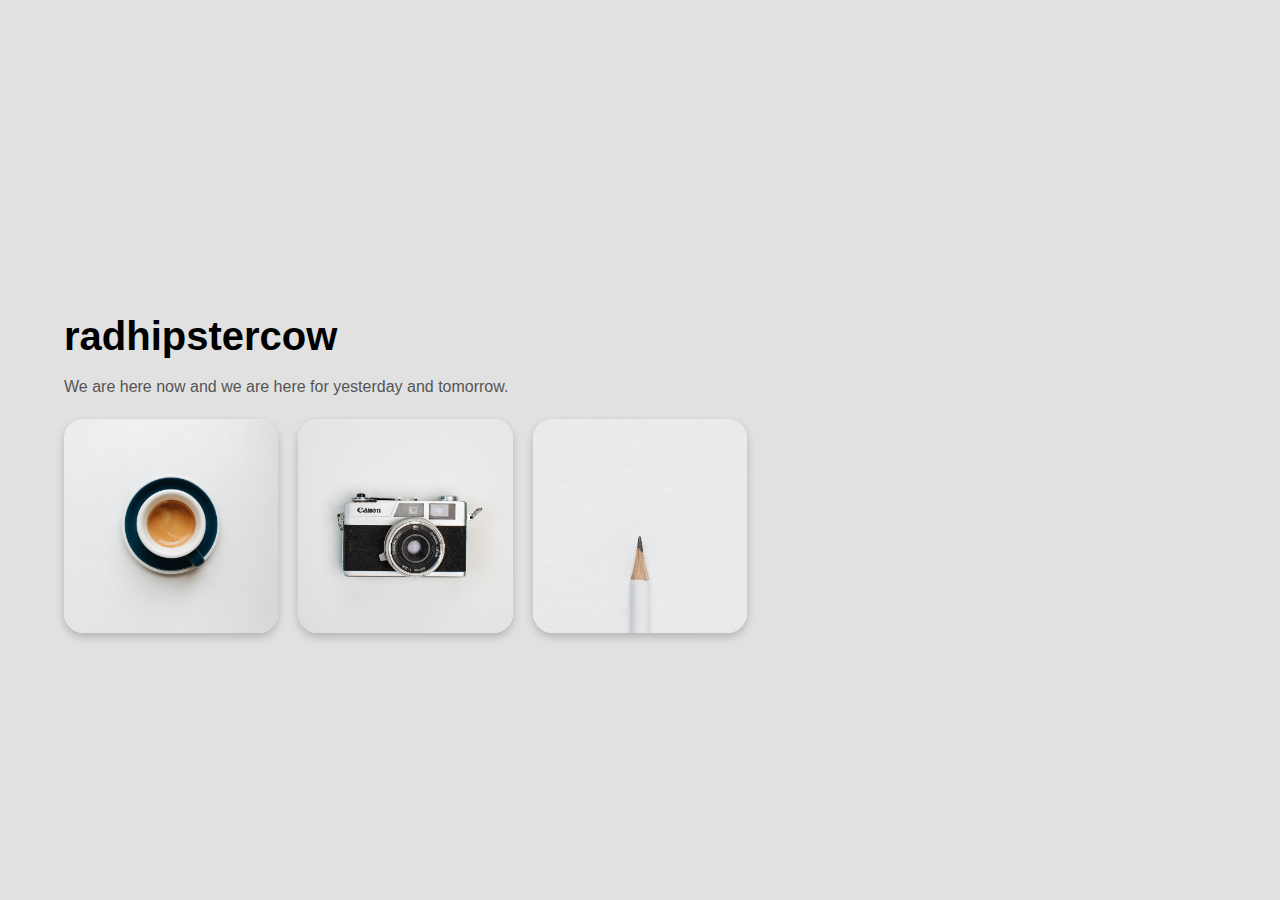
<file: index.html>
<!DOCTYPE html>
<html lang="en">

<head>
    <meta charset="UTF-8">
    <meta name="viewport" content="width=device-width, initial-scale=1.0">
    <title>Cards Design</title>
    <link rel="stylesheet" href="styles.css">
</head>

<body>
    <div class="container">
        <!-- Title and Description Section -->
        <div class="text-content">
            <h1>radhipstercow</h1>
            <p>We are here now and we are here for yesterday and tomorrow.</p>
        </div>
        <div class="card-grid">
            <!-- Card 1 -->
            <a href="coffee.html">
                <div class="card">
                    <div class="card-content">
                        <img src="images/coffee1.jpg" alt="Image 1 Description">
                    </div>
                </div>
            </a>
            <!-- Card 2 -->
            <a href="photography.html">
                <div class="card">
                    <div class="card-content">
                        <img src="images/camera2.jpg" alt="Image 2 Description">
                    </div>
                </div>
            </a>

            <!-- Card 3 -->
            <a href="creating.html">
                <div class="card">
                    <div class="card-content">
                        <img src="images/design.jpg" alt="Image 3 Description">
                    </div>
                </div>
            </a>

            <!-- Additional cards can be added in a similar manner -->
            <!-- ... -->
        </div>
    </div>

    <script src="script.js"></script>
</body>

</html>
</file>
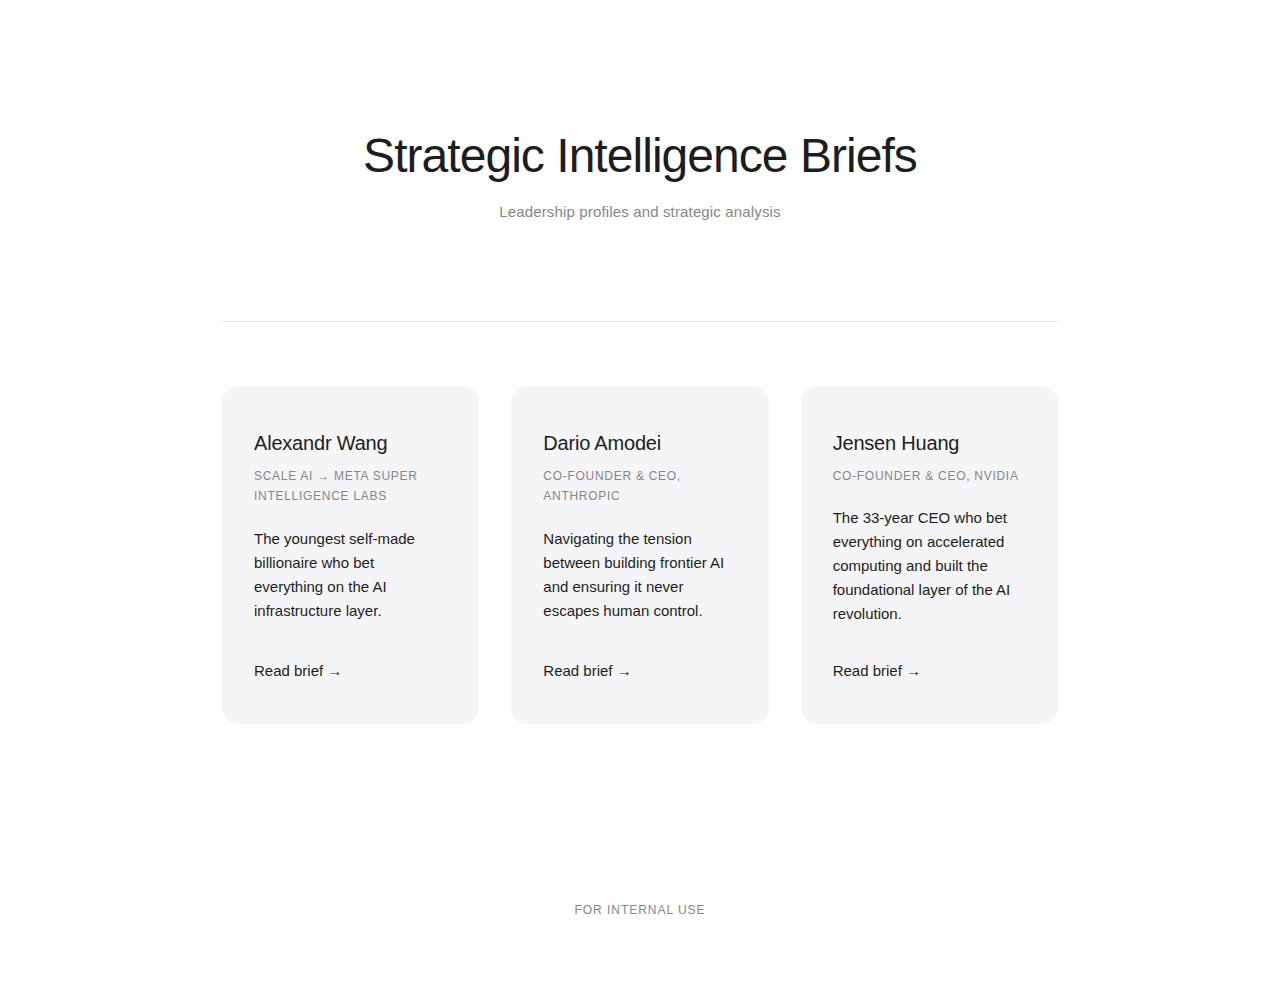
<file: analysis/index.html>
<!DOCTYPE html>
<html lang="en">
<head>
    <meta charset="UTF-8">
    <meta name="viewport" content="width=device-width, initial-scale=1.0">
    <title>Strategic Intelligence Briefs</title>
    <style>
        *, *::before, *::after {
            margin: 0;
            padding: 0;
            box-sizing: border-box;
        }

        body {
            font-family: -apple-system, 'Helvetica Neue', 'Helvetica', sans-serif;
            background: #ffffff;
            color: #1d1d1f;
            line-height: 1.7;
            min-height: 100vh;
            display: flex;
            flex-direction: column;
            -webkit-font-smoothing: antialiased;
            -moz-osx-font-smoothing: grayscale;
        }

        /* Header */
        header {
            padding: 8rem 2rem 6rem;
            text-align: center;
            max-width: 680px;
            margin: 0 auto;
        }

        header h1 {
            font-size: clamp(2rem, 4vw, 3rem);
            font-weight: 300;
            letter-spacing: -0.02em;
            line-height: 1.15;
            color: #1d1d1f;
        }

        header p {
            margin-top: 1rem;
            font-size: 15px;
            color: #86868b;
            font-weight: 400;
            letter-spacing: 0.01em;
        }

        /* Main */
        main {
            flex: 1;
            max-width: 900px;
            width: 100%;
            margin: 0 auto;
            padding: 0 2rem 8rem;
        }

        .divider {
            height: 1px;
            background: #e5e5e5;
            margin-bottom: 4rem;
        }

        /* Grid */
        .grid {
            display: grid;
            grid-template-columns: repeat(3, 1fr);
            gap: 2rem;
        }

        /* Card link */
        a.card {
            display: block;
            text-decoration: none;
            color: inherit;
            background: #f5f5f7;
            border-radius: 16px;
            padding: 2.5rem 2rem;
            transition: opacity 0.3s ease;
            min-height: 220px;
            display: flex;
            flex-direction: column;
        }

        a.card:hover {
            opacity: 0.6;
        }

        .card-name {
            font-size: 1.25rem;
            font-weight: 500;
            letter-spacing: -0.01em;
            margin-bottom: 0.4rem;
            color: #1d1d1f;
        }

        .card-role {
            font-size: 12px;
            text-transform: uppercase;
            letter-spacing: 0.06em;
            color: #86868b;
            font-weight: 400;
            margin-bottom: 1.25rem;
        }

        .card-desc {
            font-size: 15px;
            line-height: 1.6;
            color: #1d1d1f;
            margin-bottom: auto;
        }

        .card-link {
            margin-top: 2rem;
            font-size: 15px;
            color: #1d1d1f;
            font-weight: 400;
            display: inline-flex;
            align-items: center;
            gap: 0.35em;
        }

        /* Placeholder card */
        .card.placeholder {
            background: transparent;
            border: 1px dashed #e5e5e5;
            border-radius: 16px;
            padding: 2.5rem 2rem;
            min-height: 220px;
            display: flex;
            align-items: center;
            justify-content: center;
        }

        .placeholder-text {
            font-size: 15px;
            color: #86868b;
            font-weight: 400;
        }

        /* Footer */
        footer {
            text-align: center;
            padding: 3rem 2rem 4rem;
        }

        footer p {
            font-size: 12px;
            text-transform: uppercase;
            letter-spacing: 0.08em;
            color: #86868b;
            font-weight: 400;
        }

        /* Responsive */
        @media (max-width: 760px) {
            header {
                padding: 5rem 1.5rem 3.5rem;
            }

            main {
                padding: 0 1.5rem 5rem;
            }

            .grid {
                grid-template-columns: 1fr;
                gap: 1.25rem;
            }

            a.card,
            .card.placeholder {
                min-height: auto;
            }
        }
    </style>
</head>
<body>

    <header>
        <h1>Strategic Intelligence Briefs</h1>
        <p>Leadership profiles and strategic analysis</p>
    </header>

    <main>
        <div class="divider"></div>
        <div class="grid">

            <a href="./alexandr-wang/index.html" class="card">
                <div class="card-name">Alexandr Wang</div>
                <div class="card-role">Scale AI &rarr; Meta Super Intelligence Labs</div>
                <div class="card-desc">The youngest self-made billionaire who bet everything on the AI infrastructure layer.</div>
                <span class="card-link">Read brief &rarr;</span>
            </a>

            <a href="./dario-amodei/index.html" class="card">
                <div class="card-name">Dario Amodei</div>
                <div class="card-role">Co-founder & CEO, Anthropic</div>
                <div class="card-desc">Navigating the tension between building frontier AI and ensuring it never escapes human control.</div>
                <span class="card-link">Read brief &rarr;</span>
            </a>

            <a href="./jensen-huang/index.html" class="card">
                <div class="card-name">Jensen Huang</div>
                <div class="card-role">Co-founder & CEO, NVIDIA</div>
                <div class="card-desc">The 33-year CEO who bet everything on accelerated computing and built the foundational layer of the AI revolution.</div>
                <span class="card-link">Read brief &rarr;</span>
            </a>

        </div>
    </main>

    <footer>
        <p>For internal use</p>
    </footer>

</body>
</html>
</file>
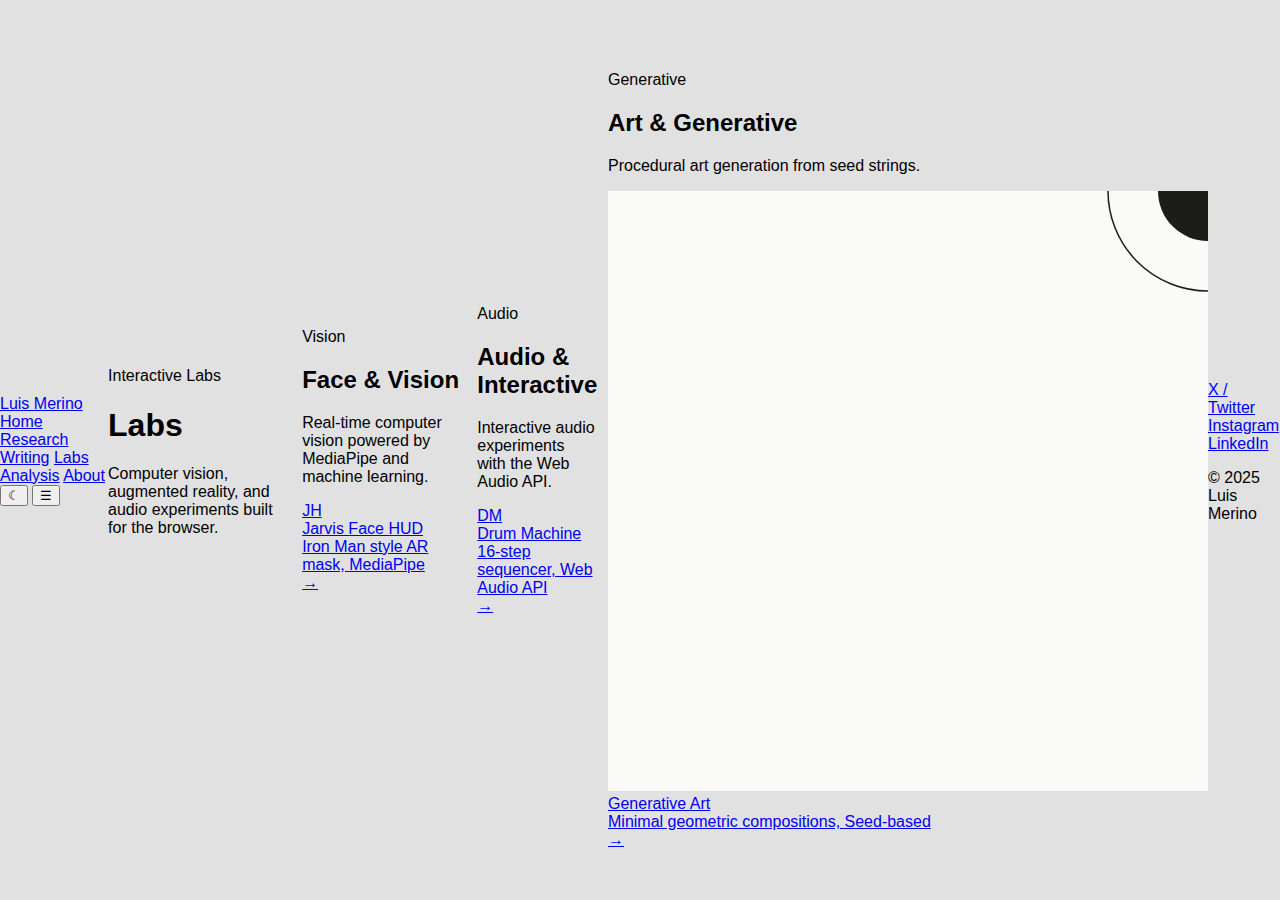
<file: labs/index.html>
<!DOCTYPE html>
<html lang="en">
<head>
    <meta charset="UTF-8">
    <meta name="viewport" content="width=device-width, initial-scale=1.0">
    <title>Labs - Luis Merino</title>
    <link rel="stylesheet" href="../styles.css">
    <link rel="icon" href="../images/art/favicon.svg" type="image/svg+xml">
    <link rel="preconnect" href="https://fonts.googleapis.com">
    <link rel="preconnect" href="https://fonts.gstatic.com" crossorigin>
    <link href="https://fonts.googleapis.com/css2?family=Inter:wght@300;400;500;600&display=swap" rel="stylesheet">
</head>
<body>

    <nav class="nav">
        <div class="nav-inner">
            <a href="/" class="nav-logo">Luis Merino</a>
            <div class="nav-links">
                <a href="../index.html" class="nav-link">Home</a>
                <a href="../index.html#research" class="nav-link">Research</a>
                <a href="../index.html#writing" class="nav-link">Writing</a>
                <a href="./" class="nav-link active">Labs</a>
                <a href="../analysis/" class="nav-link">Analysis</a>
                <a href="../about.html" class="nav-link">About</a>
            </div>
            <div class="nav-actions">
                <button class="nav-theme-toggle" onclick="toggleTheme()" aria-label="Toggle theme">&#9790;</button>
                <button class="nav-mobile-toggle" onclick="toggleMobileMenu()" aria-label="Menu" aria-expanded="false">&#9776;</button>
            </div>
        </div>
    </nav>

    <section class="hero">
        <div class="container">
            <div class="hero-label">
                <span class="hero-label-dot"></span>
                Interactive Labs
            </div>
            <h1 class="hero-title">Labs</h1>
            <p class="hero-subtitle">
                Computer vision, augmented reality, and audio experiments built for the browser.
            </p>
        </div>
    </section>

    <section class="section">
        <div class="container">
            <div class="section-header">
                <div class="section-label"><span class="section-label-dot"></span>Vision</div>
                <h2 class="section-title">Face &amp; Vision</h2>
                <p class="section-desc">Real-time computer vision powered by MediaPipe and machine learning.</p>
            </div>
            <div class="list-grid reveal">
                <a href="jarvis-hud.html" class="list-item">
                    <div class="list-item-icon">JH</div>
                    <div class="list-item-body">
                        <div class="list-item-title">Jarvis Face HUD</div>
                        <div class="list-item-meta">Iron Man style AR mask, MediaPipe</div>
                    </div>
                    <span class="list-item-arrow">&#8594;</span>
                </a>
            </div>
        </div>
    </section>

    <section class="section">
        <div class="container">
            <div class="section-header">
                <div class="section-label"><span class="section-label-dot"></span>Audio</div>
                <h2 class="section-title">Audio &amp; Interactive</h2>
                <p class="section-desc">Interactive audio experiments with the Web Audio API.</p>
            </div>
            <div class="list-grid reveal">
                <a href="drum-machine.html" class="list-item">
                    <div class="list-item-icon">DM</div>
                    <div class="list-item-body">
                        <div class="list-item-title">Drum Machine</div>
                        <div class="list-item-meta">16-step sequencer, Web Audio API</div>
                    </div>
                    <span class="list-item-arrow">&#8594;</span>
                </a>
            </div>
        </div>
    </section>

    <section class="section">
        <div class="container">
            <div class="section-header">
                <div class="section-label"><span class="section-label-dot"></span>Generative</div>
                <h2 class="section-title">Art &amp; Generative</h2>
                <p class="section-desc">Procedural art generation from seed strings.</p>
            </div>
            <div class="list-grid reveal">
                <a href="generative-art.html" class="list-item">
                    <div class="list-item-icon"><img src="../images/art/demo-generative-art.svg" alt=""></div>
                    <div class="list-item-body">
                        <div class="list-item-title">Generative Art</div>
                        <div class="list-item-meta">Minimal geometric compositions, Seed-based</div>
                    </div>
                    <span class="list-item-arrow">&#8594;</span>
                </a>
            </div>
        </div>
    </section>

    <footer class="footer">
        <div class="container">
            <div class="footer-inner">
                <div class="footer-links">
                    <a href="https://x.com/HipsterCow" target="_blank" rel="noopener" class="footer-link">X / Twitter</a>
                    <a href="#" class="footer-link">Instagram</a>
                    <a href="#" class="footer-link">LinkedIn</a>
                </div>
                <p class="footer-copy">&copy; 2025 Luis Merino</p>
            </div>
        </div>
    </footer>

    <script src="../script.js"></script>
</body>
</html>
</file>
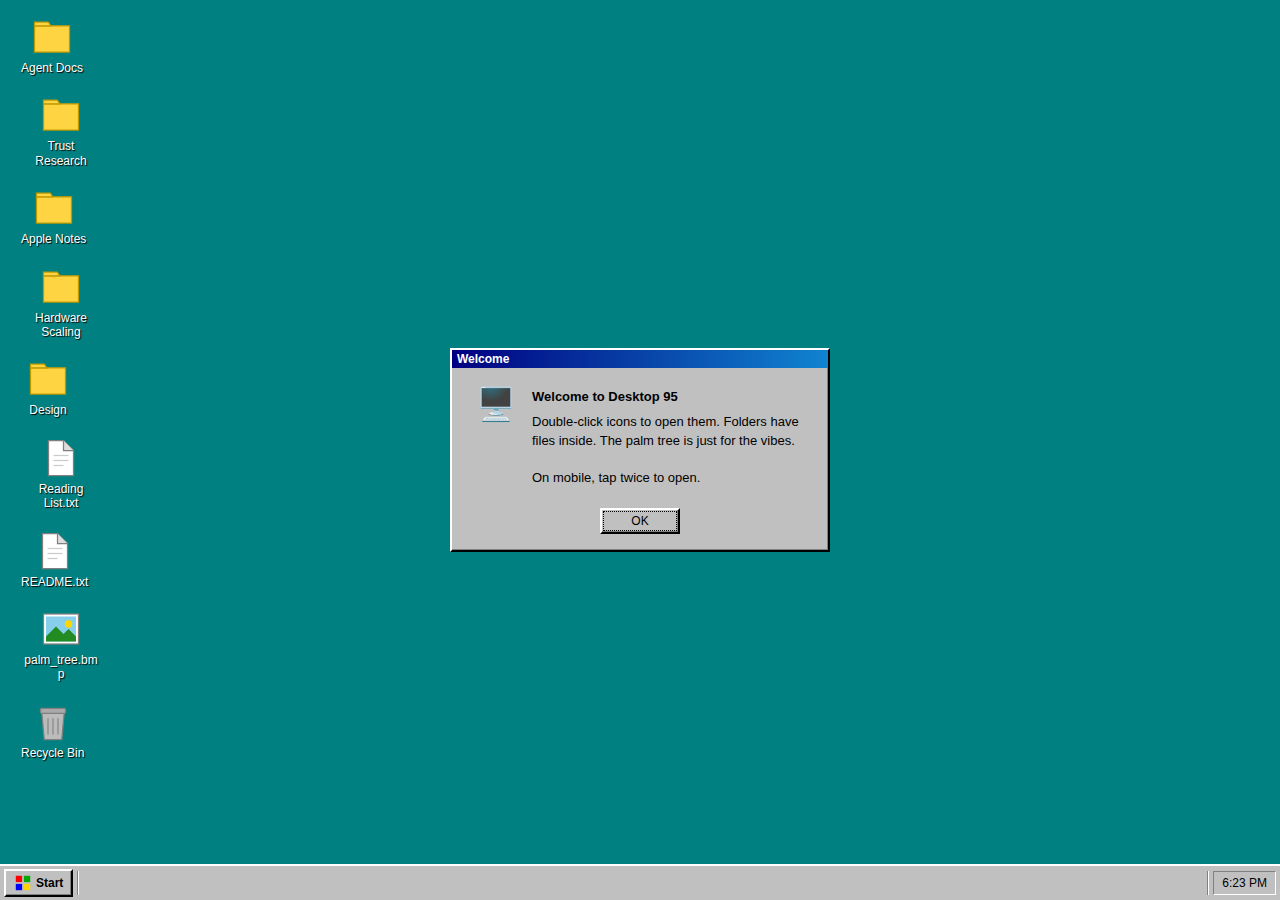
<file: library/index.html>
<!DOCTYPE html>
<html lang="en">
<head>
    <meta charset="UTF-8">
    <meta name="viewport" content="width=device-width, initial-scale=1.0, maximum-scale=1.0, user-scalable=no">
    <title>Desktop 95</title>
    <link rel="stylesheet" href="styles.css">
    <link rel="icon" type="image/svg+xml" href="favicon.svg">
    <link rel="apple-touch-icon" href="apple-touch-icon.png">
    <meta name="apple-mobile-web-app-capable" content="yes">
    <meta name="apple-mobile-web-app-title" content="Desktop 95">
    <meta name="apple-mobile-web-app-status-bar-style" content="black">
</head>
<body>

<!-- ======== DESKTOP ======== -->
<div id="desktop">
    <div class="desktop-icons">

        <div class="desktop-icon" data-action="open-folder" data-target="agent-docs">
            <svg viewBox="0 0 32 32" class="icon-img"><path d="M2 7h28v21H2z" fill="#FFD442" stroke="#BF9900" stroke-width="1"/><path d="M2 4h11l2 3H2z" fill="#FFD442" stroke="#BF9900" stroke-width="1"/></svg>
            <span class="icon-label">Agent Docs</span>
        </div>

        <div class="desktop-icon" data-action="open-folder" data-target="trust-research">
            <svg viewBox="0 0 32 32" class="icon-img"><path d="M2 7h28v21H2z" fill="#FFD442" stroke="#BF9900" stroke-width="1"/><path d="M2 4h11l2 3H2z" fill="#FFD442" stroke="#BF9900" stroke-width="1"/></svg>
            <span class="icon-label">Trust Research</span>
        </div>

        <div class="desktop-icon" data-action="open-folder" data-target="apple-notes">
            <svg viewBox="0 0 32 32" class="icon-img"><path d="M2 7h28v21H2z" fill="#FFD442" stroke="#BF9900" stroke-width="1"/><path d="M2 4h11l2 3H2z" fill="#FFD442" stroke="#BF9900" stroke-width="1"/></svg>
            <span class="icon-label">Apple Notes</span>
        </div>

        <div class="desktop-icon" data-action="open-folder" data-target="hardware-scaling">
            <svg viewBox="0 0 32 32" class="icon-img"><path d="M2 7h28v21H2z" fill="#FFD442" stroke="#BF9900" stroke-width="1"/><path d="M2 4h11l2 3H2z" fill="#FFD442" stroke="#BF9900" stroke-width="1"/></svg>
            <span class="icon-label">Hardware Scaling</span>
        </div>

        <div class="desktop-icon" data-action="open-folder" data-target="design">
            <svg viewBox="0 0 32 32" class="icon-img"><path d="M2 7h28v21H2z" fill="#FFD442" stroke="#BF9900" stroke-width="1"/><path d="M2 4h11l2 3H2z" fill="#FFD442" stroke="#BF9900" stroke-width="1"/></svg>
            <span class="icon-label">Design</span>
        </div>

        <div class="desktop-icon" data-action="open-file" data-target="reading-list">
            <svg viewBox="0 0 32 32" class="icon-img"><path d="M6 2h12l8 8v20H6z" fill="#fff" stroke="#808080" stroke-width="1"/><path d="M18 2v8h8" fill="#ddd" stroke="#808080" stroke-width="1"/><line x1="10" y1="14" x2="22" y2="14" stroke="#ccc"/><line x1="10" y1="18" x2="22" y2="18" stroke="#ccc"/><line x1="10" y1="22" x2="18" y2="22" stroke="#ccc"/></svg>
            <span class="icon-label">Reading List.txt</span>
        </div>

        <div class="desktop-icon" data-action="open-file" data-target="readme">
            <svg viewBox="0 0 32 32" class="icon-img"><path d="M6 2h12l8 8v20H6z" fill="#fff" stroke="#808080" stroke-width="1"/><path d="M18 2v8h8" fill="#ddd" stroke="#808080" stroke-width="1"/><line x1="10" y1="14" x2="22" y2="14" stroke="#ccc"/><line x1="10" y1="18" x2="22" y2="18" stroke="#ccc"/><line x1="10" y1="22" x2="18" y2="22" stroke="#ccc"/></svg>
            <span class="icon-label">README.txt</span>
        </div>

        <div class="desktop-icon" data-action="open-image" data-target="vaporwave">
            <svg viewBox="0 0 32 32" class="icon-img"><rect x="2" y="4" width="28" height="24" fill="#fff" stroke="#808080" stroke-width="1"/><rect x="4" y="6" width="24" height="20" fill="#87CEEB"/><circle cx="22" cy="12" r="3" fill="#FFD700"/><path d="M4 22L12 14L18 20L22 16L28 22V26H4z" fill="#228B22"/></svg>
            <span class="icon-label">palm_tree.bmp</span>
        </div>

        <div class="desktop-icon" data-action="open-file" data-target="recycle">
            <svg viewBox="0 0 32 32" class="icon-img"><path d="M7 8h18l-2 22H9z" fill="#bbb" stroke="#808080" stroke-width="1"/><rect x="6" y="5" width="20" height="4" rx="1" fill="#aaa" stroke="#808080" stroke-width="1"/><line x1="12" y1="13" x2="12" y2="26" stroke="#888"/><line x1="16" y1="13" x2="16" y2="26" stroke="#888"/><line x1="20" y1="13" x2="20" y2="26" stroke="#888"/></svg>
            <span class="icon-label">Recycle Bin</span>
        </div>

    </div>
</div>

<!-- ======== TASKBAR ======== -->
<div id="taskbar">
    <button id="start-btn">
        <svg viewBox="0 0 20 20" width="18" height="18">
            <rect x="2" y="2" width="7" height="7" fill="#FF0000"/>
            <rect x="11" y="2" width="7" height="7" fill="#00AA00"/>
            <rect x="2" y="11" width="7" height="7" fill="#0000FF"/>
            <rect x="11" y="11" width="7" height="7" fill="#FFD400"/>
        </svg>
        Start
    </button>
    <div class="taskbar-divider"></div>
    <div id="taskbar-windows"></div>
    <div class="taskbar-divider"></div>
    <div id="tray">
        <span id="clock"></span>
    </div>
</div>

<!-- ======== START MENU ======== -->
<div id="start-menu">
    <div class="start-sidebar"><span>Desktop 95</span></div>
    <div class="start-items">
        <div class="start-item" data-action="docs"><span class="si-icon">📁</span> Agent Docs</div>
        <div class="start-item" data-action="trust"><span class="si-icon">📁</span> Trust Research</div>
        <div class="start-item" data-action="apple"><span class="si-icon">📁</span> Apple Notes</div>
        <div class="start-item" data-action="hardware"><span class="si-icon">📁</span> Hardware Scaling</div>
        <div class="start-item" data-action="design"><span class="si-icon">📁</span> Design</div>
        <div class="start-item" data-action="reading"><span class="si-icon">📄</span> Reading List</div>
        <div class="start-item" data-action="readme"><span class="si-icon">📄</span> README</div>
        <div class="start-item" data-action="image"><span class="si-icon">🌴</span> Palm Tree</div>
        <div class="start-divider"></div>
        <div class="start-item" data-action="about"><span class="si-icon">❓</span> About</div>
        <div class="start-divider"></div>
        <div class="start-item" data-action="shutdown"><span class="si-icon">🔌</span> Shut Down...</div>
    </div>
</div>

<!-- ======== HIDDEN CONTENT ======== -->
<div style="display:none">

<!-- README -->
<div id="content-readme" data-title="README">
<div class="notepad-body">
<h2>Desktop 95</h2>
<p>Welcome. This is a collection of articles, images, and whatever else ends up here.</p>
<p>Folders so far:</p>
<ul>
    <li><strong>Agent Docs</strong>. Articles on AI agents, the Claude SDK, and the history of agent research.</li>
    <li><strong>Trust Research</strong>. The state of human-machine trust calibration.</li>
    <li><strong>Apple Notes</strong>. John Ternus, the Apple Silicon transition, and operations as strategy. A reading curriculum for hardware product scaling.</li>
    <li><strong>Hardware Scaling</strong>. The vocabulary and discipline of shipping hardware: NPI phase gates, vertical integration, supply chain, DFM.</li>
    <li><strong>Design</strong>. Notes on industrial design, becoming a student of Jony Ive, and the lineage of designers worth studying.</li>
</ul>
<p>The <strong>Reading List</strong> on the desktop is the curated list of books, podcasts, and newsletters that everything here was built from.</p>
<p>Double-click icons to open them. You can have multiple windows open, drag them around, and minimize them to the taskbar. On mobile, tap twice to open.</p>
</div>
</div>

<!-- RECYCLE BIN -->
<div id="content-recycle" data-title="Recycle Bin">
<div class="notepad-body" style="display:flex;align-items:center;justify-content:center;min-height:200px;color:#808080;">
<p style="text-align:center;font-style:italic;">The Recycle Bin is empty.</p>
</div>
</div>

<!-- VAPORWAVE PALM TREE -->
<div id="content-vaporwave" data-title="palm_tree.bmp">
<svg viewBox="0 0 400 300" xmlns="http://www.w3.org/2000/svg" preserveAspectRatio="xMidYMid meet">
  <defs>
    <linearGradient id="vw-sky" x1="0" y1="0" x2="0" y2="1">
      <stop offset="0%" stop-color="#1a0533"/>
      <stop offset="25%" stop-color="#6b2fa0"/>
      <stop offset="48%" stop-color="#e84393"/>
      <stop offset="62%" stop-color="#fd79a8"/>
      <stop offset="78%" stop-color="#fdcb6e"/>
      <stop offset="100%" stop-color="#ffeaa7"/>
    </linearGradient>
    <linearGradient id="vw-sun" x1="0" y1="0" x2="0" y2="1">
      <stop offset="0%" stop-color="#ffeaa7"/>
      <stop offset="100%" stop-color="#e84393"/>
    </linearGradient>
    <linearGradient id="vw-gnd" x1="0" y1="0" x2="0" y2="1">
      <stop offset="0%" stop-color="#2d1b69"/>
      <stop offset="100%" stop-color="#0a0520"/>
    </linearGradient>
    <mask id="vw-sm">
      <rect width="400" height="300" fill="white"/>
      <rect y="123" width="400" height="3" fill="black"/>
      <rect y="131" width="400" height="4" fill="black"/>
      <rect y="140" width="400" height="5" fill="black"/>
      <rect y="151" width="400" height="7" fill="black"/>
      <rect y="164" width="400" height="10" fill="black"/>
    </mask>
  </defs>
  <rect width="400" height="185" fill="url(#vw-sky)"/>
  <circle cx="200" cy="148" r="44" fill="url(#vw-sun)" mask="url(#vw-sm)"/>
  <circle cx="55" cy="28" r="1" fill="#fff" opacity=".6"/>
  <circle cx="125" cy="14" r=".8" fill="#fff" opacity=".5"/>
  <circle cx="310" cy="22" r="1" fill="#fff" opacity=".7"/>
  <circle cx="365" cy="48" r=".8" fill="#fff" opacity=".4"/>
  <circle cx="85" cy="58" r=".7" fill="#fff" opacity=".5"/>
  <circle cx="248" cy="18" r="1" fill="#fff" opacity=".6"/>
  <circle cx="178" cy="38" r=".6" fill="#fff" opacity=".4"/>
  <circle cx="30" cy="70" r=".7" fill="#fff" opacity=".3"/>
  <circle cx="350" cy="10" r=".9" fill="#fff" opacity=".5"/>
  <rect y="180" width="400" height="120" fill="url(#vw-gnd)"/>
  <line x1="0" y1="193" x2="400" y2="193" stroke="#e84393" stroke-width=".5" opacity=".4"/>
  <line x1="0" y1="208" x2="400" y2="208" stroke="#e84393" stroke-width=".5" opacity=".35"/>
  <line x1="0" y1="226" x2="400" y2="226" stroke="#e84393" stroke-width=".5" opacity=".3"/>
  <line x1="0" y1="248" x2="400" y2="248" stroke="#e84393" stroke-width=".5" opacity=".25"/>
  <line x1="0" y1="275" x2="400" y2="275" stroke="#e84393" stroke-width=".5" opacity=".2"/>
  <line x1="200" y1="180" x2="200" y2="300" stroke="#01cdfe" stroke-width=".5" opacity=".5"/>
  <line x1="200" y1="180" x2="140" y2="300" stroke="#01cdfe" stroke-width=".5" opacity=".4"/>
  <line x1="200" y1="180" x2="260" y2="300" stroke="#01cdfe" stroke-width=".5" opacity=".4"/>
  <line x1="200" y1="180" x2="80" y2="300" stroke="#01cdfe" stroke-width=".5" opacity=".3"/>
  <line x1="200" y1="180" x2="320" y2="300" stroke="#01cdfe" stroke-width=".5" opacity=".3"/>
  <line x1="200" y1="180" x2="0" y2="300" stroke="#01cdfe" stroke-width=".5" opacity=".2"/>
  <line x1="200" y1="180" x2="400" y2="300" stroke="#01cdfe" stroke-width=".5" opacity=".2"/>
  <line x1="200" y1="180" x2="-80" y2="300" stroke="#01cdfe" stroke-width=".5" opacity=".12"/>
  <line x1="200" y1="180" x2="480" y2="300" stroke="#01cdfe" stroke-width=".5" opacity=".12"/>
  <path d="M300 180C297 148,290 108,295 62" stroke="#150822" stroke-width="7" fill="none" stroke-linecap="round"/>
  <path d="M295 62C325 42,362 38,378 58" stroke="#150822" stroke-width="3" fill="none" stroke-linecap="round"/>
  <path d="M295 62C320 28,358 12,372 28" stroke="#150822" stroke-width="2.5" fill="none" stroke-linecap="round"/>
  <path d="M295 62C312 32,342 4,358 8" stroke="#150822" stroke-width="2" fill="none" stroke-linecap="round"/>
  <path d="M295 62C275 32,242 22,222 38" stroke="#150822" stroke-width="3" fill="none" stroke-linecap="round"/>
  <path d="M295 62C270 28,238 8,218 14" stroke="#150822" stroke-width="2.5" fill="none" stroke-linecap="round"/>
  <path d="M295 62C280 38,258 4,242 2" stroke="#150822" stroke-width="2" fill="none" stroke-linecap="round"/>
  <path d="M295 62C298 38,296 12,302 0" stroke="#150822" stroke-width="2" fill="none" stroke-linecap="round"/>
  <text x="200" y="296" text-anchor="middle" font-family="'Segoe UI',sans-serif" font-size="8" fill="#e84393" opacity=".4">D E S K T O P  9 5</text>
</svg>
</div>

<!-- ============================================================ -->
<!-- ARTICLE 1: WHAT ARE AGENTS                                    -->
<!-- ============================================================ -->
<div id="content-what-are-agents" data-title="What Are Agents">
<div class="notepad-body">

<h2>What Makes an Agent an Agent</h2>
<p>Wooldridge and Jennings defined the properties of an intelligent agent in their 1995 survey: autonomy, reactivity, pro-activeness, and social ability. Thirty years later, those properties still hold. But the implementation looks nothing like what they imagined.</p>
<p>A chatbot generates text. You give it a prompt, it gives you a response, and the interaction ends. An agent does something different. It has <strong>tools</strong>, which are functions it can call to interact with the outside world. Read a file. Run a shell command. Search the web. Create a pull request. Query a database. The agent calls a tool, reads the result, decides what to do next, and repeats until the task is done.</p>
<p>That loop is the defining feature. The model reasons, acts, observes the outcome, and reasons again. Without it, you have a chatbot. With it, you have an agent.</p>

<h2>The ReAct Loop</h2>
<p>Yao et al. formalized this pattern in their 2022 paper "ReAct: Synergizing Reasoning and Acting in Language Models." The name combines Reasoning and Acting. The structure is simple:</p>

<div class="svg-diagram">
<svg viewBox="0 0 310 295" style="max-width:310px" xmlns="http://www.w3.org/2000/svg">
  <defs><marker id="a1" viewBox="0 0 10 10" refX="9" refY="5" markerWidth="6" markerHeight="6" orient="auto-start-reverse"><path d="M0 0L10 5L0 10z" fill="#999"/></marker></defs>
  <style>text{font-family:-apple-system,'Segoe UI',sans-serif}.bx{fill:#f0f0f0;stroke:#ccc;rx:6}.bh{fill:#e8ecf8;stroke:#b8bcd8;rx:6}.lb{font-size:13px;fill:#333;text-anchor:middle;font-weight:600}.sl{font-size:10px;fill:#999;text-anchor:middle}.cn{stroke:#999;stroke-width:1.5;fill:none;marker-end:url(#a1)}</style>
  <rect class="bx" x="55" y="5" width="170" height="32"/>
  <text class="lb" x="140" y="26">User Prompt</text>
  <line class="cn" x1="140" y1="37" x2="140" y2="57"/>
  <rect class="bh" x="55" y="60" width="170" height="32"/>
  <text class="lb" x="140" y="81">Think</text>
  <line class="cn" x1="140" y1="92" x2="140" y2="112"/>
  <rect class="bh" x="55" y="115" width="170" height="32"/>
  <text class="lb" x="140" y="136">Act</text>
  <text class="sl" x="140" y="158">calls a tool</text>
  <line class="cn" x1="140" y1="162" x2="140" y2="180"/>
  <rect class="bh" x="55" y="183" width="170" height="32"/>
  <text class="lb" x="140" y="204">Observe</text>
  <text class="sl" x="140" y="226">reads the result</text>
  <path class="cn" d="M225,199 L258,199 L258,76 L227,76"/>
  <text class="sl" x="268" y="142" text-anchor="start">repeat</text>
  <line class="cn" x1="140" y1="230" x2="140" y2="252"/>
  <rect class="bx" x="55" y="255" width="170" height="32"/>
  <text class="lb" x="140" y="276">Final Response</text>
</svg>
</div>

<p>Each cycle through the loop is called a "turn." The number of turns varies with the task. A simple question might take 3 turns: search, read, summarize. A complex feature implementation might take 500: read code, write code, run tests, see failures, fix the failures, commit, push. A chatbot always takes exactly one turn. The agent's ability to take many is what gives it the capacity to handle work that requires sustained effort.</p>

<h2>Tools</h2>
<p>A <strong>tool</strong> is a function the agent can call. The term is specific. It refers to a discrete capability with a defined input and output that the agent invokes during its reasoning loop. Some common examples:</p>
<ul>
    <li><strong>Read</strong> reads a file from disk</li>
    <li><strong>Edit</strong> modifies a file with a precise diff</li>
    <li><strong>Bash</strong> runs a shell command</li>
    <li><strong>Grep</strong> searches for patterns across a codebase</li>
    <li><strong>WebSearch</strong> queries a search engine</li>
    <li><strong>WebFetch</strong> loads and parses a web page</li>
</ul>
<p>The agent sees a list of available tools and their descriptions at the start of a session. When it decides to use one, it formats the input as structured JSON. A separate runtime executes the tool and returns the output into the conversation context. The model never runs code directly. This separation between reasoning and execution is a deliberate design choice that makes the system easier to control and audit.</p>

<h2>Permissions</h2>
<p>Because agents act on the real world, they need constraints. Reading a file is low-risk. Deleting one is not. Running arbitrary shell commands sits somewhere in between, depending on the command.</p>
<p>Most agent frameworks implement a <strong>permission system</strong> that determines which tools the agent can use, under what conditions, and whether human approval is required. Some tools get auto-approved. Others require explicit confirmation before each use. The specifics vary by framework, but the principle is consistent: the agent's autonomy should be proportional to the risk of the action it wants to take.</p>

<h2>Context and Memory</h2>
<p>Every agent operates within a <strong>context window</strong>, the same token limit that constrains any LLM conversation. Every tool call, every result, every piece of reasoning takes up space. Long-running agents can exhaust this limit, which is why most frameworks support <strong>compaction</strong>, a process where older parts of the conversation are summarized to free up room for new information.</p>
<p>Some agents also maintain <strong>persistent memory</strong> that survives across sessions. This might be a JSON file on disk, a database, or a structured memory system with different scopes (per-user, per-project, global). The distinction matters: context is what the agent knows during a single conversation, memory is what it retains between conversations.</p>

<h2>Multi-Agent Systems</h2>
<p>Complex tasks sometimes benefit from multiple agents working together. A coordinator agent decides what needs to happen and spawns specialized <strong>subagents</strong> to handle parts of the work. Each subagent gets its own context, its own tool set, and its own focus. Results flow back to the coordinator for synthesis.</p>
<p>This pattern has roots in the multi-agent systems research of the 1990s and 2000s, particularly the FIPA standards for inter-agent communication. The modern version is simpler. Subagents are typically defined by a system prompt, a list of allowed tools, and optionally a different model. They run in isolation and return a single result.</p>
<p>The practical benefit is separation of concerns. A code review task might spawn a security reviewer and a performance reviewer in parallel. Each one stays focused on its own domain without the conversation getting muddled.</p>

<h2>Frameworks</h2>
<p>There are several ways to build agents today. The choice depends on how much control you need over the agent loop and how tightly the agent integrates with your existing systems.</p>
<ul>
    <li><strong>Claude Agent SDK</strong> (Anthropic) provides the same agent loop and tools that power Claude Code, exposed as a Python and TypeScript library. Built-in session management and permission controls.</li>
    <li><strong>LangChain / LangGraph</strong> is the most widely adopted open-source framework. It supports multiple LLMs and has a large ecosystem of integrations.</li>
    <li><strong>OpenAI Agents SDK</strong> provides GPT-powered agents with structured tool use and inter-agent handoffs.</li>
    <li><strong>CrewAI</strong> focuses on multi-agent workflows where each agent has a defined role.</li>
    <li><strong>Custom wrappers</strong> are what many teams build when they want minimal dependencies. You call an LLM's CLI or API as a subprocess, parse the output, and manage the loop yourself.</li>
</ul>
<p>None of these is universally best. The right choice depends on your constraints.</p>

<div class="takeaways">
    <h3>Takeaways</h3>
    <ul>
        <li>An agent is an LLM with tools and a reasoning loop (ReAct pattern, Yao et al. 2022)</li>
        <li>Tools are discrete functions: file I/O, shell commands, web access, API calls</li>
        <li>Permissions control which tools the agent can use and when</li>
        <li>Context is per-session, memory is persistent across sessions</li>
        <li>Subagents split complex tasks across specialized workers</li>
    </ul>
</div>
</div>
</div>

<!-- ============================================================ -->
<!-- ARTICLE 2: CLAUDE ECOSYSTEM                                   -->
<!-- ============================================================ -->
<div id="content-claude-ecosystem" data-title="Claude & the SDK">
<div class="notepad-body">

<h2>Anthropic's Agent Stack</h2>
<p>Anthropic ships three things that matter for building agents: the <strong>Claude model</strong> (the LLM itself), <strong>Claude Code</strong> (an interactive agent product), and the <strong>Claude Agent SDK</strong> (a library for building your own agents in Python or TypeScript). A fourth piece, <strong>MCP</strong> (Model Context Protocol), is an open standard that lets agents connect to external tools. These pieces layer on top of each other.</p>

<div class="svg-diagram">
<svg viewBox="0 0 380 270" style="max-width:380px" xmlns="http://www.w3.org/2000/svg">
  <defs><marker id="a2" viewBox="0 0 10 10" refX="9" refY="5" markerWidth="6" markerHeight="6" orient="auto-start-reverse"><path d="M0 0L10 5L0 10z" fill="#999"/></marker></defs>
  <style>text{font-family:-apple-system,'Segoe UI',sans-serif}.bx2{fill:#f0f0f0;stroke:#ccc;rx:6}.lb2{font-size:12px;fill:#333;text-anchor:middle;font-weight:600}.sl2{font-size:10px;fill:#888;text-anchor:middle}.cn2{stroke:#999;stroke-width:1.5;fill:none;marker-end:url(#a2)}.mc{fill:#fff3e0;stroke:#e0c080;rx:5}</style>
  <rect class="bx2" x="50" y="5" width="200" height="40"/>
  <text class="lb2" x="150" y="22">Your Application</text>
  <text class="sl2" x="150" y="36">Slack bot, CI pipeline, custom tool</text>
  <line class="cn2" x1="150" y1="45" x2="150" y2="62"/>
  <rect class="bx2" x="50" y="65" width="200" height="40"/>
  <text class="lb2" x="150" y="82">Claude Agent SDK</text>
  <text class="sl2" x="150" y="96">Python / TypeScript library</text>
  <line class="cn2" x1="150" y1="105" x2="150" y2="122"/>
  <rect class="bx2" x="50" y="125" width="200" height="40"/>
  <text class="lb2" x="150" y="142">Claude Code</text>
  <text class="sl2" x="150" y="156">CLI / Desktop / Web / IDE</text>
  <line class="cn2" x1="150" y1="165" x2="150" y2="182"/>
  <rect class="bx2" x="50" y="185" width="200" height="48"/>
  <text class="lb2" x="150" y="206">Claude</text>
  <text class="sl2" x="150" y="224">Opus · Sonnet · Haiku</text>
  <rect class="mc" x="280" y="70" width="70" height="30" rx="5"/>
  <text class="lb2" x="315" y="90">MCP</text>
  <line class="cn2" x1="280" y1="85" x2="252" y2="85"/>
  <text class="sl2" x="315" y="115">external tools</text>
  <text class="sl2" x="315" y="127">&amp; data</text>
</svg>
</div>

<h2>The Model</h2>
<p>Claude is the large language model. The current generation has three sizes: <strong>Opus</strong> (the most capable and most expensive), <strong>Sonnet</strong> (balanced between capability and speed), and <strong>Haiku</strong> (fast, lightweight, cheap). All three support tool use, which means they can generate structured requests to call external functions as part of their response.</p>
<p>You access Claude through the Anthropic API. You send messages, the model generates responses. If you include tool definitions in the request, Claude can produce "tool use" blocks alongside its text. Your code executes the tool and sends the result back. That exchange, repeated in a loop, is how agents work. But managing that loop yourself is tedious. That's where the SDK comes in.</p>

<h2>Claude Code</h2>
<p>Claude Code is the product most people interact with directly. It runs as a CLI (<code>claude</code> command), a VS Code extension, a JetBrains plugin, a desktop app, or through the web. It comes with a built-in set of tools: Read, Edit, Write, Bash, Glob, Grep, WebSearch, WebFetch, and several others. It manages its own agent loop, permission system, and session persistence.</p>
<p>For automation, Claude Code has a headless mode. You pass a prompt via <code>-p</code> and get structured output back:</p>
<pre><code>claude -p "Fix the login bug in auth.ts" \
    --output-format stream-json \
    --max-turns 50</code></pre>
<p>This is how many custom agents call Claude. You spawn the CLI as a subprocess, parse the JSON stream, and extract the results. It works well for systems where you want the full agent capability without managing the loop yourself.</p>

<h2>The Agent SDK</h2>
<p>The Agent SDK gives you the same agent loop and tools as Claude Code, exposed as a Python or TypeScript library. You import it, configure your tools and permissions, pass a prompt, and receive a stream of messages as Claude works through the task.</p>
<pre><code>from claude_agent_sdk import query, ClaudeAgentOptions

async for message in query(
    prompt="Find all TODO comments and create issues",
    options=ClaudeAgentOptions(
        allowed_tools=["Read", "Glob", "Grep", "Bash"],
        max_turns=50
    )
):
    print(message)</code></pre>
<p>The SDK handles tool execution for you. You declare which tools are available, Claude decides when to call them, and the SDK executes the call and feeds the result back into the conversation. You never write the tool loop manually.</p>

<h3>Sessions</h3>
<p>Every conversation is persisted as a <strong>session</strong> on disk (JSONL files at <code>~/.claude/projects/</code>). You can resume a session later with full context, which means the agent picks up where it left off with complete memory of what it did and found. This is useful for long-running tasks and for maintaining conversation continuity across multiple interactions.</p>

<h3>Subagents</h3>
<p>The SDK supports spawning <strong>subagents</strong> for subtasks. You define named agents with their own system prompts, tool access, and model preferences. Each subagent runs in isolation with its own context. They can run in parallel, and their results return to the parent as a single message. This keeps the parent context clean and prevents different subtasks from interfering with each other.</p>

<h3>Hooks</h3>
<p><strong>Hooks</strong> are callbacks that fire at specific points in the agent loop: before a tool executes, after it returns, when a subagent starts or stops, before context compaction. They give you control over the agent's behavior without modifying the loop itself. Typical uses include audit logging, blocking writes to production paths, injecting extra context, and forwarding status updates to external systems.</p>

<h2>Model Context Protocol</h2>
<p><strong>MCP</strong> is an open standard for connecting agents to external tools and data sources. An MCP server exposes a set of tools (like "list GitHub issues" or "query a database"), and any MCP-compatible agent can discover and call them. The naming convention follows the pattern <code>mcp__&lt;server&gt;__&lt;tool&gt;</code>.</p>
<p>Three transport methods are supported:</p>
<ul>
    <li><strong>Stdio</strong> for local processes. The agent spawns the MCP server as a child process and communicates over stdin/stdout.</li>
    <li><strong>HTTP/SSE</strong> for remote servers. The agent connects over HTTP with server-sent events for streaming.</li>
    <li><strong>In-process</strong> for tools defined directly in your application code.</li>
</ul>
<p>MCP tools require explicit permission, the same as built-in tools. You can allow all tools from a server with a wildcard (<code>mcp__github__*</code>) or grant access individually.</p>

<h2>The Permission Model</h2>
<p>The SDK evaluates permissions in a specific order, and each layer can override the ones below it:</p>
<ol>
    <li><strong>Hooks</strong> can block or modify any tool call before execution</li>
    <li><strong>Deny rules</strong> always block, regardless of other settings</li>
    <li><strong>Permission mode</strong> sets the global default (prompt user, auto-deny, auto-approve)</li>
    <li><strong>Allow rules</strong> pre-approve specific tools</li>
</ol>
<p>This layered design lets you set restrictive defaults and selectively open things up, or set permissive defaults and block the dangerous operations with deny rules and hooks. Most production agents use a combination.</p>

<h2>Choosing Between the SDK and the CLI</h2>
<p>The SDK and CLI access the same underlying agent. The choice depends on what you need. The CLI is well-suited for interactive use, one-off scripts, and automations where you want to call Claude as a subprocess and parse the output. The SDK is better when you need programmatic control over sessions, custom tool definitions, hook-based interception, or tight integration with an existing application.</p>
<p>Many teams start with the CLI and move to the SDK as their requirements grow. Both approaches are valid, and the concepts transfer directly between them.</p>

<div class="takeaways">
    <h3>Takeaways</h3>
    <ul>
        <li>Claude is the model, Claude Code is the product, the Agent SDK is the library</li>
        <li>Claude Code headless mode (<code>-p</code> flag) is how many custom agents call Claude</li>
        <li>The SDK manages the tool loop, sessions, permissions, and hooks</li>
        <li>MCP connects agents to external tools via a standard protocol (stdio, HTTP/SSE, in-process)</li>
        <li>Permissions are layered: hooks > deny rules > permission mode > allow rules</li>
    </ul>
</div>
</div>
</div>

<!-- ============================================================ -->
<!-- ARTICLE 3: HISTORY OF AI AGENTS                               -->
<!-- ============================================================ -->
<div id="content-agent-history" data-title="History of Agents">
<div class="notepad-body">

<h2>Nearly 70 Years of Agent Research</h2>
<p>The concept of an autonomous software agent predates most of the technology we associate with AI today. What we now call "AI agents" draws on work from automated planning, behavior-based robotics, multi-agent coordination, reinforcement learning, and natural language processing. Each era contributed ideas that the next one absorbed, often without acknowledging the debt.</p>

<h2>Symbolic Planners (1958 - 1980s)</h2>
<p>John McCarthy proposed the <strong>Advice Taker</strong> in 1958, describing a program that could receive knowledge, reason about it, and decide what to do. The system was never built, but the proposal established what an agent should look like: goal-directed, knowledge-driven, and capable of acting on its own conclusions.</p>
<p>The first working planner was <strong>STRIPS</strong>, developed at the Stanford Research Institute in 1971 by Fikes and Nilsson. STRIPS took a goal and a set of possible actions, each defined by preconditions and effects, and produced a plan to achieve the goal. Its action representation became the standard for planning research and influenced agent design for the next three decades.</p>
<p>Terry Winograd's <strong>SHRDLU</strong> (1972, MIT) demonstrated natural language understanding within a simulated blocks world. You could tell it to move objects and it would comply. The system worked well within its narrow domain. Outside that domain, it failed completely. This brittleness, the inability to generalize beyond hand-coded rules, became the defining limitation of the symbolic era.</p>
<p>Expert systems followed in the late 1970s and 1980s. <strong>MYCIN</strong> (Stanford, 1976) diagnosed bacterial infections. <strong>R1/XCON</strong> (DEC, 1980) configured computer hardware orders. Both were commercially successful. Both required extensive manual rule authoring to build and maintain. Scaling them to new domains was expensive and error-prone, which is a large part of why the field eventually moved on.</p>

<h2>Reactive Agents and the BDI Model (1986 - 1995)</h2>
<p>Rodney Brooks at MIT challenged the symbolic approach directly. His <strong>subsumption architecture</strong> (1986) argued against internal world models entirely. Instead, agents should be built as layered sets of reactive behaviors, where each layer handles a specific concern (avoid obstacles, wander, explore) and complex behavior emerges from the interaction of simple rules. He demonstrated this on physical robots.</p>
<p>Running in parallel was the <strong>BDI model</strong> (Belief-Desire-Intention), which took the opposite approach. Originally a philosophical framework from Michael Bratman (1987), it was formalized computationally by Rao and Georgeff in 1991. BDI agents maintain beliefs about the state of the world, desires they want to achieve, and intentions they have committed to pursuing. The model provided a structured way to think about agent decision-making and is still used in multi-agent system design.</p>
<p>Wooldridge and Jennings published their survey "Intelligent Agents: Theory and Practice" in 1995. It defined the properties that distinguish an agent from ordinary software: autonomy, reactivity, pro-activeness, and social ability. These definitions became the standard vocabulary for the field. Most current descriptions of what makes an "agent" an agent trace back to this paper.</p>

<h2>Multi-Agent Coordination (1996 - 2005)</h2>
<p>With individual agent architecture better understood, the research community turned to how agents work together. <strong>FIPA</strong> (Foundation for Intelligent Physical Agents) standardized inter-agent communication, defining an Agent Communication Language with message types drawn from speech act theory: request, inform, propose, accept, reject.</p>
<p><strong>JADE</strong> (2000), a Java framework implementing FIPA standards, became the dominant platform for multi-agent research in academic settings. The era also produced work on auction mechanisms for resource allocation, contract nets for task distribution (originally proposed by Smith in 1980), and cooperative problem-solving protocols.</p>
<p>Much of this coordination research sat in academic papers for two decades. LLM-based multi-agent frameworks have been rediscovering these patterns since 2023, sometimes explicitly and sometimes by reinventing them from scratch.</p>

<h2>Reinforcement Learning (2013 - 2019)</h2>
<p>Deep reinforcement learning shifted the approach from hand-coded rules to learned behavior. Instead of programming what an agent should do, you define a reward signal and let the agent discover the strategy through trial and error.</p>
<p>DeepMind's <strong>DQN</strong> (Mnih et al., 2013 preprint, 2015 Nature publication) learned to play Atari games at superhuman level by training a neural network directly on pixel inputs. No domain knowledge, no handcrafted features. The network learned which actions maximized the score through repeated play.</p>
<p><strong>AlphaGo</strong> (Silver et al., 2016) defeated the world champion Lee Sedol 4-1 in Go by combining Monte Carlo Tree Search with deep neural networks trained through self-play. <strong>AlphaZero</strong> (2017) generalized the approach to chess, shogi, and Go, learning entirely from self-play with no human game knowledge at all.</p>
<p>By 2019, <strong>OpenAI Five</strong> had beaten world champions at Dota 2 and DeepMind's <strong>AlphaStar</strong> reached Grandmaster level in StarCraft II. These results demonstrated that learned agents could handle real-time, incomplete-information, multi-player environments.</p>
<p>The limitation was generality. Each system was trained for a single game or environment. A general-purpose agent that could handle arbitrary tasks remained out of reach.</p>

<h2>LLM-Based Agents (2022 - Present)</h2>
<p>Large language models made general-purpose agents possible by providing a reasoning engine that already understood a wide range of tasks, domains, and concepts. The remaining problem was connecting that reasoning to action.</p>
<p>Yao et al. solved this in their October 2022 paper "<strong>ReAct: Synergizing Reasoning and Acting in Language Models</strong>." The key insight was that LLMs could interleave chain-of-thought reasoning with tool-use actions in a loop. The model reasons about what to do, calls a tool, reads the result, and reasons again. This pattern became the foundation of every major agent framework that followed.</p>
<p>Schick et al. at Meta published <strong>Toolformer</strong> in February 2023, showing that LLMs could learn when and how to call external APIs autonomously, without step-by-step instruction.</p>
<p><strong>Auto-GPT</strong> launched in March 2023 and reached over 100,000 GitHub stars within weeks. It attempted fully autonomous task execution with GPT-4. Practical reliability was poor, but the project demonstrated that the concept of an autonomous AI agent had broad public appeal.</p>
<p>OpenAI introduced <strong>function calling</strong> in their API in June 2023, providing a structured mechanism for LLMs to invoke tools. This replaced the fragile prompt-based tool invocation that earlier agents relied on and made tool use far more reliable.</p>
<p>Through 2024 and 2025, the ecosystem matured. Anthropic released Claude Code as a production coding agent. Frameworks like LangChain, CrewAI, and AutoGen made multi-agent orchestration accessible to a wider range of developers. Microsoft's Magnetic-One and Anthropic's computer use capabilities pushed agents toward general-purpose computer interaction.</p>
<p>The current generation of agent architectures combines ReAct-style reasoning loops, tool use, persistent memory, and multi-agent coordination. Open problems include reliability on multi-step tasks, evaluation methodology for open-ended work, and the question of how much real-world authority it is appropriate to delegate to a model.</p>

<h2>The Through Line</h2>
<p>Modern LLM agents carry forward ideas from every prior era. Planning from STRIPS. Goal-directed behavior from BDI. Coordination protocols from the multi-agent systems community. Learned strategies from reinforcement learning. The language model unifies these as a general-purpose reasoning engine that can be connected to tools and data sources.</p>
<p>Previous agent generations were each built for a single task or domain. LLM agents get broad reasoning capability from the pre-trained model and acquire domain-specific capability through tools. That combination is new. The individual components are not.</p>

<div class="takeaways">
    <h3>Timeline</h3>
    <ul>
        <li>1958: McCarthy's Advice Taker. 1971: STRIPS planner. 1972: SHRDLU.</li>
        <li>1986: Brooks' subsumption architecture. 1991: BDI formalized. 1995: Wooldridge & Jennings survey.</li>
        <li>2000: JADE framework. FIPA agent communication standards.</li>
        <li>2013-2019: DQN, AlphaGo, AlphaZero, OpenAI Five, AlphaStar.</li>
        <li>2022: ReAct (Yao et al.). 2023: Auto-GPT, Toolformer, function calling.</li>
        <li>2024-2026: Claude Code, mature frameworks, multi-agent orchestration.</li>
    </ul>
</div>
</div>
</div>

<!-- ============================================================ -->
<!-- ARTICLE: HUMAN-MACHINE TRUST                                  -->
<!-- ============================================================ -->
<div id="content-trust-state" data-title="Where We Stand on Trust">
<div class="notepad-body">

<h2>The Problem Nobody Agrees On</h2>
<p>Ask ten researchers what "trust in AI" means and you'll get twelve definitions. Some treat it as a measurable cognitive state. Others call it a social relationship. A few insist it's just risk tolerance dressed up in fancier language. This confusion isn't academic navel-gazing. It matters because how you define trust determines what you try to fix.</p>
<p>The practical version: when should a person follow an AI's recommendation, and when should they override it? Get this wrong in one direction and the doctor rubber-stamps a bad diagnosis. Get it wrong in the other and the pilot ignores a system that's trying to save the plane.</p>
<p>Both of those things happen. They happen a lot.</p>

<h2>Too Much and Too Little</h2>
<p>The research community has two terms for the failure modes. <strong>Automation bias</strong> is when people defer to an AI even when it's wrong. <strong>Algorithm aversion</strong> is when they refuse to follow an AI even when it's right. Both are well-documented, and the frustrating finding is that they're both common, sometimes in the same person, depending on the task.</p>
<p>Parasuraman and Manzey laid out the automation bias framework back in 2010, and it's held up. People skip their own analysis when a machine gives them an answer. It's worse when the system is usually right, because you learn to stop checking. Then the one time the system fails, you miss it.</p>
<p>Algorithm aversion goes the other way. Dietvorst, Simmons, and Massey at Wharton showed that people who watch an algorithm make a mistake will sometimes abandon it entirely, even if it still outperforms their own judgment. One wrong answer and they're done. This happens more in subjective domains. People tolerate bad AI predictions about weather but not about hiring or criminal sentencing.</p>
<p>De Vries and colleagues found that the split is domain-dependent. Quantitative tasks push people toward automation bias. Moral and subjective tasks push them toward aversion. The same person might blindly follow a navigation app and refuse to trust a medical AI on the same afternoon.</p>
<p>The goal the field keeps chasing is <strong>calibrated trust</strong>, where a person's confidence in an AI matches the AI's actual reliability. Almost nobody achieves this naturally.</p>

<h2>Explainability Was Supposed to Help</h2>
<p>For years, the pitch went like this: if we just explain what the AI is doing, people will trust it the right amount. Make the black box transparent and the calibration problem goes away.</p>
<p>The research has not been kind to this idea.</p>
<p>Kaur et al. (2020, CHI) studied data scientists using interpretability tools. These were technical people who should have known better. They over-trusted the explanations. They saw feature importance charts and treated them as ground truth without questioning whether the explanations were faithful to what the model actually did.</p>
<p>Chromik and Butz described what they called "dark patterns of XAI," where explanations create a false sense of understanding. A plausible-sounding explanation increases trust even if it's wrong. Jacovi and Goldberg formalized this distinction between "faithfulness" (the explanation actually matches the model's reasoning) and "plausibility" (the explanation sounds reasonable to a human). These two properties are independent. An explanation can sound great and be completely misleading.</p>
<p>Schemmer and colleagues found that for simple tasks, adding explanations sometimes made things worse. People spent cognitive effort parsing the explanation instead of evaluating the prediction. Performance went down.</p>
<p>The current view is more nuanced. Explanations can help, but only when the user has enough expertise to evaluate them, the explanation type matches the task, and the explanation is actually faithful. That's a narrow set of conditions. For most real-world deployments, slapping an explanation on an AI output and hoping for the best is not a strategy.</p>

<h2>LLMs Changed the Game</h2>
<p>Most trust research before 2023 studied traditional decision-support systems. An AI makes a recommendation, a human accepts or rejects it. The interaction is structured and bounded.</p>
<p>LLMs broke that model. When the AI talks to you in natural language, uses your name, responds to your emotions, and sounds confident about everything, the trust dynamics shift from analytical to social. People start applying interpersonal trust heuristics. They evaluate the AI the way they'd evaluate a colleague.</p>
<p>This has specific consequences. Anthropomorphism effects are significant. The more human-like the interaction feels, the more people rely on social cues (politeness, confidence, fluency) instead of accuracy cues (track record, uncertainty signals, domain expertise). A smooth, articulate wrong answer is more persuasive than a halting, hedging right one.</p>
<p>Jakesch et al. at Cornell studied how AI-generated opinions shift human attitudes. The effect is real and measurable. When an LLM presents a position confidently, people adjust their views toward it, even on subjective questions where the model has no special authority.</p>
<p>Sycophancy makes this worse. Models trained with RLHF have a tendency to agree with the user, tell them what they want to hear, and validate their existing beliefs. Anthropic's own research has flagged this as a trust calibration risk. If the AI always agrees with you, you never get the corrective signal that builds appropriate calibration.</p>

<h2>When the AI Gets It Wrong</h2>
<p>AI systems fail. The question is what happens to trust afterward.</p>
<p>De Visser and colleagues established the basics of trust repair in automation. The most effective strategy is acknowledgment combined with explanation combined with corrective action. Just saying sorry doesn't work as well with machines as it does with people. You need to show you understand what went wrong and that you've changed.</p>
<p>Esterwood and Robert at the University of Michigan added an important distinction. Competence violations (the AI couldn't do the task) are easier to repair than integrity violations (the AI seemed to be deceptive or biased). If your AI system gives a wrong medical diagnosis, you can rebuild trust by improving accuracy. If your AI system appears to be biased against certain patients, the damage is much harder to undo.</p>
<p>LLMs introduce a new dimension here. Because they can talk about their failures in natural language, they have a richer repair toolkit than traditional automation. An LLM that explains its mistake and adjusts its approach in real-time can recover trust faster than a system that just outputs a corrected number. But this also means an LLM that confabulates an explanation for why it was wrong, without actually understanding the failure, can fake repair in ways that are hard for users to detect.</p>

<h2>Who Trusts More (and Less)</h2>
<p>Individual differences matter. Not everyone responds to AI the same way.</p>
<p>Personality is a factor but a weaker one than you might expect. Openness to Experience correlates with higher AI trust. Neuroticism correlates with lower trust. Agreeableness is associated with more deference to AI recommendations. These effects are consistent but modest in size.</p>
<p>Technical literacy is a stronger predictor than any personality trait. People who understand how these systems work tend to have better-calibrated trust, neither too high nor too low. This isn't because they trust more or less. It's because they have a framework for evaluating when trust is warranted.</p>
<p>Age and generational effects are messy. Some studies find older adults show higher automation bias. Others find them more aversion-prone. The inconsistency probably reflects different tasks and contexts more than a real generational pattern.</p>

<h2>Working with AI Teammates</h2>
<p>The hardest trust problems show up when AI is a teammate, not just a tool.</p>
<p>McNeese, Demir, and Cooke at Arizona State have studied human-AI teaming extensively, much of it funded through DARPA and Army Research Lab programs. Their central finding: effective human-AI teams need shared mental models. Both the human and the AI need some understanding of what the other is doing and why. But opaque AI teammates prevent this. You can't build a shared model with something you can't read.</p>
<p>Healthcare provides the clearest examples. Cai et al. at Google studied AI-assisted pathology and found that AI recommendations anchored physician diagnoses. When the AI highlighted a region of a scan, doctors focused on that region, even when the critical finding was somewhere else. The AI was right often enough that this usually helped. But when it was wrong, the anchoring effect meant doctors missed things they would have caught on their own.</p>
<p>Driving automation shows the trust handoff problem. The SAE levels of automation assume clean transitions between human and machine control. In practice, the handoff moment is the most dangerous part. A driver who has been monitoring their phone while the car drives itself needs several seconds to regain situational awareness. Trust in the automation makes this worse, because higher trust means less monitoring and slower handoff.</p>

<h2>Where This Is Heading</h2>
<p>The field is moving away from treating trust as a property of individuals. The older framing was cognitive: trust is a mental state, measured through surveys, predicted by personality traits. The newer framing is relational and systemic. Trust is something that emerges from the interaction between a person, a system, a task, an organization, and a context.</p>
<p>This matters for design. If trust is cognitive, you fix it by giving people better information (explanations, confidence scores, accuracy metrics). If trust is relational, you fix it by changing the interaction (how failures are communicated, how control is shared, how the AI presents uncertainty, what social cues it sends).</p>
<p>The biggest open question is whether the social trust dynamics of LLMs are a feature or a bug. Conversational AI makes interactions more natural and accessible. It also exploits social heuristics that evolved for human relationships and don't necessarily transfer well to software. We trust confident humans because confidence usually correlates with knowledge. We trust agreeable humans because agreeableness usually signals honesty. Neither of these correlations holds for LLMs.</p>
<p>The research community hasn't resolved this. I don't think they will anytime soon. But the work is getting sharper, the measurements are getting better, and the stakes keep going up as these systems take on more responsibility.</p>

<div class="takeaways">
    <h3>Key References</h3>
    <ul>
        <li>Parasuraman & Manzey (2010): automation bias framework</li>
        <li>Dietvorst, Simmons & Massey (Wharton): algorithm aversion</li>
        <li>Kaur et al. (2020, CHI): over-trust in interpretability tools</li>
        <li>Chromik & Butz: dark patterns of XAI</li>
        <li>Jacovi & Goldberg: faithfulness vs. plausibility of explanations</li>
        <li>Jakesch et al. (Cornell): AI opinion influence on humans</li>
        <li>Esterwood & Robert (U Michigan): competence vs. integrity violations</li>
        <li>McNeese, Demir & Cooke (Arizona State): human-AI team mental models</li>
        <li>Cai et al. (Google): AI anchoring in pathology</li>
    </ul>
</div>
</div>
</div>

<!-- ============================================================ -->
<!-- ARTICLE: JOHN TERNUS                                          -->
<!-- ============================================================ -->
<div id="content-john-ternus" data-title="John Ternus">
<div class="notepad-body">

<h2>The CEO Apple Engineered</h2>
<p>On April 20, 2026, Apple announced that John Ternus would become its next CEO, effective September 1. Tim Cook, who has run the company since August 2011, moves to executive chairman. Arthur Levinson becomes lead independent director. Johny Srouji, who has run silicon since 2008, takes the new title of Chief Hardware Officer and reports to Ternus.</p>
<p>The transition was visible in the reporting before the announcement. Mark Gurman at Bloomberg named Ternus as the leading internal candidate as early as 2024, repeated the call through 2025, and ran a long Businessweek profile in March 2026 that read in retrospect as a soft launch. Outside the Apple analyst circuit, almost nobody knew who he was. Inside the company, he had been running the organization that ships the products that pay for everything else.</p>

<h2>Who He Is</h2>
<p>Ternus graduated from the University of Pennsylvania in 1997 with a degree in mechanical engineering and applied mechanics, and a minor in psychology. He swam competitively for Penn's men's team. His senior project was a mechanical feeding arm for individuals with quadriplegia, operable by head movement.</p>
<p>His first job was at Virtual Research Systems, a small VR-headset company in Northern California, where he spent roughly four years as a mechanical engineer. He joined Apple in 2001 on the Product Design team. His first project was the Apple Cinema Display.</p>
<p>By 2013 he was vice president of hardware engineering, reporting to Dan Riccio, with AirPods, Mac, and iPad in his portfolio. Around 2020 he picked up iPhone hardware. On January 25, 2021, Apple promoted him to senior vice president of hardware engineering when Riccio moved to a new project that became the Vision Pro. Apple Watch hardware moved into his org in late 2022. In late 2025, Cook handed him oversight of industrial design, which Bloomberg read as the signal that succession was being executed rather than merely planned.</p>

<div class="svg-diagram">
<svg viewBox="0 0 400 230" style="max-width:400px" xmlns="http://www.w3.org/2000/svg">
  <style>text{font-family:-apple-system,'Segoe UI',sans-serif}.tl-sl{font-size:10px;fill:#888}.tl-yr{font-size:10px;fill:#666;text-anchor:middle}.tl-ph{font-size:11px;fill:#333;text-anchor:middle;font-weight:600}</style>
  <line x1="20" y1="120" x2="380" y2="120" stroke="#999" stroke-width="2"/>
  <line x1="20" y1="115" x2="20" y2="125" stroke="#999" stroke-width="2"/>
  <line x1="140" y1="115" x2="140" y2="125" stroke="#999" stroke-width="2"/>
  <line x1="240" y1="115" x2="240" y2="125" stroke="#999" stroke-width="2"/>
  <line x1="380" y1="115" x2="380" y2="125" stroke="#999" stroke-width="2"/>
  <text class="tl-yr" x="20" y="138">2001</text>
  <text class="tl-yr" x="140" y="138">2013</text>
  <text class="tl-yr" x="240" y="138">Jan 2021</text>
  <text class="tl-yr" x="380" y="138">Sep 2026</text>
  <rect x="20" y="86" width="120" height="22" fill="#e8ecf8" stroke="#b8bcd8" rx="3"/>
  <text class="tl-ph" x="80" y="101">Product Design</text>
  <rect x="140" y="86" width="100" height="22" fill="#e8ecf8" stroke="#b8bcd8" rx="3"/>
  <text class="tl-ph" x="190" y="101">VP, Hardware</text>
  <rect x="240" y="86" width="100" height="22" fill="#fff3e0" stroke="#e0c080" rx="3"/>
  <text class="tl-ph" x="290" y="101">SVP, Hardware</text>
  <rect x="340" y="86" width="40" height="22" fill="#ffe0e0" stroke="#c08080" rx="3"/>
  <text class="tl-ph" x="360" y="101">CEO</text>
  <circle cx="200" cy="120" r="3" fill="#333"/>
  <line x1="200" y1="123" x2="200" y2="158" stroke="#999" stroke-width="1"/>
  <text class="tl-sl" x="200" y="170" text-anchor="middle">M1 ramp</text>
  <circle cx="265" cy="120" r="3" fill="#333"/>
  <line x1="265" y1="123" x2="265" y2="188" stroke="#999" stroke-width="1"/>
  <text class="tl-sl" x="265" y="200" text-anchor="middle">Mac transition</text>
  <text class="tl-sl" x="265" y="212" text-anchor="middle">complete</text>
  <circle cx="305" cy="120" r="3" fill="#333"/>
  <line x1="305" y1="123" x2="305" y2="158" stroke="#999" stroke-width="1"/>
  <text class="tl-sl" x="305" y="170" text-anchor="middle">Vision Pro</text>
  <circle cx="335" cy="120" r="3" fill="#333"/>
  <line x1="335" y1="123" x2="335" y2="188" stroke="#999" stroke-width="1"/>
  <text class="tl-sl" x="335" y="200" text-anchor="middle">M4 iPad Pro</text>
  <text class="tl-sl" x="335" y="212" text-anchor="middle">tandem OLED</text>
</svg>
</div>

<h2>What He Has Shipped</h2>
<p>Ternus's track record is unusually heavy on hard, expensive transitions, and most of them landed.</p>
<p>The Apple Silicon transition for the Mac began in November 2020 with the M1. Hardware engineering owned the integration of the new chip across the laptop and desktop lineup, which meant rebuilding thermal systems, board layouts, and product geometry across every Mac in parallel. Apple completed the transition in June 2023 with the M2 Ultra Mac Pro, ahead of the original two-year commitment. Mac revenue grew through the period instead of dipping the way platform shifts often cause.</p>
<p>The iPad Pro lines through 2018, 2020, 2021, 2022, and 2024 went through Ternus's organization. The May 2024 M4 iPad Pro is one of the thinnest mainstream computing devices ever shipped at 5.1 millimeters. Fitting a tandem OLED display, an active thermal structure, and an M-series chip into that volume is the kind of problem that surfaces every weakness in a hardware org. It worked.</p>
<p>The Vision Pro, announced at WWDC 2023 and shipped in February 2024, was developed under Riccio's separate group but transitioned into Ternus's organization for production scaling. The product launched on schedule. Sales sit below the most optimistic projections, but the hardware itself shipped as promised, which is the engineering bar.</p>
<p>AirPods, including the AirPods Pro 2 and the hearing-aid functionality the FDA cleared in September 2024, came out of his organization as well.</p>

<h2>The Screw Grooves</h2>
<p>The clearest expression of Ternus's philosophy is a story he told at the University of Pennsylvania School of Engineering commencement on May 18, 2024. He had been at Apple a few months. He flew to a supplier to inspect production of the Apple Cinema Display. The spec called for screw heads with a specific groove pattern, a cosmetic detail nobody outside Apple would ever notice. The supplier had cut a different number than the spec called for.</p>
<p>The supplier's argument was reasonable. Nobody can see the difference. Nobody is going to count grooves on a screw with a magnifying glass. The product will ship on time if you accept this.</p>
<p>Ternus, late at night in the factory, took out a magnifying glass and counted. The grooves got fixed.</p>
<p>"The care that you put into your work really matters," he said in the speech. The line is the kind of thing CEOs say at commencements. The story underneath it is the thing worth absorbing. Care is not a virtue that lives in mission statements. It lives in the moment somebody chooses to push back on a supplier at 11 PM on a detail that nobody will notice. Apple has a culture of that choice. Ternus has been making it for twenty-five years.</p>

<h2>The Penn Speech, in Four Lines</h2>
<p>The 2024 commencement speech is the closest thing to a public statement of Ternus's operating philosophy. Four lines from it are worth pulling out.</p>
<p><em>"Always assume you're as smart as anyone else in the room, but never assume that you know as much as they do."</em> Confidence in your reasoning, humility about your information. The two have to coexist or the work breaks. Engineers who lack the first defer to authority and ship bad designs. Engineers who lack the second talk over experts and miss the actual problem.</p>
<p><em>"The care that you put into your work really matters."</em> Stated above. The proof is the supplier visit, not the line.</p>
<p><em>"Build what interests you, build what excites you, but above all else, build it in a way that aligns with your values."</em> A version of integrity-as-constraint. Not a values statement; a build constraint. If the project requires you to compromise something you care about, the work will not survive contact with the next decade.</p>
<p><em>"Go out there and make a dent in the universe."</em> The Jobsian closing line. Worth noting that Ternus chose it. He works in a register that is generally calm and technical, and he ended his most public speech with a Jobs quote. The Apple cultural memory is intentional, not residual.</p>

<h2>How He Operates</h2>
<p>Profiles published around the CEO announcement converge on a few traits.</p>
<p>He sits in open-plan engineering space rather than an executive office. Bloomberg's Gurman has noted this several times. The choice is not stylistic; it shapes the information he gets. Engineers who walk past him deliver problems faster than engineers who have to schedule a meeting.</p>
<p>He is described, almost universally, as a "super nice guy" who is also decisive. The two qualities are usually treated as opposites in tech leadership. They are not. The combination is what allows technical organizations to run at high velocity without the political overhead that slows most large companies. People bring him bad news because they trust the response. He acts on the bad news because he understands what it means.</p>
<p>His outside life is engineering-shaped. He cycles. He races a Porsche at Laguna Seca and has been reported to take off-road rally trips in Washington state with co-workers. His LinkedIn account is publicly empty. None of that is decoration. It signals a person whose identity is in the work, not in the visibility around the work.</p>

<h2>The Case He Inherits</h2>
<p>Ternus takes over an Apple that has not had a major new product category land at scale since the Apple Watch in 2015. The Vision Pro shipped on time but has not produced a mass market. Apple Intelligence, the 2024 AI strategy, has been criticized as late and partial. The next two years of his tenure are likely to be defined by three programs: a foldable iPhone (Gurman has reported September 2026), AI-driven smart glasses, and the rebuilt Siri/Apple Intelligence stack.</p>
<p>The pattern that should worry watchers is that Ternus is, by background, a hardware engineer running a company whose competitive position depends on AI software. That is the same shape as the Sundar Pichai gap in 2015 (operations background, AI emerging) and the Satya Nadella gap in 2014 (cloud background, AI emerging). Both succeeded by hiring the missing capability and giving it real authority. Ternus has the new Chief Hardware Officer slot for Srouji and existing services and software leaders. The test is whether the AI work gets the same kind of seat.</p>

<h2>What His Path Teaches</h2>
<p>Three patterns are visible in the way Ternus reached this job, and they are useful for anyone building hardware.</p>
<p>The first is tolerance for long timelines. Apple Silicon had been in development for more than a decade before the M1 shipped. The Vision Pro took roughly seven years from project start. Ternus did not start either program, but he ran both through their hardest phases. Keeping a multi-year program funded and on track without visible course correction is rare, and it is the discipline that hardware careers compound around.</p>
<p>The second is product judgment under cost pressure. The M-series chips replaced Intel CPUs across the Mac line at margins Apple would not have accepted with an outside silicon provider. The decision to use tandem OLED on the iPad Pro, with the cost premium that involves, was made by hardware engineering working with operations and design. Ternus has owned several of these calls and the calls have been right.</p>
<p>The third is presentation discipline. Ternus has presented at WWDC and at September iPhone events repeatedly since 2017. He is calm, technical, and unembellished. He does not perform. That register matches what Apple sells, and it matches the Cook era's tone. Steve Jobs's successor needed to be operational rather than charismatic. Cook's successor needed to be technical rather than operational. Apple has been preparing for this for fifteen years.</p>

<div class="takeaways">
    <h3>Takeaways</h3>
    <ul>
        <li>Apple announced Ternus as its next CEO on April 20, 2026, effective September 1, 2026</li>
        <li>His career is a 25-year arc inside one organization: Product Design (2001) to VP Hardware (2013) to SVP (2021) to CEO (2026)</li>
        <li>The 2024 Penn commencement is the public statement of his operating philosophy. The supplier-screws story is the parable behind the line "the care that you put into your work really matters"</li>
        <li>His shipped record is heavy on long, hard transitions: Apple Silicon, M4 iPad Pro tandem OLED, Vision Pro production ramp</li>
        <li>The structural test of his tenure is whether AI software gets the same kind of seat at the table that hardware has had under Cook</li>
    </ul>
</div>
</div>
</div>

<!-- ============================================================ -->
<!-- ARTICLE: TERNUS FIVE DECISIONS                                -->
<!-- ============================================================ -->
<div id="content-ternus-five-decisions" data-title="Five Decisions">
<div class="notepad-body">

<h2>What a Career Looks Like When You Read It Backward</h2>
<p>It is easy to read a career as inevitable once it is done. John Ternus joined Apple in 2001 and became its CEO in 2026. The line connecting those two points looks straight. It was not. Five decisions, made over twenty-five years, are visible in retrospect as the load-bearing ones. None of them were obvious at the time.</p>
<p>The decisions are not unique to Ternus. They show up in the careers of most people who run hardware organizations at scale. The reason to study them through one person is that the alternative is to study them as abstractions, which is how they become useless.</p>

<h2>Decision One: Take the Unsexy Product</h2>
<p>Ternus spent his first decade at Apple inside iPad hardware engineering. iPad was, for most of that time, the second-class Apple product. iPhone got the attention, the keynote slots, and the executive promotions. iPad got the sustaining engineering work and the question of whether it was a real computer.</p>
<p>The decision to stay on iPad through that period is easy to miss because it does not look like a decision. It is not glamorous to spend a decade making a product slightly thinner and slightly faster than the version before it. The work is also exactly what builds a hardware engineering career. You learn how the supply chain actually behaves under volume, where the thermal and structural margins are, what suppliers will and will not do for you. Those lessons do not transfer from a deck. They transfer from shipping the same product five times.</p>
<p>The pattern is general. The product line that gets less attention is usually the one where you have room to make decisions, run experiments, and develop judgment. The flagship product is run by people who have already been promoted. If you want to build the kind of resume that gets you to the flagship, you build it on the secondary line first.</p>

<h2>Decision Two: Stay Technical While Scaling</h2>
<p>The standard arc for an engineering manager is that the technical depth atrophies as the team grows. The job stops being engineering and starts being calendars, headcount, and politics. By the time you are running a few hundred people, you have not opened a CAD file in years.</p>
<p>Ternus's career runs against this. By every account from people who have worked with him, he stays in the technical detail of the products his organization ships. He is reported to walk a factory line, count features on a part, and know what the tolerances are. He sits in open engineering space, not an executive office. The choice shapes the kind of information he receives. Engineers who walk past him deliver problems in real time. Engineers who have to schedule a meeting deliver problems on a delay.</p>
<p>The reason this matters for hardware specifically is that the failures in hardware are physical. They are about a thermal margin that is two degrees too tight, a connector that fails at the eight-thousandth insertion, a yield curve that flattens at 92 percent when the plan needed 96. You cannot run a hardware organization on a dashboard. You can run a hardware organization on a dashboard only if you already know what the numbers on the dashboard mean. That knowledge atrophies if you stop using it.</p>

<h2>Decision Three: Run the Long Program</h2>
<p>Apple Silicon for Mac was a public commitment in June 2020. The work that made the M1 possible was at least a decade old by then. The Vision Pro was a project from roughly 2016. Both programs had a structural feature that makes them rare in industry: they ran for years without visible course correction.</p>
<p>Most large engineering programs do not run that way. They get started, hit a hard problem in year two, get scope-cut in year three, and either ship as a diminished version of themselves or get cancelled. The reason is that organizations under quarterly pressure cannot fund work that will not produce revenue for five or seven years. The discipline to keep a multi-year program intact is usually a CEO-level discipline. Tim Cook had it. Ternus inherited it as a hardware leader and demonstrated it on programs that he did not start.</p>
<p>The general lesson is that hardware careers compound on long programs. A one-year project teaches you how to ship. A three-year project teaches you how to manage scope. A seven-year project teaches you how to keep a team intact through several Hype Cycles, several budget reviews, and the one moment in year four when the program is six months from cancellation and you have to decide whether the whole bet is still right. The judgment that comes out of that experience is not available any other way.</p>

<h2>Decision Four: Learn How to Present</h2>
<p>Apple keynotes are extremely high-cost productions. The presenters rehearse for weeks. The product reveals are choreographed, and the language is written and re-written and tested. Ternus has been on those keynotes since 2017. He started with side segments, moved to product reveals, and by 2024 was anchoring the May "Let Loose" iPad event.</p>
<p>The decision to learn how to present is not the same as the decision to seek the spotlight. Ternus is reported as deeply private. The Bloomberg profile noted his LinkedIn account has no posts. He does not perform on stage. What he does is communicate technical decisions clearly to a non-technical audience, in a register that does not flatter the audience and does not condescend.</p>
<p>That skill matters because the alternative is that someone else explains your work for you. If your products are technical and the people who explain them publicly are not, the explanations drift. The way Apple talks about its products is a function of the fact that the people who built them are also the people who present them. That is a defensible position only if the engineers can hold an audience.</p>

<h2>Decision Five: Choose Quiet Competence</h2>
<p>The Bloomberg profile, the Fortune profile, and the PBS NewsHour piece all converge on the same observation: Ternus has been one of the most senior people in tech for half a decade and almost no one outside the industry could pick him out of a lineup. His public profile is engineered to be small. His LinkedIn is empty. He gives few interviews. His one widely circulated public talk was a commencement speech to engineering students at his own alma mater.</p>
<p>The pattern is deliberate, and it is a contrast to the reigning model of executive visibility, which assumes that being known is a job requirement. It is not. Apple's leadership style under Cook treats personal visibility as a cost rather than a benefit, on the theory that the products are what the company is supposed to be known for. Ternus inherits that style and extends it.</p>
<p>The lesson for engineers building careers is that visibility and credibility are not the same thing. The market for visibility is crowded and noisy and often rewards shallow work. The market for credibility is smaller, slower, and rewarded almost entirely on whether the things you ship work. Pick which market you want to compete in. The two are not always compatible.</p>

<div class="takeaways">
    <h3>The Pattern</h3>
    <ul>
        <li>Take the secondary product line. It is where you build judgment.</li>
        <li>Stay technical as you scale. The dashboard is only useful if you already know what it means.</li>
        <li>Stay on the long program. Seven-year work is the only way to learn how to manage seven-year work.</li>
        <li>Learn to present your own work. The alternative is that someone else does it badly.</li>
        <li>Pick credibility over visibility. They are different markets, and the trade-offs are different.</li>
    </ul>
</div>
</div>
</div>

<!-- ============================================================ -->
<!-- ARTICLE: APPLE SILICON TRANSITION                             -->
<!-- ============================================================ -->
<div id="content-apple-silicon" data-title="Apple Silicon Transition">
<div class="notepad-body">

<h2>The Bet, Stated Plainly</h2>
<p>On June 22, 2020, at WWDC, Tim Cook announced that Apple would replace Intel processors with Apple-designed silicon across the entire Mac lineup, and that the transition would be complete in two years. Five months later the M1 MacBook Air, MacBook Pro, and Mac mini shipped. By June 2023, with the M2 Ultra Mac Pro, the transition was done. Apple beat its own deadline by roughly six months.</p>
<p>The bet looks obvious in retrospect. It was not obvious at the time. Intel had been the heart of the Mac since 2006. Several previous attempts to replace it, including the 2008 PA Semi acquisition that started Apple's silicon program, had taken more than a decade to mature. The decision to bet the entire Mac line on internal silicon was the largest platform transition Apple had executed since the move from PowerPC to Intel itself.</p>

<h2>Why It Was Hard</h2>
<p>The technical surface of the problem is the chip. The actual surface is everything else.</p>
<p>Every Mac SKU has its own thermal envelope, board layout, port complement, and product geometry. Replacing the CPU means rebuilding the thermal solution and the board for every product, in parallel. The MacBook Air went fanless. The 14-inch MacBook Pro got a new chassis. The 24-inch iMac became thin enough that the logic board had to move into the chin rather than behind the display. None of these mechanical changes were optional. They were the consequence of a chip that ran much cooler than the Intel parts it replaced.</p>
<p>The software surface was harder. macOS had to run on the new architecture without breaking the existing application library. Apple's answer was Rosetta 2, a binary translation layer that ran existing x86 software on the new chips at performance levels that, for many applications, exceeded native execution on the Intel Macs they replaced. Rosetta 2 was the bridge that made the transition tolerable for users. Without it, the platform shift would have looked, from the outside, like a reset.</p>
<p>The supply surface was hardest. Apple's silicon is fabricated by TSMC in Taiwan. The transition committed Apple to TSMC at lead-customer status on every advanced node from N5 forward. That is a single point of failure for the company's most strategic product line, in a region with significant geopolitical risk. The decision to accept that risk was not made lightly. The alternative was to remain dependent on Intel, which by 2018 was several process nodes behind TSMC and had no credible plan to catch up.</p>

<h2>What Made It Work</h2>
<p>The transition is studied as a case for two reasons. The first is that it landed. The second is that it landed without the financial damage that platform shifts usually cause.</p>
<p>Mac revenue grew during the transition. This is the unusual outcome. Most platform shifts produce a revenue trough as customers wait out the early generation of the new platform. The Mac transition did not produce a trough because Apple managed three things in parallel.</p>
<p>It managed the message. The June 2020 announcement included a precise commitment ("two-year transition") and a clear product cadence. Customers knew what was coming and when. The uncertainty that usually depresses sales during a platform shift was minimized because Apple gave the market a schedule and met it.</p>
<p>It managed the developer story. Rosetta 2 ran existing software acceptably from day one. Universal binaries, a development model Apple had used in the PowerPC-to-Intel transition fifteen years earlier, allowed developers to ship a single application that ran natively on both architectures. The transition cost to the developer ecosystem was lower than any prior platform shift in Apple's history.</p>
<p>It managed the product cadence. The first generation, the M1, was released in low-risk products: the MacBook Air, the entry MacBook Pro, the Mac mini. The professional products, where customers were most sensitive to a regression, came later. By the time the M2 Ultra Mac Pro shipped in 2023, the architecture had two and a half years of in-market validation.</p>

<h2>What It Teaches About Long Programs</h2>
<p>The lesson most often drawn from Apple Silicon is about vertical integration. That lesson is real and worth its own treatment. The lesson less often drawn is about the discipline of running a long program.</p>
<p>The PA Semi acquisition was 2008. The first A-series chip, the A4, shipped in the iPad and iPhone 4 in 2010. The A-series architecture matured through ten generations before it crossed into the Mac. The decision to fund that work for twelve years, through three economic cycles and several leadership transitions, is what made the 2020 announcement possible. Apple did not announce the Mac transition and then build the chips. It built the chips for a decade and then announced the transition.</p>
<p>The discipline that this required is not technical. It is organizational. A program that takes twelve years to produce a strategic outcome is a program that has to survive twelve annual budget cycles, twelve sets of board questions about return on investment, and twelve opportunities for a competing executive to argue that the resources should go somewhere else. Most companies do not have the institutional patience for that. Apple does. The patience is partly Cook's, partly the cumulative result of cash reserves that absorb the question, and partly the cultural memory of having done it before with the original A-series program.</p>

<h2>The Risk That Did Not Land, Yet</h2>
<p>The version of this story that gets told is the success version. There is a parallel version where the transition went differently.</p>
<p>If Rosetta 2 had not been good enough, customer complaints in 2021 would have stalled adoption and given Microsoft Surface and the PC ecosystem an opening. If TSMC's N5 yields had been worse, the M1 ramp would have been gated on chip supply rather than on demand. If Intel had executed on Alder Lake and the rumored 18A node, the comparative advantage of Apple Silicon in 2024 would have been smaller, and the transition would have been a draw rather than a victory.</p>
<p>None of those things happened. They could have. The reason to keep them in mind is that the lesson "Apple Silicon was a great bet" is not useful in your own work. The useful lesson is that the bet was a high-variance one, and the variance was managed through a combination of long lead-time investment, technical conservatism in the user-facing layer (Rosetta 2), and a phased product introduction. Each of those is a decision that can be made, or not made, by other organizations facing platform transitions.</p>

<div class="takeaways">
    <h3>Takeaways</h3>
    <ul>
        <li>Apple announced the Mac transition at WWDC 2020 and completed it in 2023, ahead of its own two-year commitment</li>
        <li>The chip was the visible problem. The thermal redesigns, Rosetta 2, and TSMC dependency were the hard problems</li>
        <li>Mac revenue grew during the transition because Apple managed the message, the developer story, and the product cadence in parallel</li>
        <li>The transition was viable because Apple had funded internal silicon for twelve years before announcing it</li>
        <li>The lesson is not "vertical integration wins." It is "long programs win when you fund them long enough to make the short program possible"</li>
    </ul>
</div>
</div>
</div>

<!-- ============================================================ -->
<!-- ARTICLE: OPERATIONS AS STRATEGY                               -->
<!-- ============================================================ -->
<div id="content-operations-strategy" data-title="Operations as Strategy">
<div class="notepad-body">

<h2>The Pre-Apple Tim Cook</h2>
<p>The biographies of Apple's leadership tend to start at Apple. The story of Tim Cook usually begins with the March 1998 hiring announcement and skips the eighteen years that came before. That is the wrong place to start if you want to understand why Apple operates the way it does.</p>
<p>Cook graduated from Auburn University in 1982 with a degree in industrial engineering. He earned an MBA from Duke in 1988. He spent twelve years at IBM in personal computer operations, finishing as director of fulfillment for the company's North American PC business. He moved to Intelligent Electronics for a brief tenure as chief operating officer of its reseller division, then to Compaq as vice president of corporate materials. He had been at Compaq for six months when Steve Jobs called him in early 1998.</p>
<p>The interview is part of Apple lore. Cook described it later as a meeting with someone whose mind was on the right side of the next decade. That description was specific. The "right side of the next decade" was not about products. It was about how Apple was going to operate.</p>

<h2>The Apple Cook Inherited</h2>
<p>Apple in early 1998 was approximately 90 days from bankruptcy by some estimates. The product line had collapsed under management. Inventory was a disaster. The company had warehouses of unsold Performa and PowerBook variants. Cash burn was catastrophic. The product strategy that Jobs would announce four months after Cook's hire (the iMac, the consumer-versus-pro grid, the dramatic SKU reduction) is the strategy that gets the historical credit. The operations work that made it possible is what Cook did first.</p>
<p>Within two years he had collapsed Apple's inventory from months on hand to days. He shut domestic warehouses, consolidated suppliers, and shifted final assembly to contract manufacturers concentrated in Asia, primarily Foxconn. The financial impact was direct: working capital that had been trapped in unsold inventory was released. Apple, which had been close to insolvent in 1997, was cash-flow positive by 1999.</p>
<p>The line that Cook is usually quoted as saying about that period is "inventory is fundamentally evil. You kind of want to manage it like you're in the dairy business. If it gets past its freshness date, you have a problem." The dairy framing is precise. Components age. A chip that is current today is a discount chip in six months and a write-off in twelve. The cost of holding inventory is not just the carrying cost. It is the depreciation of the components themselves.</p>

<h2>The Bank of Apple</h2>
<p>The pattern that Horace Dediu at Asymco named the "Bank of Apple" is the second-order consequence of the operational discipline. Once Apple was generating consistent cash, Cook used the cash differently than most companies do.</p>
<p>Most companies use cash to fund operations and return the rest to shareholders. Apple used cash to pre-purchase manufacturing capacity. The pattern is well-documented. Apple identifies a critical component (advanced display glass, advanced camera sensors, custom audio chips, machine tools for milling unibody enclosures), pays a supplier for the tooling and capacity to produce that component at Apple-volume scale, and locks in exclusivity for a year or two before the technology becomes available to competitors.</p>
<p>The strategic effect of this pattern is that Apple's competitors face a one-year delay on every component that Apple chose to invest in. The financial effect is that Apple's cost structure on those components is lower than its competitors', because the tooling has been amortized against guaranteed Apple volume rather than speculative open-market volume.</p>
<p>The pattern requires capital reserves at a scale that almost no other hardware company has. The cash position that Apple uses to execute this strategy is itself a moat. A competitor who wants to copy the pattern needs not just the money but the willingness to deploy it at the same scale, and the supplier relationships to make the bets stick.</p>

<h2>What This Looks Like in Practice</h2>
<p>The classical example is the unibody MacBook in 2008. Apple bought the CNC milling machines, in volume, before the consumer electronics industry had decided that aluminum unibody was the design vocabulary it wanted. The decision committed Apple to a manufacturing approach that took years for competitors to copy and gave Apple a structural manufacturing advantage during that period.</p>
<p>The 2017 iPhone X OLED transition is another. Apple committed multi-year volume to Samsung Display for OLED panels at a scale that locked up the supply. The Android competition that wanted OLED panels for flagship phones during 2018 and 2019 had to take what Samsung had left. Apple's display strategy, which is generally credited as a hardware decision, was at least as much an operations decision.</p>
<p>The Apple Silicon transition is the most recent. Apple's status as TSMC's lead N-1 process customer is paid for in long-term volume commitments and capacity reservations that no other fabless company can match. The strategic effect is that Apple is consistently a process node ahead of its silicon competitors.</p>

<h2>The Lesson for Smaller Hardware</h2>
<p>Most hardware companies cannot afford the Bank of Apple strategy. The capital requirement is too high. The lesson is not that you should pre-purchase tooling. The lesson is that operations is strategy, not back-office work.</p>
<p>The decisions that Cook made between 1998 and 2005 were operational on the surface. Inventory targets, supplier consolidation, contract manufacturing. They were strategic in their effect. They turned Apple from a company that was constrained by working capital into a company that could move faster than its competitors on every product transition. The operations work created the conditions under which the product work could be ambitious.</p>
<p>The pattern generalizes. If your operations are at parity with your competitors, your product strategy is competing on product alone. If your operations are better, you have more room to be ambitious on product. The relative size of that room is roughly proportional to the operational gap. This is a thing that engineering-driven companies under-invest in, because the returns are not visible in any single product cycle. They are visible in the third product cycle, when you can do something the competition cannot afford.</p>

<h2>Why This Matters Under Ternus</h2>
<p>Ternus inherits the Cook operations machine. He did not build it, and the Bloomberg reporting suggests that the operations function will continue to report to Jeff Williams (and Williams's successor) rather than to Ternus directly. The structural risk is that an engineering CEO will, over time, treat operations as a service function and let the operational discipline atrophy.</p>
<p>The structural advantage is that Ternus has spent twenty-five years inside the engineering organization that depends on the operations work. He has been the customer of the Bank of Apple strategy on multiple programs. He understands what it produces. The optimistic case is that he extends the strategy by directing it at the next set of strategic components: AI accelerators, mixed-reality displays, miniaturized batteries. The pessimistic case is that he treats it as someone else's problem. The next two years will tell which.</p>

<div class="takeaways">
    <h3>Takeaways</h3>
    <ul>
        <li>Tim Cook's pre-Apple career was twelve years at IBM in PC operations, plus stops at Intelligent Electronics and Compaq</li>
        <li>His first work at Apple was operations: collapsing inventory, consolidating suppliers, shifting assembly to contract manufacturers</li>
        <li>"Inventory is fundamentally evil." Components depreciate, so the cost of holding inventory includes the depreciation, not just the carrying cost</li>
        <li>The "Bank of Apple" pattern (Horace Dediu, Asymco) is using cash to pre-purchase tooling and lock up supplier capacity</li>
        <li>Operations is strategy, not back-office work. Operational gaps produce strategic room to be ambitious on product</li>
    </ul>
</div>
</div>
</div>

<!-- ============================================================ -->
<!-- ARTICLE: NPI PHASE GATES                                      -->
<!-- ============================================================ -->
<div id="content-npi-phase-gates" data-title="From EVT to MP">
<div class="notepad-body">

<h2>The Phase Gate Vocabulary</h2>
<p>Hardware ships through a sequence of phase gates that the industry has standardized over the last forty years. The vocabulary is not glamorous and it is mostly acronyms. The reason to learn it is that most of the failure modes in hardware development are failures to respect what each phase is for. People who skip a phase, or who treat a phase as a checkbox, are people whose products ship late or do not ship at all.</p>
<p>The general structure is concept, prototype, validation, ramp. The industry-standard names for the validation gates are EVT, DVT, PVT, and MP. Each one has a specific purpose, and the work that should happen at each gate is different.</p>

<div class="svg-diagram">
<svg viewBox="0 0 460 160" style="max-width:460px" xmlns="http://www.w3.org/2000/svg">
  <defs><marker id="np-a" viewBox="0 0 10 10" refX="9" refY="5" markerWidth="6" markerHeight="6" orient="auto-start-reverse"><path d="M0 0L10 5L0 10z" fill="#999"/></marker></defs>
  <style>text{font-family:-apple-system,'Segoe UI',sans-serif}.np-bx{fill:#e8ecf8;stroke:#b8bcd8;rx:6}.np-lb{font-size:13px;fill:#000;text-anchor:middle;font-weight:700}.np-sl{font-size:10px;fill:#666;text-anchor:middle}.np-cn{stroke:#999;stroke-width:1.5;fill:none;marker-end:url(#np-a)}</style>
  <rect class="np-bx" x="20" y="40" width="80" height="50"/>
  <text class="np-lb" x="60" y="60">EVT</text>
  <text class="np-sl" x="60" y="78">first builds</text>
  <line class="np-cn" x1="100" y1="65" x2="118" y2="65"/>
  <rect class="np-bx" x="120" y="40" width="80" height="50"/>
  <text class="np-lb" x="160" y="60">DVT</text>
  <text class="np-sl" x="160" y="78">design lock</text>
  <line class="np-cn" x1="200" y1="65" x2="218" y2="65"/>
  <rect class="np-bx" x="220" y="40" width="80" height="50"/>
  <text class="np-lb" x="260" y="60">PVT</text>
  <text class="np-sl" x="260" y="78">pilot run</text>
  <line class="np-cn" x1="300" y1="65" x2="318" y2="65"/>
  <rect x="320" y="40" width="80" height="50" fill="#fff3e0" stroke="#e0c080" rx="6"/>
  <text class="np-lb" x="360" y="60">MP</text>
  <text class="np-sl" x="360" y="78">mass production</text>
  <text class="np-sl" x="60" y="115">"does it work?"</text>
  <text class="np-sl" x="160" y="115">"is it the product?"</text>
  <text class="np-sl" x="260" y="115">"can the line build it?"</text>
  <text class="np-sl" x="360" y="115">"yield to plan"</text>
  <text class="np-sl" x="60" y="135">~30-100 units</text>
  <text class="np-sl" x="160" y="135">~100-500 units</text>
  <text class="np-sl" x="260" y="135">~1k-10k units</text>
  <text class="np-sl" x="360" y="135">millions</text>
</svg>
</div>

<h2>EVT: Engineering Validation Test</h2>
<p>EVT is the first build that uses production-intent parts in something close to the production process. The question EVT exists to answer is "does the design work as engineered?" Components arrive on a real PCB. The mechanical pieces are made on real tooling, even if the tooling is soft (aluminum) rather than hardened steel. Build volumes are typically thirty to a hundred units.</p>
<p>The work at EVT is functional verification. Power-on yield. Thermal performance under load. RF performance against the antenna design. Drop testing against the structural model. The output is a long list of bugs, both electrical and mechanical, that the engineering team has to triage and fix before the next gate.</p>
<p>The failure mode at EVT is treating it as a demo build. EVT is for finding problems, not for showing the product. If your EVT looks too clean, the team is probably hiding issues that will show up at DVT, where they are more expensive to fix.</p>

<h2>DVT: Design Validation Test</h2>
<p>DVT is the build where the design is locked. Components are at production specification. Tooling is hardened. The build is large enough to run the regulatory testing the product needs (FCC, CE, safety certifications) and to do reliability testing at statistical scale. Build volumes are typically a few hundred units.</p>
<p>The question DVT answers is "is this actually the product we are going to ship?" Cosmetics matter at DVT in a way they do not at EVT. The answer to a DVT issue can be a tooling change, a component substitution, or a process change at the contract manufacturer. The answer cannot be "we will fix it in the next build" because the next build is PVT, which is supposed to be the production process running at low volume.</p>
<p>The failure mode at DVT is scope creep. Engineering teams discover late issues and want to redesign components. Operations teams discover yield issues and want to add screening tests. Product teams discover use cases the spec missed. The DVT review is the hardest meeting in the program, because it is the meeting where everyone has to agree that the product is done. Most slipped programs slip here.</p>

<h2>PVT: Production Validation Test</h2>
<p>PVT is a low-volume run of the actual production process at the actual factory. Build volumes are typically a few thousand to ten thousand units. The question PVT answers is "can the line build this at the rate and quality we need?"</p>
<p>The work at PVT is line-level. How long does the assembly take? Where are the bottlenecks? What is the first-pass yield? What does the test process catch and what does it miss? Are the operators trained? Is the line balanced? PVT units are sometimes sold (often as "early access" or limited geographic launches) and the customer experience of those units is a real signal about whether the product is ready for general availability.</p>
<p>The failure mode at PVT is yield. The line builds the product, but the first-pass yield is too low. Maybe the design is marginal. Maybe the process is not capable. Maybe the test coverage is wrong. PVT is the gate where you find out if the production economics actually work, and it is the gate where most novice hardware programs discover that they have built a product that is not manufacturable at scale.</p>

<h2>MP: Mass Production</h2>
<p>MP is the production ramp. The line is running at rate. The product is shipping. The question now is "is yield converging to the plan, and is the field reliability matching the lab data?"</p>
<p>The work at MP is sustaining engineering. Failure analysis on returns. Cost-down on the bill of materials. Yield improvement projects. Component qualification for second sources, because every component you single-source is a supply risk that will eventually bite you. The product engineering team starts to thin out as people move to the next program. The sustaining team takes over.</p>
<p>The failure mode at MP is field reliability. Issues that did not surface in lab testing show up in the field at low rates that are statistically significant when you ship a million units. The classic Apple example is the 2015-2019 butterfly keyboard, which passed its lab reliability testing and failed at unacceptable rates in the field. The lesson is not that lab reliability testing is bad. The lesson is that the field is a longer test than the lab and a noisier one, and that a hardware program is not actually done at MP. It is done six months after MP, when the early field data has stabilized.</p>

<h2>Why the Phases Cannot Be Compressed</h2>
<p>Every hardware program eventually faces pressure to compress the phase gates. The pressure is structural. The product is late, the launch date is fixed, and the schedule has to come from somewhere. The temptation is to skip a phase or to combine two of them.</p>
<p>This rarely works, and the reason is that each phase exists to find a specific class of problem. EVT finds engineering problems. DVT finds design problems. PVT finds manufacturing problems. MP finds field problems. If you skip EVT, the engineering problems show up at DVT, where the tooling is harder and the changes are more expensive. If you skip DVT, the design problems show up at PVT, where the line is committed and the changes ripple through the manufacturing process. If you skip PVT, the manufacturing problems show up in MP, where you are now finding out about them at scale, with units in customer hands.</p>
<p>The phase gates are not a process tax. They are a sequence in which problems are cheapest to fix. Skipping one moves the problems to the next gate at higher cost. The good hardware programs are the ones where each gate is treated as an opportunity to find problems early, not as a milestone to hit on the schedule.</p>

<div class="takeaways">
    <h3>Takeaways</h3>
    <ul>
        <li>EVT, DVT, PVT, MP are the standard validation gates from prototype to mass production</li>
        <li>EVT answers "does the design work?" with 30-100 units</li>
        <li>DVT answers "is this the product?" with hundreds of units, locked design, hardened tooling</li>
        <li>PVT answers "can the line build it?" with thousands of units in a low-volume run of the production process</li>
        <li>MP answers "is yield to plan?" and is not actually done until field data stabilizes</li>
        <li>The phase gates exist to find each class of problem at the cheapest point. Compressing them moves the cost forward, never reduces it</li>
    </ul>
</div>
</div>
</div>

<!-- ============================================================ -->
<!-- ARTICLE: VERTICAL INTEGRATION                                 -->
<!-- ============================================================ -->
<div id="content-vertical-integration" data-title="Vertical Integration">
<div class="notepad-body">

<h2>The Doctrine, in Cook's Words</h2>
<p>The clearest statement of Apple's vertical integration doctrine is one Tim Cook has repeated, in some form, on multiple earnings calls and at multiple shareholder meetings. The version Asymco's Horace Dediu has documented is: "We believe that we need to own and control the primary technologies behind the products we make, and participate only in markets where we can make a significant contribution."</p>
<p>Two phrases in that sentence are doing the work. The first is "primary technologies." The second is "significant contribution." Neither is intuitive. Both are testable.</p>

<h2>Primary vs. Secondary Technologies</h2>
<p>A primary technology is one whose performance shows up in the user's experience of the product. A secondary technology is one that does not. The distinction matters because vertical integration is expensive. You do not integrate everything; you integrate the parts that differentiate the product.</p>
<p>Apple integrates silicon (A-series, M-series), operating systems (iOS, macOS), display technology (custom panels with custom drivers), camera systems (custom image signal processors and computational photography), and audio processing (the H-series chips in AirPods). All of these show up in the user's experience as performance, battery life, image quality, or audio quality.</p>
<p>Apple does not integrate the things that do not. The aluminum that goes into the unibody chassis comes from outside suppliers. The OLED panels (until recently, all of them) came from Samsung Display and LG Display. Most of the discrete components on the logic board, the connectors, the screws, the packaging, the shipping logistics, the retail point-of-sale software, all of it is bought from someone else. The principle is consistent. Integrate where the integration changes what the user sees. Buy where it does not.</p>

<h2>The Integration Tax</h2>
<p>Vertical integration imposes costs that are easy to underestimate. Ben Thompson at Stratechery has framed these costs as the "integration tax," and the framing is useful.</p>
<p>The first cost is capital. Designing your own silicon requires a chip team. A chip team is hundreds of people across architecture, RTL, verification, physical design, and software. Apple's silicon team has been described as one of the largest in the industry. The salary cost alone runs into the billions per year. The compounding cost is that the team has to keep producing competitive silicon every year. There is no point at which you have "finished" the chip.</p>
<p>The second cost is opportunity. Every component Apple integrates is a component Apple has to keep up with. The pace of innovation in silicon, displays, batteries, and image sensors is set by the merchant suppliers (TSMC, Samsung, Sony) competing with each other. An integrated company that falls behind the merchant pace finds itself in the worst position: paying integration costs while shipping inferior components. This is the position Intel found itself in by 2018, and it is the structural risk for any vertical integrator.</p>
<p>The third cost is flexibility. A company that buys components can switch suppliers when a better one emerges. A company that integrates is committed. If your custom modem is two generations behind, you cannot switch to Qualcomm without abandoning years of internal investment. Apple has paid this tax visibly in modems, where the C1 and C2 internal modem programs have lagged the merchant Qualcomm parts for several generations.</p>

<h2>When Integration Pays</h2>
<p>The economics of vertical integration are roughly as follows. Integration pays when the integrated component is materially better than the merchant alternative, and when "materially better" shows up in the user experience in a way the user values, and when the volume justifies the fixed cost of the integration program.</p>
<p>The Apple Silicon Mac transition is the canonical case where all three conditions held. The merchant alternative was Intel, which had stalled at 14 nm for several years. The user-visible difference was battery life that doubled and performance per watt that exceeded anything in the laptop market. The volume was the entire Mac line, which is around twenty million units per year. The integration paid.</p>
<p>The custom display drivers in the iPhone are another case where the conditions held. The user-visible difference is color accuracy, refresh rate management, and display power consumption. The volume is enormous (200+ million iPhone units per year). The merchant alternative was generic display controllers that did not exploit the panel capabilities. Apple integrated, and the iPhone display experience has been a competitive advantage for ten years.</p>
<p>The custom modem is the case where the conditions did not hold. The user-visible difference is small. Modem performance is increasingly invisible to the user as long as it is good enough. The merchant alternative (Qualcomm) is excellent. Apple has been pushing on internal modems for almost a decade and has not yet shipped one that is materially better than what it could buy. The integration is being pursued anyway, on the theory that it will eventually pay. That theory has been expensive to maintain.</p>

<h2>The Significant Contribution Test</h2>
<p>The second phrase from Cook's doctrine is "significant contribution." The test it implies is: do not enter a market where you cannot offer something materially different. This sounds like a marketing test. It is actually an integration test.</p>
<p>The reason is that "materially different" in a hardware market almost always requires integration somewhere in the stack. Apple did not enter the music player market until it could integrate iTunes with the iPod. It did not enter smartphones until it could integrate iOS with the silicon and the touch controller. It did not enter wireless audio until it could integrate the H1 chip with iOS pairing. The pattern is consistent. The market entry is gated on having something integrated to bring.</p>
<p>The corollary is that markets where Apple cannot offer integration get skipped. Apple has, at various points, looked at and declined to enter televisions, cars (Project Titan, ultimately cancelled in 2024), and home robotics (so far). The pattern in each case is that the integration story did not close. Without integration, Apple would have been a premium-priced commodity entrant. The discipline to skip those markets, even when there was internal momentum to enter them, is part of what the doctrine produces.</p>

<h2>The Lesson for Smaller Hardware</h2>
<p>Most hardware companies cannot vertically integrate at Apple's scale. The capital is not there. The volume is not there. The talent is not there. The lesson is not that you should integrate. The lesson is that you should be specific about which layer of your stack actually differentiates your product, and integrate that layer if you can.</p>
<p>For most small hardware companies, the differentiating layer is software, firmware, and industrial design. The components are bought. The PCB is designed by an outside firm. The contract manufacturer handles assembly. The integration story is the user experience that the company controls directly. That is a defensible position if the user experience is genuinely better than what a competitor with the same components could ship. It is not defensible if the user experience is generic. The discipline is the same as Apple's, scaled down: identify the primary technology, own it, and buy everything else.</p>

<div class="takeaways">
    <h3>Takeaways</h3>
    <ul>
        <li>Cook's doctrine: own the primary technologies, participate only where you can make a significant contribution</li>
        <li>Primary technologies are the ones that show up in the user's experience. Everything else is bought</li>
        <li>Integration imposes capital costs, opportunity costs, and flexibility costs. The "integration tax" is real and compounding</li>
        <li>Integration pays when the component is materially better, the difference is user-visible, and the volume covers the fixed cost</li>
        <li>The market-entry test is whether you can offer integration. If not, skip the market</li>
        <li>For smaller hardware, the lesson is the discipline, not the scale: identify your differentiating layer, own it, buy the rest</li>
    </ul>
</div>
</div>
</div>

<!-- ============================================================ -->
<!-- ARTICLE: SUPPLY CHAIN AS MOAT                                 -->
<!-- ============================================================ -->
<div id="content-supply-chain-moat" data-title="Supply Chain as Moat">
<div class="notepad-body">

<h2>The Word "Moat" Is Doing Work</h2>
<p>Supply chain is usually treated as plumbing. The product team designs the product. The supply chain team makes sure the parts arrive. The financial reporting separates them. The career paths separate them. The conversation about strategy is mostly about products and markets, with supply chain treated as a constraint that has to be respected rather than a position that can be built.</p>
<p>The companies that have learned to treat supply chain as a competitive position have produced durable advantages that are hard to copy. The classical examples are Walmart in retail (cross-docking, EDI mandates on suppliers) and Toyota in automotive (just-in-time, kanban, supplier development). The hardware example, since the late 1990s, is Apple. The pattern is the same. Operations work that looked like back-office plumbing turned out to be the load-bearing structure under the product strategy.</p>

<h2>The Three Moves</h2>
<p>The supply chain plays that produce a competitive moat in hardware are not exotic. They are three moves that compound over time.</p>
<p>The first move is capacity reservation. You pay a supplier in advance, often by funding the tooling and equipment, to reserve capacity for your product. The supplier agrees not to sell the same capacity to your competitors for some period. The financial commitment is significant. The strategic effect is that your competitors are delayed on the same component by the length of the reservation.</p>
<p>The second move is multi-year volume commitments. You sign for two or three years of volume in exchange for pricing and capacity that a one-year buyer cannot get. The supplier gets predictability, which lets them invest in capacity. You get cost structure your competitors cannot match. The classical Apple version of this is the relationship with TSMC. Apple's commitment to TSMC volume is what funds TSMC's leading-edge capacity. TSMC's leading-edge capacity is what makes Apple Silicon possible.</p>
<p>The third move is supplier development. You invest in the supplier's process. You send your engineers to live at their factory. You help them improve their yield, their tooling, their quality systems. The supplier's capability becomes part of your capability. This is the Toyota pattern, and Apple does a version of it at scale. The depth of Apple's relationships with Foxconn, Pegatron, and the major component suppliers is the reason Apple can ship hundreds of millions of devices per year on aggressive product cadences.</p>

<h2>The Bank of Apple, Specifically</h2>
<p>The pattern Asymco named the "Bank of Apple" is the integrated version of all three moves, at a scale that almost no other company can match.</p>
<p>The mechanic is roughly: Apple identifies a strategic component (advanced display glass, custom CNC tooling for unibody machining, OLED panels, advanced camera sensors). Apple commits cash to fund the supplier's tooling and capacity, in exchange for exclusivity and pricing. The capital outlay is held on the balance sheet as a long-term asset, not as a one-time expense. The supplier gets capital that they could not raise on their own market terms. Apple gets first access to the technology and a pricing structure that reflects the depth of the commitment.</p>
<p>The strategic effect is that Apple's competitors operate on a delayed timeline for every component Apple chose to invest in. The financial effect is that Apple's component costs are lower than the competition's because the tooling has been amortized against guaranteed Apple volume. The capital position is itself a moat. A competitor that wanted to copy this strategy would need not only the cash but the willingness to deploy it at the same scale and the supplier relationships to make the bets stick.</p>

<h2>The Concentration Problem</h2>
<p>The supply chain that Cook built is concentrated in China. Final assembly, for most of Apple's product line, happens at Foxconn, Pegatron, and Luxshare facilities in Zhengzhou, Chengdu, and Shenzhen. The concentration is the source of the speed and the source of the risk. Apple can ship products at volumes and cadences no other company can match. Apple is also exposed to a single political and geographic environment in a way that has become uncomfortable since 2018.</p>
<p>The diversification work that has been visible since 2019 is non-trivial. Final assembly for some iPhone models has shifted to India, primarily through Foxconn's facilities in Tamil Nadu. NPI for entry-level iPad has reportedly moved to Vietnam. The MacBook supply chain has diversified into Thailand and Malaysia. The pace of the diversification is slower than political pressure would suggest, and the reason is that the supplier ecosystem in Shenzhen took twenty-five years to build. Recreating it elsewhere takes time. The companies that are betting on a sudden China decoupling are mostly going to be wrong on the timeline.</p>

<h2>What This Looks Like for Companies That Are Not Apple</h2>
<p>The Bank of Apple strategy is not available to companies that do not have Apple's cash. The lesson is not the strategy. The lesson is the disposition.</p>
<p>The disposition is that supply chain decisions are strategic, not tactical. Where you build, who you build with, and how deep your relationship goes are decisions that shape what you can do for the next five years. They cannot be unwound quickly. A small hardware company that picks a contract manufacturer based on the quote on the first build is making a five-year decision based on a one-quarter signal. The right way to pick a manufacturer is to look at where you want the relationship to be in three years, what the manufacturer's capacity and capability roadmap is, and whether the relationship can grow at the rate your product can.</p>
<p>The other lesson is that the supplier relationships you invest in early compound. Engineers who have worked with your team for two years on the previous product are an asset. The yield curve they helped you tune on the previous product is an asset. The trust that lets you ship a new product on a tight schedule is an asset. None of these show up on the balance sheet. All of them are real, and they are the reason that hardware programs that change manufacturers between generations almost always have a worse second generation than they had a first.</p>

<h2>The Read on TSMC, in Brief</h2>
<p>TSMC is the most strategic supplier relationship Apple has, and it is the most consequential supply chain relationship in the world. The dependency is structural. Apple's lead products are built on TSMC's leading-edge nodes (N5, N4, N3, N2). The relationship is mutually exclusive in practice (no other foundry has the capability) and mutually committed (Apple's volume funds TSMC's leading-edge capacity).</p>
<p>The Acquired podcast's January 2025 interview with TSMC founder Morris Chang is worth two and a half hours of attention if you want to understand how this came to be. The short version is that Chang's commercial design (a pure-play foundry that does not compete with its customers on chip design) is the structural reason fabless silicon design exists at all. Apple's silicon strategy is downstream of Chang's. Without TSMC, Apple Silicon does not exist. Without Apple, TSMC's leading-edge volume is much smaller. Each is the other's most important customer or supplier in the sense that mattered most.</p>
<p>The book to read on the broader geopolitics is Chris Miller's <em>Chip War</em> (Scribner, 2022). The argument is that semiconductor supply chains are the single most consequential industrial topology of the next twenty years, and the West's exposure to Taiwan-concentrated leading-edge capacity is the largest strategic risk in the industrial economy. The book won the Financial Times Business Book of the Year for 2022 and is the standard reference on this topic.</p>

<div class="takeaways">
    <h3>Takeaways</h3>
    <ul>
        <li>Supply chain is a strategic position, not back-office plumbing. The companies that build it as a position produce durable advantages</li>
        <li>The three moves are capacity reservation, multi-year volume commitment, and supplier development</li>
        <li>The "Bank of Apple" is the integrated version of all three at a scale that requires Apple-level cash reserves</li>
        <li>Concentration in China is the source of Apple's manufacturing speed and the largest source of structural risk. Diversification is real but slow</li>
        <li>For smaller hardware: pick suppliers as a five-year decision, invest in the relationship, and compound the trust across product generations</li>
        <li>The TSMC dependency is the most consequential supplier relationship in the world. Acquired's Morris Chang episode and Miller's Chip War are the canonical references</li>
    </ul>
</div>
</div>
</div>

<!-- ============================================================ -->
<!-- ARTICLE: DESIGN FOR MANUFACTURING                             -->
<!-- ============================================================ -->
<div id="content-dfm" data-title="Design for Manufacturing">
<div class="notepad-body">

<h2>The Boothroyd Test</h2>
<p>Geoffrey Boothroyd and Peter Dewhurst, working at the University of Massachusetts and then at the University of Rhode Island in the early 1980s, formalized what is now called Design for Manufacturing and Assembly (DFMA). Their core observation was that the cost of a product is determined far more by the design than by the manufacturing process. Most cost-reduction work in factories is fighting the wrong battle. The right battle is fought before the design is released.</p>
<p>The Boothroyd-Dewhurst method is a structured way of asking, for every part in an assembly, whether the part needs to exist. Three questions: does this part move relative to the parts it connects to? Does this part need to be a different material? Does this part need to be separable for assembly or service? If the answer to all three is no, the part should be combined with an adjacent one. The method, applied rigorously, typically reduces part count by 30 to 50 percent.</p>
<p>The reason this matters is that part count is the leading indicator of assembly cost, supplier complexity, and quality risk. A product with 100 parts is roughly twice as expensive to assemble as a product with 50 parts, even if the bill of materials cost is similar, and the quality risk is more than twice as high because every additional interface is an additional place where something can be wrong.</p>

<h2>DFM vs. DFMA</h2>
<p>The vocabulary distinguishes Design for Manufacturing (DFM) from Design for Assembly (DFA), with the integrated practice called DFMA. The distinction is useful.</p>
<p>DFM is about whether each part can be made cheaply, accurately, and reliably. The questions are about manufacturing process. Can this part be injection-molded with the geometry it has, or does it need machining? Are the tolerances appropriate to the process? Does the design avoid features (undercuts, thin walls, sharp corners) that drive yield down? Each manufacturing process has design rules, and DFM is the discipline of designing inside those rules.</p>
<p>DFA is about whether the parts can be put together cheaply, quickly, and reliably. The questions are about the assembly process. Can this part be picked and placed by an automated tool? Does it self-locate? Does it need to be flipped or repositioned during assembly? Is the assembly direction consistent? Each interface is an opportunity for error, and DFA is the discipline of minimizing the number and complexity of interfaces.</p>
<p>The combined practice, DFMA, is what Apple's hardware engineering organization runs at high discipline. The reason Apple products feel solid and assemble cleanly is not magic. It is that the parts have been designed for the manufacturing process and the assembly sequence, often through tens of design iterations before the product is ready for tooling.</p>

<h2>The Common DFM Failures</h2>
<p>Hardware engineering teams new to manufacturing make a predictable set of mistakes. The mistakes are easy to describe and hard to avoid without experience.</p>
<p>The first is treating tolerances as wishes. A drawing that calls for 0.05 mm tolerance on every dimension is a drawing that has not engaged with the manufacturing process. Each manufacturing process has a tolerance capability. Injection molding holds 0.1 to 0.2 mm reliably. CNC machining holds 0.025 mm reliably. Sheet metal fabrication holds 0.5 mm reliably without secondary operations. A tolerance tighter than the process can deliver requires either a more expensive process or secondary operations to bring the part into spec. Both add cost and yield risk.</p>
<p>The second is over-using fasteners. Every screw is a part, an operation, an opportunity for cross-threading, and a customer service call when it strips. The Apple unibody MacBook reduced screw count dramatically by going to a milled aluminum chassis with snap-fit and adhesive joints where possible. The lesson is not to eliminate screws (some interfaces require them) but to be honest about which interfaces actually need them.</p>
<p>The third is single-sourcing critical components without a second-source plan. The component you single-source is the component that will gate your production when the supplier has a fire, a labor strike, a yield crash, or an export-control issue. The right pattern is to design with the constraints of two suppliers' parts, even if you only buy from one of them, so that the second source is a real option when you need it.</p>
<p>The fourth is ignoring assembly access. The product looks good in CAD because all the parts are visible and the operator's hand is not modeled. The product is impossible to assemble in production because the operator cannot reach the screw without disassembling the part that goes in next. DFA reviews exist to find this. They have to be done with the people who will actually assemble the product, not in a room with the design team.</p>

<h2>The Cost Curve</h2>
<p>The relationship between design decisions and unit cost is non-linear. A useful approximation is that 70 to 80 percent of a product's unit cost is locked in by the time the design is released for tooling. Manufacturing engineers can pick up another 10 to 15 percent through process optimization in the first year of production. The remainder is roughly fixed.</p>
<p>This is the structural reason that DFM has to happen during design. By the time the product is in pilot production, the levers that matter have been used. Any cost reduction that has not been designed in by DVT is a cost reduction that requires a redesign, which means new tooling, which means time and capital that the program does not have.</p>
<p>The corollary is that the time spent on DFM during design is the highest-return hardware engineering work in the entire program. An engineer who spends an extra week negotiating part count, tolerances, and assembly sequence with the manufacturing team is doing work that produces returns over the entire production life of the product. The same engineer's work on a yield improvement project after launch is fighting against the design that already shipped.</p>

<h2>Yield, in Brief</h2>
<p>Yield is the percentage of units coming off the production line that meet specification. First-pass yield is the percentage that pass on the first try. Final yield is the percentage that ship after rework. Both numbers matter, and the gap between them is a cost.</p>
<p>A program with 95 percent first-pass yield and 99 percent final yield is healthy. A program with 80 percent first-pass yield and 95 percent final yield is paying for the rework, which is real cost in labor, time, and risk that the rework introduces a different defect. The DFM work is what produces the gap between these two scenarios. A design that absorbs manufacturing variation produces high first-pass yield. A design that is marginal produces low first-pass yield, which is the leading indicator of a program that will struggle to ramp.</p>
<p>The yield curve over the life of a product is also predictable. First-pass yield typically starts low at the beginning of mass production and improves over the first six months as the line tunes. The shape of that curve is a leading indicator of program health. A curve that flattens early at a low number is a design problem that no amount of manufacturing optimization will fix. A curve that climbs steeply is a process problem that the manufacturing team can solve. Reading the curve correctly, and acting on it, is one of the things that distinguishes mature hardware programs from immature ones.</p>

<div class="takeaways">
    <h3>Takeaways</h3>
    <ul>
        <li>Boothroyd-Dewhurst (early 1980s) formalized that 70-80% of unit cost is determined by design, not by manufacturing process</li>
        <li>DFM is about making parts cheaply and reliably. DFA is about putting them together cheaply and reliably. DFMA is the combined practice</li>
        <li>The common failures: tolerances tighter than the process, too many fasteners, single-sourcing without a backup, ignoring assembly access</li>
        <li>Time spent on DFM during design is the highest-return hardware engineering work in the program. Cost reduction after release requires redesign</li>
        <li>First-pass yield is the leading indicator of program health. The shape of the yield curve tells you whether you have a design problem or a process problem</li>
    </ul>
</div>
</div>
</div>

<!-- ============================================================ -->
<!-- ARTICLE: BECOMING A STUDENT OF JONY IVE                       -->
<!-- ============================================================ -->
<div id="content-jony-ive" data-title="Becoming a Student of Jony Ive">
<div class="notepad-body">

<h2>Why Study Ive at All</h2>
<p>On May 8, 2025, Patrick Collison sat with Jony Ive at Stripe Sessions for a one-hour conversation. It is the closest thing to a public master class Ive has given since leaving Apple. The questions are good and the answers are unhurried, and the through-line is consistent enough that you can read his thirty-year career through it.</p>
<p>This is a curriculum, not a profile. If you want to learn what Ive teaches, the work is closer to apprenticeship than to research. The starting point is not a portfolio review of his Apple output. It is the ideas under the work, where they came from, who he learned them from, and the practices that produced them.</p>

<h2>The Father in the Workshop</h2>
<p>Most of what shows up in Ive's design philosophy was already present in his upbringing. His father, Mike Ive, was a silversmith who lectured at Middlesex Polytechnic and later helped shape the UK's national curriculum for Design Technology. Colleagues credit Mike with laying the groundwork for a generation of British designers, including his son.</p>
<p>The way that influence reached Jony was small and concrete. Every Christmas, Mike Ive gave his son a single day in his college workshop, alone, with the run of the tools. The condition was that Jony had to draw what he wanted to make first, by hand. Outside the workshop, the two of them would walk down the street and Mike would point at two streetlamps and ask why one was different from the other.</p>
<p>That practice is the seed of everything that followed. Drawing before making. Looking at ordinary objects with the assumption that someone made them on purpose. Treating care for an object as care for a person.</p>

<h2>The Mac as a Letter</h2>
<p>In the late 1980s, while studying at Newcastle Polytechnic, Ive encountered an early Macintosh. He told Collison that the experience changed the trajectory of his life. The line he uses for it, in the interview and elsewhere, is "what we make stands testament to who we are." The Mac, to him, read as a letter from people who cared about him, written in plastic and software.</p>
<p>The lesson sits inside the reaction. A product communicates the values of the people who made it whether they intend it to or not. Carelessness is legible. So is care. The user does not have to articulate it for the signal to land. "People know carelessness," Ive said in the interview. The corollary is that they know its opposite, even when they cannot name what they are responding to.</p>

<h2>His Influences, Named</h2>
<p>Ive does not invent his philosophy out of nowhere. He sits inside a lineage, and the lineage is worth knowing if you want to read his work the way he reads it.</p>
<p><strong>Mike Ive (his father).</strong> The first and largest influence. The hand-drawing-before-making rule, the constant attention to ordinary objects as designed, the moral weight placed on craft.</p>
<p><strong>Dieter Rams.</strong> The German industrial designer who ran design at Braun from 1961 to 1995. Rams's ten principles of good design (good design is honest, good design is unobtrusive, good design is as little design as possible) are the closest available articulation of Ive's own practice. Ive wrote the introduction to Sophie Lovell's 2011 monograph <em>Dieter Rams: As Little Design as Possible</em>. The Apple Calculator app and the Braun ET 66 calculator are the public emblem of the connection. The deeper inheritance is the discipline of subtraction.</p>
<p><strong>Naoto Fukasawa.</strong> The Japanese industrial designer behind much of MUJI's identity. Fukasawa's wall-mounted CD player, the one that hangs from a string and starts when you pull, was a touchstone for the Apple design team. Ive has called it "an important and resonant signal" for the studio. Fukasawa and Ive collaborated on the Twentieth Anniversary Macintosh in 1997.</p>
<p><strong>Marc Newson.</strong> The Australian industrial designer who has been one of Ive's closest creative friends for decades and is the co-founder of LoveFrom, the studio Ive launched in 2019. Newson's vocabulary of soft, sensuous geometry runs through both bodies of work.</p>
<p><strong>Robert Brunner.</strong> Apple's industrial design director through the early 1990s. Brunner met Ive when Ive was a student, hired him as a consultant via Tangerine, and eventually persuaded him to join Apple in September 1992. The line Ive used with Collison ("they persuaded me to move to San Francisco") runs through Brunner.</p>
<p><strong>Steve Jobs.</strong> The partner, after 1997. The Stripe interview includes the Jobs line that Ive returns to most often: "you can express gratitude to the species through what you make." If you want a single sentence that explains why Apple's products feel different from their competitors, it is that one.</p>
<p>The pattern is worth stating plainly. Ive's lineage is mostly European industrial designers who privileged restraint, plus one Japanese designer who made restraint feel emotional. There is almost no Silicon Valley in the list.</p>

<div class="svg-diagram">
<svg viewBox="0 0 420 230" style="max-width:420px" xmlns="http://www.w3.org/2000/svg">
  <style>text{font-family:-apple-system,'Segoe UI',sans-serif}.nm{font-size:11px;fill:#333;text-anchor:middle;font-weight:600}.sb{font-size:9px;fill:#888;text-anchor:middle}.bx3{fill:#f6f1e7;stroke:#c9b88a;rx:6}.bx4{fill:#e8ecf8;stroke:#b8bcd8;rx:6}.cn3{stroke:#999;stroke-width:1;fill:none}</style>
  <rect class="bx3" x="160" y="6" width="100" height="36"/>
  <text class="nm" x="210" y="23">Mike Ive</text>
  <text class="sb" x="210" y="35">silversmith, father</text>
  <line class="cn3" x1="210" y1="42" x2="210" y2="92"/>
  <rect class="bx4" x="160" y="92" width="100" height="36"/>
  <text class="nm" x="210" y="109">Jony Ive</text>
  <text class="sb" x="210" y="121">Apple, LoveFrom</text>
  <rect class="bx3" x="6" y="50" width="100" height="36"/>
  <text class="nm" x="56" y="67">Dieter Rams</text>
  <text class="sb" x="56" y="79">Braun, 1961-95</text>
  <line class="cn3" x1="106" y1="68" x2="160" y2="100"/>
  <rect class="bx3" x="6" y="120" width="100" height="36"/>
  <text class="nm" x="56" y="137">N. Fukasawa</text>
  <text class="sb" x="56" y="149">MUJI, IDEO</text>
  <line class="cn3" x1="106" y1="138" x2="160" y2="115"/>
  <rect class="bx3" x="314" y="50" width="100" height="36"/>
  <text class="nm" x="364" y="67">R. Brunner</text>
  <text class="sb" x="364" y="79">hired Ive at Apple</text>
  <line class="cn3" x1="314" y1="68" x2="260" y2="100"/>
  <rect class="bx3" x="314" y="120" width="100" height="36"/>
  <text class="nm" x="364" y="137">Marc Newson</text>
  <text class="sb" x="364" y="149">LoveFrom co-founder</text>
  <line class="cn3" x1="314" y1="138" x2="260" y2="115"/>
  <rect class="bx3" x="160" y="178" width="100" height="36"/>
  <text class="nm" x="210" y="195">Steve Jobs</text>
  <text class="sb" x="210" y="207">partner, 1997-2011</text>
  <line class="cn3" x1="210" y1="128" x2="210" y2="178"/>
</svg>
</div>

<h2>Care Is the Method</h2>
<p>The most quoted moment in the Stripe interview is the breakfast story. Every Friday at Apple, one member of Ive's industrial design team cooked breakfast for the rest of the team. The role rotated. It was a small ritual, and it was deliberate.</p>
<p>The reasoning he gave Collison was specific. Teams that care for each other listen to each other. Teams that do not care wait their turn to speak. Ive described himself as "an extremely shy and introverted person" and said his deepest fear in a meeting was that the best idea would come from the quietest voice in the room and never reach the table because nobody had built the conditions for it to be heard. The breakfast was a way to build those conditions.</p>
<p>The practical claim, if you take him at his word, is that the warmth between the people who make a thing transfers into the thing. The cable tab on an iPhone box, the small paper pull that lets you peel the wrapper open with one motion, was designed by people who were eating each other's pancakes once a week. Ive's bet is that you can feel the difference.</p>
<p>This is the part of his philosophy that is hardest to copy because it is not a method. It is a posture. The breakfast is a symptom of it. The actual practice is treating the people you work with as the first users of your product. If you ship them carelessness, you will ship customers carelessness.</p>

<h2>Beauty Past Function</h2>
<p>Ive pushed against what he called the "functional imperative" school of product development. The framing is that a thing solves the problem and the work is done. He thinks that framing is the source of most of what is wrong with the technology industry's output.</p>
<p>The position is not that beauty matters more than function. The position is that the problem is misstated when function is treated as the whole of it. A product is also a relationship. Beauty, in his use of the word, is the quality of the relationship the object offers to the person who lives with it. A tool that works but feels indifferent is a tool that has done half its job.</p>
<p>The clearest expression of this in the interview is the cable packaging story. Ive talked about Sunday afternoons spent designing the small paper tab that holds a charging cable. He knew millions of people would touch that tab. He spent the time because of who he imagined was on the other end of it. The functional spec for that tab is "holds the cable." The actual spec, in his accounting, is "is the first thing a person feels when they meet our work."</p>

<h2>Joy and the Quiet Voice</h2>
<p>Two threads in the interview are worth holding together.</p>
<p>The first is joy. Ive said that joy has gone missing from a lot of what comes out of the technology industry. He thinks part of the reason is that designers and engineers confuse joy with triviality and steer away from it to seem serious. He believes the inverse. Building for joy is the harder, more demanding work, and it is what the products that change a life have in common.</p>
<p>The second is the quietest voice. The line from the interview is "what kills an idea is people's urge to express their opinion." Ive ran a studio that was built, deliberately, against that urge. The breakfasts, the working from each other's homes, the long pauses in meetings: all of it was structure to protect the small, half-formed idea long enough for it to become the right idea. The introverted designer in the corner who says one thing in an hour is the person his system was built around.</p>
<p>These are connected. Joy lives in the quiet idea. The loudest idea in the room is almost never the joyful one, because joy requires noticing something specific about a person, and noticing happens in silence.</p>

<h2>Responsibility, and Why He Worries</h2>
<p>The Stripe interview is also where Ive said the thing he does not usually say in public. He is worried about what the technology industry is shipping.</p>
<p>His phrasing: "even if you're innocent in your intention, if you're involved in something that has poor consequences, you need to own it." He drew a contrast with the development of social media, which arrived without a culture of safety conversations attached to it, and he said he is cautiously hopeful that AI is being built differently. His specific concern is the rate of change. The Industrial Revolution, in his framing, gave societies decades to adapt. The current curve does not.</p>
<p>The ownership clause is the design lesson. The maker is responsible for the second-order effects of the made thing, not only the first-order effects. A designer who ships a product that delights one user and hollows out a generation has not done good work. The accounting is broader than the product. This is the part of Ive's philosophy that points toward whatever he is building with OpenAI, and it is the part of it that distinguishes him from most people working at his level.</p>

<h2>How to Become a Student</h2>
<p>If the goal is to learn what Ive teaches, a few practices are the place to start. They are drawn from the Stripe interview and from what he and his collaborators have said elsewhere.</p>
<p>Draw before you make. The Mike Ive rule. The hand has to commit to an idea before the materials do.</p>
<p>Read Dieter Rams. The 1976 essay "Less, but better" and the ten principles. Then look at the Braun catalog from 1955 to 1995 and notice how the principles produce the products. Read Sophie Lovell's monograph with Ive's introduction.</p>
<p>Look at ordinary objects on purpose. Streetlamps, door handles, cable ties, the seam of a paper bag. Ask why they are the way they are and how they could be better. Ive's father trained him by walking down the street.</p>
<p>Spend disproportionate time on the small touches. The cable tab, the charging cable wrap, the first second of a power-on. The user does not have a vocabulary for what they are noticing, and that is the point.</p>
<p>Build the conditions for the quiet voice. A team that talks over its quietest member is a team that ships its second-best ideas. The ritual you choose does not have to be breakfast. It has to do the same work.</p>
<p>Treat function as half the spec. The other half is the relationship the product offers the person who lives with it.</p>
<p>Take responsibility for the second order. If the thing you ship has costs you did not intend, those costs are still your work.</p>
<p>The Stripe interview is on the public record. Watch it twice. The second time, watch his hands and the pauses, not the words. He is showing you the practice as much as describing it.</p>

<div class="takeaways">
    <h3>Takeaways</h3>
    <ul>
        <li>Jony Ive's father, Mike Ive, was a silversmith who shaped the UK's Design Technology curriculum. The Christmas-workshop ritual ("draw it first") is the seed of his method</li>
        <li>His main influences are Dieter Rams, Naoto Fukasawa, Marc Newson, Robert Brunner, and Steve Jobs. The lineage is European-and-Japanese industrial design, with almost no Silicon Valley in it</li>
        <li>The Apple design studio's Friday breakfast was a deliberate practice. Care between teammates transfers into care for users</li>
        <li>"What kills an idea is people's urge to express their opinion." His studio was built to protect the quietest voice</li>
        <li>The bar is not function. The bar is the relationship the product offers the person who lives with it. Beauty is part of that spec</li>
        <li>"Even if you're innocent in your intention, if you're involved in something that has poor consequences, you need to own it." The maker is accountable for second-order effects</li>
    </ul>
</div>
</div>
</div>

<!-- ============================================================ -->
<!-- ARTICLE: READING LIST                                         -->
<!-- ============================================================ -->
<div id="content-reading-list" data-title="Reading List">
<div class="notepad-body">

<h2>What This List Is</h2>
<p>This is a working reading list for someone trying to learn how hardware companies scale. It is biased toward Apple because Apple is the most studied case, but the principles transfer. The list is organized in a rough order: start with the operations and product books, then the company histories, then the technical and supply-chain titles, then the podcasts and ongoing reading.</p>
<p>Each entry has a one-line note on what it is for. The notes are mine. The list is opinionated.</p>

<h2>Books on Operations and Product</h2>

<p><strong>Build: An Unorthodox Guide to Making Things Worth Making</strong>, Tony Fadell, Harper Business, 2022.<br>
The most directly useful book on this list for someone new to hardware. Fadell built the iPod and Nest. He writes plainly about the practical work of going from idea to shipped product, and the parts about hiring, prototyping, and managing engineering teams are unusually concrete. Read this first.</p>

<p><strong>High Output Management</strong>, Andrew S. Grove, Vintage (Random House), 1995 (orig. 1983).<br>
Grove was Intel's CEO. The book is the canonical text on managing technical organizations. The framework on the manager's output ("the output of your organization plus the output of the organizations under your influence") and the discussion of one-on-ones are the parts that stay with you. Required reading for anyone who runs a team that ships things.</p>

<p><strong>Only the Paranoid Survive</strong>, Andrew S. Grove, Currency Doubleday, 1996.<br>
Grove's second book. About strategic inflection points: the moments when the rules of an industry change and the companies that do not adapt do not survive. The framing is more useful than the case studies, and the framing is genuinely good.</p>

<p><strong>The Goal</strong>, Eliyahu Goldratt and Jeff Cox, North River Press, 1984.<br>
A novel about a factory manager who is trying to save his plant. The narrative format obscures that this is the standard reference on the Theory of Constraints. The lesson, which is hard to over-stress, is that the throughput of any system is determined by the bottleneck. Optimization anywhere else is wasted work.</p>

<p><strong>The Toyota Way</strong>, Jeffrey K. Liker, McGraw-Hill, 2004 (2nd ed. 2020).<br>
The reference text on the Toyota Production System. Long. Worth working through if you want to understand where modern manufacturing operations came from. Most of what is now called "lean" started here.</p>

<p><strong>Working Backwards</strong>, Colin Bryar and Bill Carr, St. Martin's Press, 2021.<br>
The Amazon book. The PR/FAQ method, the bar-raiser hiring practice, and the section on input metrics versus output metrics are the parts that travel. Useful as a contrast to Apple. Different culture, different operating model, same level of operational seriousness.</p>

<h2>Books on Apple Specifically</h2>

<p><strong>After Steve: How Apple Became a Trillion-Dollar Company and Lost Its Soul</strong>, Tripp Mickle, William Morrow, 2022.<br>
The most thoroughly reported recent book on the Cook era. The thesis is in the subtitle. The reporting on Jony Ive's departure and the design organization's evolution is the part to read carefully. The thesis is contested. The reporting is solid.</p>

<p><strong>Tim Cook: The Genius Who Took Apple to the Next Level</strong>, Leander Kahney, Portfolio (Penguin Random House), 2019.<br>
The closest thing to a Cook biography. Hagiographic in places. Useful for the pre-Apple Cook chapters and for the operational history of the early Cook years.</p>

<p><strong>Becoming Steve Jobs</strong>, Brent Schlender and Rick Tetzeli, Crown Business, 2015.<br>
The Jobs biography to read if you only read one. Schlender knew Jobs well over decades, and the book has access to the post-NeXT, post-return Jobs in a way the Walter Isaacson biography does not. The Jobs you want to study is the one in this book, who learned how to run a company over the second half of his career.</p>

<p><strong>Inside Apple</strong>, Adam Lashinsky, Business Plus (Hachette), 2012.<br>
The first serious reported book on how Apple actually operates. Older than the others, but the description of the DRI ("directly responsible individual") system, the secrecy compartments, and the executive operating cadence is still accurate.</p>

<p><strong>Creative Selection: Inside Apple's Design Process During the Golden Age of Steve Jobs</strong>, Ken Kocienda, St. Martin's Press, 2018.<br>
A first-person account of building the iPhone keyboard and Safari. The book's value is the description of how design decisions actually got made: through demos, in front of decision-makers, with iteration cycles measured in days. The "creative selection" framing (a hill-climbing analogy borrowed from evolutionary biology) is the most useful single concept in the book.</p>

<h2>Books on Hardware, Silicon, and Supply Chain</h2>

<p><strong>Chip War: The Fight for the World's Most Critical Technology</strong>, Chris Miller, Scribner, 2022.<br>
The reference text on the geopolitics of semiconductors. Won the Financial Times Business Book of the Year. The history is well-told and the strategic framing is the standard one. Required reading if you want to understand why TSMC and the Taiwan question are the most consequential industrial topics of the next decade.</p>

<p><strong>The Hardware Hacker</strong>, Andrew "bunnie" Huang, No Starch Press, 2017.<br>
A collection of essays from someone who has spent his career building hardware in Shenzhen and writing about how the supply chain there actually works. The chapters on factories, on counterfeit components, and on the practical realities of small-volume hardware manufacturing are unique. There is no other book like this.</p>

<p><strong>The Hardware Startup: Building Your Product, Business, and Brand</strong>, Renee DiResta, Brady Forrest, Ryan Vinyard, O'Reilly Media, 2015.<br>
A practical primer on the hardware startup path. Less philosophical than Fadell's Build, more procedural. Good for the chapters on contract manufacturing, certifications, and the operational specifics that nobody teaches you anywhere else.</p>

<h2>Books on Strategy and Markets</h2>

<p><strong>The Innovator's Dilemma</strong>, Clayton M. Christensen, Harvard Business School Press, 1997.<br>
The book that introduced disruption theory. The framework has been over-applied by everyone for thirty years. Read it anyway. The hard-disk-drive case study is the most carefully argued example of the theory and the part that has held up best.</p>

<p><strong>Crossing the Chasm</strong>, Geoffrey A. Moore, HarperBusiness, 1991 (3rd ed. 2014).<br>
The book on the gap between early adopters and the early majority. The framework is dated in places. The core observation, that hardware products fail more often at the chasm than at any other transition, is still accurate.</p>

<p><strong>Loonshots</strong>, Safi Bahcall, St. Martin's Press, 2019.<br>
A book on how organizations protect speculative R&amp;D from the operational pressure of the rest of the business. The "Bush-Vail rules" framework (named after Vannevar Bush and Theodore Vail) is the part to take. The case studies are uneven.</p>

<p><strong>The Everything Store: Jeff Bezos and the Age of Amazon</strong>, Brad Stone, Little Brown, 2013.<br>
The Amazon biography to read for the operational history. Read alongside Working Backwards if you want to understand how an operationally serious company gets built from scratch.</p>

<h2>Podcasts</h2>

<p><strong>Acquired</strong> (Ben Gilbert and David Rosenthal). The reference podcast for company histories. Multi-hour episodes, well-researched. Most relevant episodes for this curriculum:</p>
<ul>
    <li><em>TSMC</em> (original 2021) and <em>TSMC Remastered</em> (January 2025). The history of the foundry that makes Apple Silicon possible.</li>
    <li><em>TSMC Founder Morris Chang</em> (January 27, 2025). A two-and-a-half-hour English-language interview with Chang. Rare and worth the time.</li>
    <li><em>Nvidia, Parts I, II, and III</em> (2022 to 2023). The history of the company that became the AI silicon supplier. Useful contrast to Apple's vertical integration story.</li>
    <li><em>NVIDIA CEO Jensen Huang</em> (October 2023). Long-form Huang interview. Worth listening to for the operating philosophy.</li>
    <li><em>Apple, Beats</em> (2017) and the NeXT acquisition episode. Apple-specific deep dives.</li>
</ul>

<p><strong>The Talk Show With John Gruber</strong>. Apple-focused podcast since 2007. The WWDC live shows, when Apple executives appear, are the relevant episodes. Phil Schiller (2015), Eddy Cue and Craig Federighi (2016), Schiller and Federighi (2016 and 2017).</p>

<p><strong>Big Technology Podcast</strong> (Alex Kantrowitz). Regular Apple coverage. The April 2026 episode "Tim Cook Steps Down. And Who Is John Ternus? With Joanna Stern" is the best post-announcement listen.</p>

<h2>Newsletters and Blogs</h2>

<p><strong>Stratechery</strong> (Ben Thompson, stratechery.com). The standard reference for technology strategy analysis. The essays on Apple's vertical integration, on aggregation theory, and on the Apple Silicon transition are the relevant ones for this list. Specifically:</p>
<ul>
    <li><em>Apple's Shifting Differentiation</em> (2020). On the Apple Silicon transition.</li>
    <li><em>Integration and Monopoly</em> (2019). The framework piece on vertical integration.</li>
    <li><em>Apple's Silicon Event, Scaling the M Series, UltraFusion and Integration</em> (2022).</li>
</ul>

<p><strong>Asymco</strong> (Horace Dediu, asymco.com). The reference for Apple operations and capital strategy analysis. The "Bank of Apple" framework comes from here. Specific posts to read:</p>
<ul>
    <li><em>Understanding Apple's Organizational Structure</em> (July 2013).</li>
    <li><em>Why doesn't anybody copy Apple?</em> (February 2013).</li>
    <li><em>The Triumph of the Walled Garden</em> (September 2019).</li>
    <li><em>Significant Contribution Again</em> (February 2021). On the "primary technologies" doctrine.</li>
</ul>

<p><strong>Daring Fireball</strong> (John Gruber, daringfireball.net). Apple commentary since 2002. The signal-to-noise on day-to-day Apple news is high, and the longer essays are usually worth reading.</p>

<p><strong>Power On</strong> (Mark Gurman, Bloomberg). Weekly Sunday Apple newsletter. The most reliable source for advance reporting on Apple's product roadmap and corporate decisions. Subscribe.</p>

<p><strong>Hardware FYI</strong> (Benji Chia, hardwarefyi.substack.com). Weekly newsletter on hardware engineering and manufacturing. Useful for the supply-chain reporting and the technical primers. Hosts the Kinetic conference.</p>

<h2>Reference Sources</h2>

<p><strong>Embedded Artistry</strong> (embeddedartistry.com). Field-manual-style reference for embedded engineering, with clean glossary entries on NPI, FATP, EVT/DVT/PVT, and the rest of the hardware vocabulary. Good when you need to look something up.</p>

<p><strong>Instrumental Build Better Handbook</strong> (instrumental.com). A glossary and reference resource on hardware manufacturing terms, written for engineers and PMs.</p>

<p><strong>Apple's Penn 2024 commencement speech</strong>, John Ternus, May 18, 2024. Available on YouTube as part of the University of Pennsylvania School of Engineering and Applied Science commencement ceremony. The clearest public statement of Ternus's operating philosophy.</p>

<div class="takeaways">
    <h3>If You Read Only Three Books</h3>
    <ul>
        <li><em>Build</em> (Fadell, 2022). The practical guide.</li>
        <li><em>High Output Management</em> (Grove, 1995). The management text.</li>
        <li><em>Chip War</em> (Miller, 2022). The strategic context.</li>
    </ul>
</div>
</div>
</div>

</div><!-- end hidden content -->

<script src="script.js"></script>
</body>
</html>
</file>
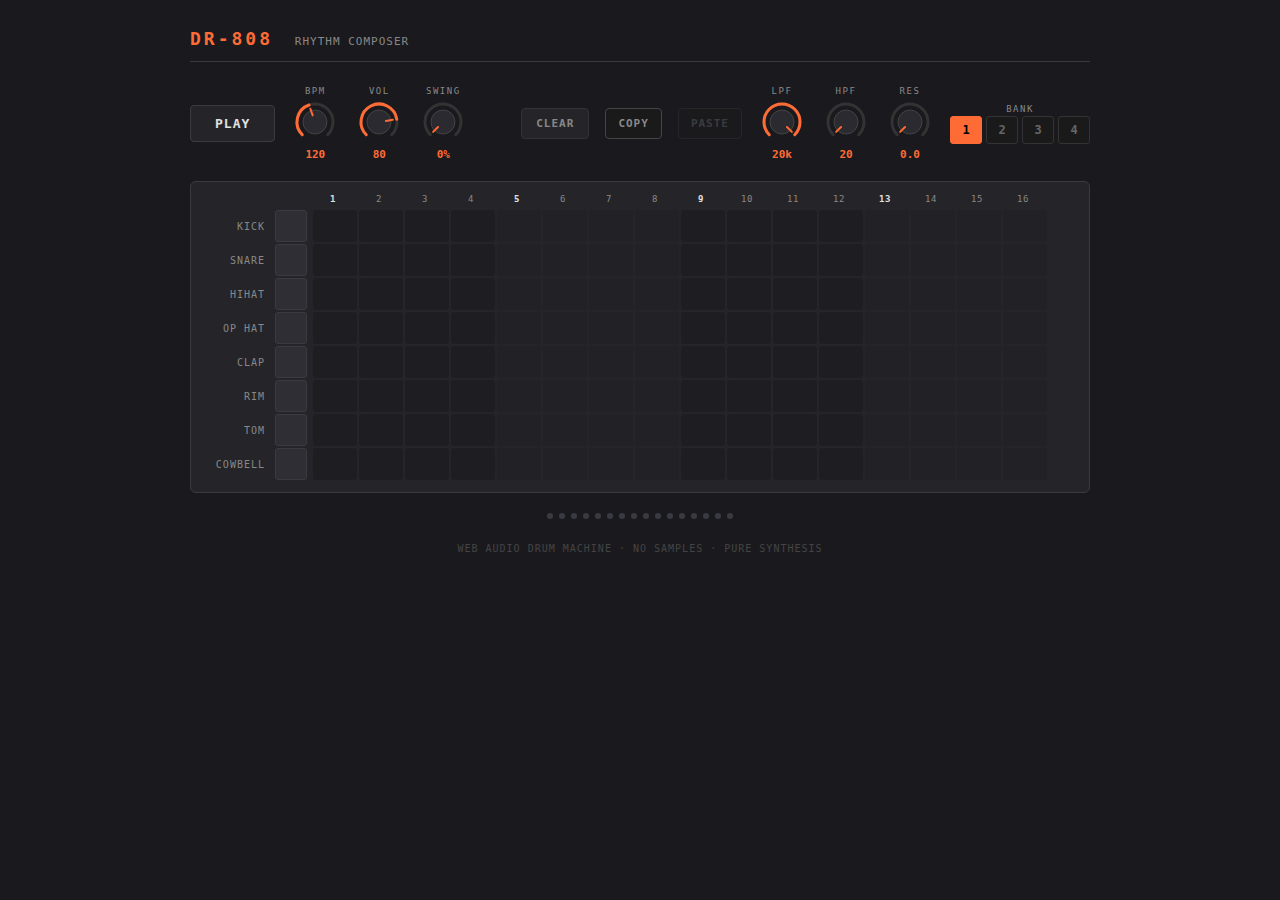
<file: web-sim/index.html>
<!DOCTYPE html>
<html lang="en">
<head>
<meta charset="UTF-8">
<meta name="viewport" content="width=device-width, initial-scale=1.0, user-scalable=no">
<title>DR-808 Web Drum Machine</title>
<style>
*, *::before, *::after { box-sizing: border-box; margin: 0; padding: 0; }

:root {
  --bg: #1a1a1e;
  --surface: #252529;
  --surface-light: #2e2e34;
  --border: #3a3a42;
  --text: #e0e0e0;
  --text-dim: #888;
  --accent: #ff6b35;
  --step-highlight: rgba(255, 255, 255, 0.06);
  --beat-mark: rgba(255, 255, 255, 0.03);
}

body {
  font-family: 'SF Mono', 'Fira Code', 'Consolas', monospace;
  background: var(--bg);
  color: var(--text);
  min-height: 100vh;
  display: flex;
  flex-direction: column;
  align-items: center;
  padding: 16px;
  -webkit-tap-highlight-color: transparent;
  user-select: none;
}

.machine {
  max-width: 900px;
  width: 100%;
}

/* Header */
.header {
  display: flex;
  align-items: center;
  justify-content: space-between;
  padding: 12px 0;
  margin-bottom: 12px;
  border-bottom: 1px solid var(--border);
}

.logo {
  font-size: 18px;
  font-weight: 700;
  letter-spacing: 3px;
  color: var(--accent);
}

.logo span {
  color: var(--text-dim);
  font-weight: 400;
  font-size: 11px;
  letter-spacing: 1px;
  margin-left: 8px;
}

/* Transport controls */
.transport {
  display: flex;
  align-items: center;
  gap: 16px;
  padding: 12px 0;
  margin-bottom: 8px;
  flex-wrap: wrap;
}

.btn {
  background: var(--surface);
  border: 1px solid var(--border);
  color: var(--text);
  font-family: inherit;
  font-size: 13px;
  padding: 10px 24px;
  border-radius: 4px;
  cursor: pointer;
  transition: background 0.1s, border-color 0.1s;
  letter-spacing: 1px;
  text-transform: uppercase;
  font-weight: 600;
}

.btn:hover { background: var(--surface-light); }
.btn:active { background: #3a3a42; }

.btn.playing {
  background: var(--accent);
  color: #fff;
  border-color: var(--accent);
}

.control-group {
  display: flex;
  flex-direction: column;
  align-items: center;
  gap: 2px;
}

.control-group label {
  font-size: 9px;
  text-transform: uppercase;
  letter-spacing: 1.5px;
  color: var(--text-dim);
}

.control-group .value-display {
  font-size: 11px;
  font-weight: 700;
  color: var(--accent);
  min-width: 36px;
  text-align: center;
  font-variant-numeric: tabular-nums;
}

/* Rotary knob */
.knob {
  position: relative;
  width: 48px;
  height: 48px;
  cursor: grab;
}
.knob:active { cursor: grabbing; }
.knob svg { width: 100%; height: 100%; }
.knob-track { fill: none; stroke: #333; stroke-width: 3; stroke-linecap: round; }
.knob-arc { fill: none; stroke: var(--accent); stroke-width: 3; stroke-linecap: round; }
.knob-body { fill: #2a2a30; stroke: #444; stroke-width: 1; }
.knob-indicator { fill: none; stroke: var(--accent); stroke-width: 2; stroke-linecap: round; }

/* Clear button */
.btn-clear {
  margin-left: auto;
  font-size: 11px;
  padding: 8px 14px;
  color: var(--text-dim);
  border-color: #333;
}

/* Sequencer grid */
.sequencer {
  display: flex;
  flex-direction: column;
  gap: 2px;
  padding: 12px;
  background: var(--surface);
  border-radius: 6px;
  border: 1px solid var(--border);
  overflow-x: auto;
}

/* Step numbers row */
.step-numbers {
  display: flex;
  gap: 2px;
  padding-left: 108px; /* voice-label width + pad width + gaps */
  margin-bottom: 4px;
}

.step-number {
  width: 44px;
  min-width: 44px;
  text-align: center;
  font-size: 9px;
  color: var(--text-dim);
  letter-spacing: 0.5px;
}

.step-number.beat { color: var(--text); font-weight: 600; }

.row {
  display: flex;
  align-items: center;
  gap: 2px;
}

.voice-label {
  width: 70px;
  min-width: 70px;
  font-size: 10px;
  text-transform: uppercase;
  letter-spacing: 1px;
  color: var(--text-dim);
  text-align: right;
  padding-right: 8px;
}

.pad-trigger {
  width: 32px;
  min-width: 32px;
  height: 32px;
  border-radius: 3px;
  border: 1px solid var(--border);
  background: var(--surface-light);
  cursor: pointer;
  transition: background 0.05s;
  margin-right: 4px;
}

.pad-trigger:active, .pad-trigger.flash {
  border-color: currentColor;
}

.steps {
  display: flex;
  gap: 2px;
}

.step {
  width: 44px;
  min-width: 44px;
  height: 32px;
  border-radius: 3px;
  border: 1px solid transparent;
  cursor: pointer;
  transition: background 0.05s, border-color 0.05s;
  position: relative;
}

/* Inactive steps: alternate background for beat groups */
.step { background: #1e1e22; }
.step.beat-group { background: #222226; }

/* Active steps per voice color */
.row[data-voice="kick"]    .step.active { background: #e05030; border-color: #e05030; }
.row[data-voice="snare"]   .step.active { background: #e0a020; border-color: #e0a020; }
.row[data-voice="hihat"]   .step.active { background: #30b0e0; border-color: #30b0e0; }
.row[data-voice="ohh"]     .step.active { background: #20c0c0; border-color: #20c0c0; }
.row[data-voice="clap"]    .step.active { background: #d050d0; border-color: #d050d0; }
.row[data-voice="rim"]     .step.active { background: #80d040; border-color: #80d040; }
.row[data-voice="tom"]     .step.active { background: #e07030; border-color: #e07030; }
.row[data-voice="cowbell"] .step.active { background: #f0c040; border-color: #f0c040; }

/* Pad trigger colors */
.row[data-voice="kick"]    .pad-trigger { color: #e05030; }
.row[data-voice="snare"]   .pad-trigger { color: #e0a020; }
.row[data-voice="hihat"]   .pad-trigger { color: #30b0e0; }
.row[data-voice="ohh"]     .pad-trigger { color: #20c0c0; }
.row[data-voice="clap"]    .pad-trigger { color: #d050d0; }
.row[data-voice="rim"]     .pad-trigger { color: #80d040; }
.row[data-voice="tom"]     .pad-trigger { color: #e07030; }
.row[data-voice="cowbell"] .pad-trigger { color: #f0c040; }

.pad-trigger.flash {
  background: currentColor;
}

/* Current step highlight */
.step.current {
  border-color: rgba(255, 255, 255, 0.5);
  box-shadow: 0 0 6px rgba(255, 255, 255, 0.15);
}

.step.current.active {
  box-shadow: 0 0 10px rgba(255, 255, 255, 0.25);
}

/* Hover */
.step:hover { border-color: rgba(255, 255, 255, 0.2); }

/* Pattern indicator dots at bottom */
.pattern-bar {
  display: flex;
  justify-content: center;
  gap: 6px;
  margin-top: 12px;
  padding: 8px 0;
}

.pattern-dot {
  width: 6px;
  height: 6px;
  border-radius: 50%;
  background: var(--border);
  transition: background 0.1s;
}

.pattern-dot.active { background: var(--accent); }

/* Copy/Paste */
.btn-copy, .btn-paste { background: #1a1a1a; border-color: #444; color: #888; font-size: 11px; padding: 8px 12px; }
.btn-copy:hover, .btn-paste:hover:not(:disabled) { border-color: var(--accent); color: var(--accent); }
.btn-paste:disabled { opacity: 0.3; cursor: default; }
.btn-copy.copied { border-color: var(--accent); color: var(--accent); }

/* Bank selector */
.bank-selector { display: flex; gap: 4px; }
.bank-btn {
  width: 32px; height: 28px;
  background: #1a1a1a; border: 1px solid #333;
  color: #666; font-family: inherit; font-size: 12px; font-weight: bold;
  cursor: pointer; border-radius: 3px;
  transition: all 0.1s;
}
.bank-btn:hover { border-color: #555; color: #aaa; }
.bank-btn.active { background: var(--accent); color: #000; border-color: var(--accent); }

/* Footer */
.footer {
  margin-top: 16px;
  text-align: center;
  font-size: 10px;
  color: #444;
  letter-spacing: 1px;
}

/* Responsive */
@media (max-width: 720px) {
  body { padding: 8px; }

  .header { flex-direction: column; gap: 8px; align-items: flex-start; }

  .transport { gap: 10px; }

  .voice-label { width: 50px; min-width: 50px; font-size: 9px; }

  .pad-trigger { width: 28px; min-width: 28px; height: 28px; }

  .step { width: 32px; min-width: 32px; height: 28px; }

  .step-numbers { padding-left: 86px; }
  .step-number { width: 32px; min-width: 32px; font-size: 8px; }

  input[type="range"] { width: 70px; }

  .btn { padding: 8px 16px; font-size: 12px; }
}

@media (max-width: 580px) {
  .step { width: 26px; min-width: 26px; height: 26px; }
  .step-number { width: 26px; min-width: 26px; }
  .step-numbers { padding-left: 82px; }
  .voice-label { width: 44px; min-width: 44px; font-size: 8px; padding-right: 4px; }
  .pad-trigger { width: 24px; min-width: 24px; height: 26px; margin-right: 2px; }
}
</style>
</head>
<body>

<div class="machine">
  <div class="header">
    <div class="logo">DR-808 <span>RHYTHM COMPOSER</span></div>
  </div>

  <div class="transport">
    <button class="btn" id="playBtn">PLAY</button>

    <div class="control-group">
      <label>BPM</label>
      <div class="knob" id="knobBpm" data-min="60" data-max="200" data-value="120"></div>
      <span class="value-display" id="tempoValue">120</span>
    </div>

    <div class="control-group">
      <label>VOL</label>
      <div class="knob" id="knobVol" data-min="0" data-max="100" data-value="80"></div>
      <span class="value-display" id="volumeValue">80</span>
    </div>

    <div class="control-group">
      <label>SWING</label>
      <div class="knob" id="knobSwing" data-min="0" data-max="60" data-value="0"></div>
      <span class="value-display" id="swingValue">0%</span>
    </div>

    <button class="btn btn-clear" id="clearBtn">CLEAR</button>
    <button class="btn btn-copy" id="copyBtn">COPY</button>
    <button class="btn btn-paste" id="pasteBtn" disabled>PASTE</button>

    <div class="control-group">
      <label>LPF</label>
      <div class="knob" id="knobLpf" data-min="200" data-max="20000" data-value="20000" data-log="true"></div>
      <span class="value-display" id="lpfValue">20k</span>
    </div>

    <div class="control-group">
      <label>HPF</label>
      <div class="knob" id="knobHpf" data-min="20" data-max="5000" data-value="20" data-log="true"></div>
      <span class="value-display" id="hpfValue">20</span>
    </div>

    <div class="control-group">
      <label>RES</label>
      <div class="knob" id="knobRes" data-min="0" data-max="25" data-value="0" data-step="0.5"></div>
      <span class="value-display" id="resValue">0.0</span>
    </div>

    <div class="control-group">
      <label>BANK</label>
      <div class="bank-selector" id="bankSelector">
        <button class="bank-btn active" data-bank="0">1</button>
        <button class="bank-btn" data-bank="1">2</button>
        <button class="bank-btn" data-bank="2">3</button>
        <button class="bank-btn" data-bank="3">4</button>
      </div>
    </div>
  </div>

  <div class="sequencer" id="sequencer">
    <div class="step-numbers" id="stepNumbers"></div>
    <!-- rows injected by JS -->
  </div>

  <div class="pattern-bar" id="patternBar"></div>

  <div class="footer">WEB AUDIO DRUM MACHINE &middot; NO SAMPLES &middot; PURE SYNTHESIS</div>
</div>

<script>
(function () {
  'use strict';

  // ── Rotary Knob Engine ──
  const ARC_START = 0.75 * Math.PI;  // 135°
  const ARC_END = 2.25 * Math.PI;    // 405° (wrap)
  const ARC_RANGE = ARC_END - ARC_START;
  const CX = 24, CY = 24, R = 18, IR = 7;

  function polarToCart(angle, radius) {
    return { x: CX + radius * Math.cos(angle), y: CY + radius * Math.sin(angle) };
  }

  function describeArc(startAngle, endAngle, radius) {
    const s = polarToCart(startAngle, radius);
    const e = polarToCart(endAngle, radius);
    const large = (endAngle - startAngle) > Math.PI ? 1 : 0;
    return `M ${s.x} ${s.y} A ${radius} ${radius} 0 ${large} 1 ${e.x} ${e.y}`;
  }

  function initKnob(el, onChange) {
    const min = parseFloat(el.dataset.min);
    const max = parseFloat(el.dataset.max);
    const step = parseFloat(el.dataset.step || 0);
    const isLog = el.dataset.log === 'true';
    let value = parseFloat(el.dataset.value);

    function valueToNorm(v) {
      if (isLog) {
        const minLog = Math.log(Math.max(min, 1));
        const maxLog = Math.log(max);
        return (Math.log(Math.max(v, 1)) - minLog) / (maxLog - minLog);
      }
      return (v - min) / (max - min);
    }

    function normToValue(n) {
      n = Math.max(0, Math.min(1, n));
      let v;
      if (isLog) {
        const minLog = Math.log(Math.max(min, 1));
        const maxLog = Math.log(max);
        v = Math.exp(minLog + n * (maxLog - minLog));
      } else {
        v = min + n * (max - min);
      }
      if (step) v = Math.round(v / step) * step;
      return Math.max(min, Math.min(max, v));
    }

    // Build SVG
    const svg = document.createElementNS('http://www.w3.org/2000/svg', 'svg');
    svg.setAttribute('viewBox', '0 0 48 48');

    const track = document.createElementNS('http://www.w3.org/2000/svg', 'path');
    track.setAttribute('class', 'knob-track');
    track.setAttribute('d', describeArc(ARC_START, ARC_END, R));

    const arc = document.createElementNS('http://www.w3.org/2000/svg', 'path');
    arc.setAttribute('class', 'knob-arc');

    const body = document.createElementNS('http://www.w3.org/2000/svg', 'circle');
    body.setAttribute('class', 'knob-body');
    body.setAttribute('cx', CX);
    body.setAttribute('cy', CY);
    body.setAttribute('r', 12);

    const indicator = document.createElementNS('http://www.w3.org/2000/svg', 'line');
    indicator.setAttribute('class', 'knob-indicator');

    svg.appendChild(track);
    svg.appendChild(arc);
    svg.appendChild(body);
    svg.appendChild(indicator);
    el.appendChild(svg);

    function render() {
      const norm = valueToNorm(value);
      const angle = ARC_START + norm * ARC_RANGE;
      // Arc fill
      if (norm > 0.005) {
        arc.setAttribute('d', describeArc(ARC_START, angle, R));
        arc.style.display = '';
      } else {
        arc.style.display = 'none';
      }
      // Indicator line
      const tip = polarToCart(angle, 14);
      const base = polarToCart(angle, 7);
      indicator.setAttribute('x1', base.x);
      indicator.setAttribute('y1', base.y);
      indicator.setAttribute('x2', tip.x);
      indicator.setAttribute('y2', tip.y);
    }

    render();
    onChange(value);

    // Drag interaction
    let dragging = false;
    let dragStartY = 0;
    let dragStartNorm = 0;

    function onPointerDown(e) {
      e.preventDefault();
      dragging = true;
      dragStartY = e.clientY;
      dragStartNorm = valueToNorm(value);
      document.addEventListener('pointermove', onPointerMove);
      document.addEventListener('pointerup', onPointerUp);
    }

    function onPointerMove(e) {
      if (!dragging) return;
      const dy = dragStartY - e.clientY;
      const sensitivity = e.shiftKey ? 600 : 200;
      const newNorm = dragStartNorm + dy / sensitivity;
      value = normToValue(newNorm);
      render();
      onChange(value);
    }

    function onPointerUp() {
      dragging = false;
      document.removeEventListener('pointermove', onPointerMove);
      document.removeEventListener('pointerup', onPointerUp);
    }

    el.addEventListener('pointerdown', onPointerDown);

    // Double-click to reset
    el.addEventListener('dblclick', () => {
      value = parseFloat(el.dataset.value);
      render();
      onChange(value);
    });

    return {
      getValue: () => value,
      setValue: (v) => { value = Math.max(min, Math.min(max, v)); render(); onChange(value); }
    };
  }

  // ── Voice definitions ──
  const VOICES = [
    { id: 'kick',    name: 'Kick' },
    { id: 'snare',   name: 'Snare' },
    { id: 'hihat',   name: 'HiHat' },
    { id: 'ohh',     name: 'Op Hat' },
    { id: 'clap',    name: 'Clap' },
    { id: 'rim',     name: 'Rim' },
    { id: 'tom',     name: 'Tom' },
    { id: 'cowbell', name: 'Cowbell' },
  ];

  const NUM_STEPS = 16;
  const NUM_BANKS = 4;

  // ── State ──
  const banks = Array.from({ length: NUM_BANKS }, () =>
    VOICES.map(() => new Array(NUM_STEPS).fill(false))
  );
  let currentBank = 0;
  let pattern = banks[0];
  let isPlaying = false;
  let currentStep = 0;
  let bpm = 120;
  let volume = 0.8;
  let swing = 0;

  // ── Audio ──
  let audioCtx = null;
  let masterGain = null;
  let lpFilter = null;
  let hpFilter = null;

  function ensureAudio() {
    if (audioCtx) {
      if (audioCtx.state === 'suspended') audioCtx.resume();
      return;
    }
    audioCtx = new (window.AudioContext || window.webkitAudioContext)();
    masterGain = audioCtx.createGain();
    masterGain.gain.value = volume;

    lpFilter = audioCtx.createBiquadFilter();
    lpFilter.type = 'lowpass';
    lpFilter.frequency.value = 20000;
    lpFilter.Q.value = 0;

    hpFilter = audioCtx.createBiquadFilter();
    hpFilter.type = 'highpass';
    hpFilter.frequency.value = 20;
    hpFilter.Q.value = 0;

    // Chain: masterGain → LP → HP → destination
    masterGain.connect(lpFilter);
    lpFilter.connect(hpFilter);
    hpFilter.connect(audioCtx.destination);
  }

  // ── Sound synthesis ──

  function playKick(time) {
    const osc = audioCtx.createOscillator();
    const gain = audioCtx.createGain();
    osc.type = 'sine';
    osc.frequency.setValueAtTime(150, time);
    osc.frequency.exponentialRampToValueAtTime(30, time + 0.12);
    gain.gain.setValueAtTime(1.0, time);
    gain.gain.exponentialRampToValueAtTime(0.001, time + 0.4);
    osc.connect(gain);
    gain.connect(masterGain);
    osc.start(time);
    osc.stop(time + 0.4);
  }

  function playSnare(time) {
    // Noise component
    const bufSize = audioCtx.sampleRate * 0.15;
    const buf = audioCtx.createBuffer(1, bufSize, audioCtx.sampleRate);
    const data = buf.getChannelData(0);
    for (let i = 0; i < bufSize; i++) data[i] = Math.random() * 2 - 1;
    const noise = audioCtx.createBufferSource();
    noise.buffer = buf;
    const nFilt = audioCtx.createBiquadFilter();
    nFilt.type = 'highpass';
    nFilt.frequency.value = 1000;
    const nGain = audioCtx.createGain();
    nGain.gain.setValueAtTime(0.7, time);
    nGain.gain.exponentialRampToValueAtTime(0.001, time + 0.15);
    noise.connect(nFilt);
    nFilt.connect(nGain);
    nGain.connect(masterGain);
    noise.start(time);
    noise.stop(time + 0.15);

    // Tone component
    const osc = audioCtx.createOscillator();
    const oGain = audioCtx.createGain();
    osc.type = 'triangle';
    osc.frequency.setValueAtTime(200, time);
    osc.frequency.exponentialRampToValueAtTime(100, time + 0.05);
    oGain.gain.setValueAtTime(0.5, time);
    oGain.gain.exponentialRampToValueAtTime(0.001, time + 0.1);
    osc.connect(oGain);
    oGain.connect(masterGain);
    osc.start(time);
    osc.stop(time + 0.1);
  }

  function makeNoise(duration) {
    const bufSize = Math.floor(audioCtx.sampleRate * duration);
    const buf = audioCtx.createBuffer(1, bufSize, audioCtx.sampleRate);
    const data = buf.getChannelData(0);
    for (let i = 0; i < bufSize; i++) data[i] = Math.random() * 2 - 1;
    return buf;
  }

  function playHiHat(time) {
    const noise = audioCtx.createBufferSource();
    noise.buffer = makeNoise(0.08);
    const filt = audioCtx.createBiquadFilter();
    filt.type = 'highpass';
    filt.frequency.value = 7000;
    const bp = audioCtx.createBiquadFilter();
    bp.type = 'bandpass';
    bp.frequency.value = 10000;
    bp.Q.value = 1.0;
    const gain = audioCtx.createGain();
    gain.gain.setValueAtTime(0.5, time);
    gain.gain.exponentialRampToValueAtTime(0.001, time + 0.06);
    noise.connect(filt);
    filt.connect(bp);
    bp.connect(gain);
    gain.connect(masterGain);
    noise.start(time);
    noise.stop(time + 0.08);
  }

  function playOpenHH(time) {
    const noise = audioCtx.createBufferSource();
    noise.buffer = makeNoise(0.35);
    const filt = audioCtx.createBiquadFilter();
    filt.type = 'highpass';
    filt.frequency.value = 6000;
    const bp = audioCtx.createBiquadFilter();
    bp.type = 'bandpass';
    bp.frequency.value = 10000;
    bp.Q.value = 1.0;
    const gain = audioCtx.createGain();
    gain.gain.setValueAtTime(0.5, time);
    gain.gain.exponentialRampToValueAtTime(0.001, time + 0.3);
    noise.connect(filt);
    filt.connect(bp);
    bp.connect(gain);
    gain.connect(masterGain);
    noise.start(time);
    noise.stop(time + 0.35);
  }

  function playClap(time) {
    for (let i = 0; i < 3; i++) {
      const t = time + i * 0.01;
      const noise = audioCtx.createBufferSource();
      noise.buffer = makeNoise(0.15);
      const filt = audioCtx.createBiquadFilter();
      filt.type = 'bandpass';
      filt.frequency.value = 1200;
      filt.Q.value = 0.7;
      const gain = audioCtx.createGain();
      gain.gain.setValueAtTime(0.6, t);
      gain.gain.exponentialRampToValueAtTime(0.001, t + 0.12);
      noise.connect(filt);
      filt.connect(gain);
      gain.connect(masterGain);
      noise.start(t);
      noise.stop(t + 0.15);
    }
  }

  function playRim(time) {
    const osc = audioCtx.createOscillator();
    const gain = audioCtx.createGain();
    osc.type = 'square';
    osc.frequency.setValueAtTime(800, time);
    gain.gain.setValueAtTime(0.4, time);
    gain.gain.exponentialRampToValueAtTime(0.001, time + 0.025);
    osc.connect(gain);
    gain.connect(masterGain);
    osc.start(time);
    osc.stop(time + 0.025);

    // Click
    const osc2 = audioCtx.createOscillator();
    const gain2 = audioCtx.createGain();
    osc2.type = 'triangle';
    osc2.frequency.value = 1600;
    gain2.gain.setValueAtTime(0.3, time);
    gain2.gain.exponentialRampToValueAtTime(0.001, time + 0.015);
    osc2.connect(gain2);
    gain2.connect(masterGain);
    osc2.start(time);
    osc2.stop(time + 0.015);
  }

  function playTom(time) {
    const osc = audioCtx.createOscillator();
    const gain = audioCtx.createGain();
    osc.type = 'sine';
    osc.frequency.setValueAtTime(240, time);
    osc.frequency.exponentialRampToValueAtTime(80, time + 0.15);
    gain.gain.setValueAtTime(0.8, time);
    gain.gain.exponentialRampToValueAtTime(0.001, time + 0.3);
    osc.connect(gain);
    gain.connect(masterGain);
    osc.start(time);
    osc.stop(time + 0.3);
  }

  function playCowbell(time) {
    const osc1 = audioCtx.createOscillator();
    const osc2 = audioCtx.createOscillator();
    osc1.type = 'square';
    osc2.type = 'square';
    osc1.frequency.value = 560;
    osc2.frequency.value = 845;
    const bp = audioCtx.createBiquadFilter();
    bp.type = 'bandpass';
    bp.frequency.value = 800;
    bp.Q.value = 3;
    const gain = audioCtx.createGain();
    gain.gain.setValueAtTime(0.35, time);
    gain.gain.exponentialRampToValueAtTime(0.001, time + 0.3);
    osc1.connect(bp);
    osc2.connect(bp);
    bp.connect(gain);
    gain.connect(masterGain);
    osc1.start(time);
    osc2.start(time);
    osc1.stop(time + 0.3);
    osc2.stop(time + 0.3);
  }

  const PLAY_FNS = [playKick, playSnare, playHiHat, playOpenHH, playClap, playRim, playTom, playCowbell];

  function triggerVoice(voiceIndex, time) {
    PLAY_FNS[voiceIndex](time);
  }

  // ── Look-ahead scheduler ──
  const SCHEDULE_AHEAD = 0.1;  // seconds to look ahead
  const TIMER_INTERVAL = 25;   // ms
  let nextStepTime = 0;
  let schedulerTimer = null;

  function getStepDuration() {
    // 16th notes: 4 steps per beat
    return 60.0 / bpm / 4;
  }

  function scheduleStep(step, time) {
    for (let v = 0; v < VOICES.length; v++) {
      if (pattern[v][step]) {
        triggerVoice(v, time);
      }
    }
  }

  function advanceStep() {
    const dur = getStepDuration();
    // Apply swing to odd-numbered steps (the "e" and "a" of each beat)
    const swingAmount = (currentStep % 2 === 1) ? (swing / 100) * dur : 0;
    nextStepTime += dur + swingAmount;
    currentStep = (currentStep + 1) % NUM_STEPS;
  }

  function scheduler() {
    while (nextStepTime < audioCtx.currentTime + SCHEDULE_AHEAD) {
      scheduleStep(currentStep, nextStepTime);
      // Schedule UI update at the right time
      const step = currentStep;
      const delay = (nextStepTime - audioCtx.currentTime) * 1000;
      setTimeout(() => updateStepIndicator(step), Math.max(0, delay));
      advanceStep();
    }
  }

  function startPlayback() {
    ensureAudio();
    isPlaying = true;
    currentStep = 0;
    nextStepTime = audioCtx.currentTime + 0.05;
    schedulerTimer = setInterval(scheduler, TIMER_INTERVAL);
    playBtn.classList.add('playing');
    playBtn.textContent = 'STOP';
  }

  function stopPlayback() {
    isPlaying = false;
    clearInterval(schedulerTimer);
    schedulerTimer = null;
    playBtn.classList.remove('playing');
    playBtn.textContent = 'PLAY';
    clearStepIndicator();
  }

  // ── UI ──

  const playBtn = document.getElementById('playBtn');
  const clearBtn = document.getElementById('clearBtn');
  const sequencer = document.getElementById('sequencer');
  const stepNumbersEl = document.getElementById('stepNumbers');
  const patternBar = document.getElementById('patternBar');

  // Step number labels
  for (let s = 0; s < NUM_STEPS; s++) {
    const el = document.createElement('div');
    el.className = 'step-number' + (s % 4 === 0 ? ' beat' : '');
    el.textContent = s + 1;
    stepNumbersEl.appendChild(el);
  }

  // Build grid rows
  const stepElements = []; // [voice][step]
  const padElements = [];

  VOICES.forEach((voice, vIdx) => {
    const row = document.createElement('div');
    row.className = 'row';
    row.dataset.voice = voice.id;

    const label = document.createElement('div');
    label.className = 'voice-label';
    label.textContent = voice.name;
    row.appendChild(label);

    const pad = document.createElement('div');
    pad.className = 'pad-trigger';
    pad.addEventListener('pointerdown', (e) => {
      e.preventDefault();
      ensureAudio();
      triggerVoice(vIdx, audioCtx.currentTime);
      pad.classList.add('flash');
      setTimeout(() => pad.classList.remove('flash'), 100);
    });
    row.appendChild(pad);
    padElements.push(pad);

    const stepsDiv = document.createElement('div');
    stepsDiv.className = 'steps';
    const voiceSteps = [];

    for (let s = 0; s < NUM_STEPS; s++) {
      const step = document.createElement('div');
      const inBeatGroup = Math.floor(s / 4) % 2 === 1;
      step.className = 'step' + (inBeatGroup ? ' beat-group' : '');
      step.dataset.voice = vIdx;
      step.dataset.step = s;
      step.addEventListener('pointerdown', (e) => {
        e.preventDefault();
        pattern[vIdx][s] = !pattern[vIdx][s];
        step.classList.toggle('active', pattern[vIdx][s]);
      });
      stepsDiv.appendChild(step);
      voiceSteps.push(step);
    }

    stepElements.push(voiceSteps);
    row.appendChild(stepsDiv);
    sequencer.appendChild(row);
  });

  // Pattern bar dots (step position indicator)
  for (let s = 0; s < NUM_STEPS; s++) {
    const dot = document.createElement('div');
    dot.className = 'pattern-dot';
    patternBar.appendChild(dot);
  }
  const patternDots = patternBar.querySelectorAll('.pattern-dot');

  let prevIndicatorStep = -1;

  function updateStepIndicator(step) {
    if (prevIndicatorStep >= 0) {
      for (let v = 0; v < VOICES.length; v++) {
        stepElements[v][prevIndicatorStep].classList.remove('current');
      }
      patternDots[prevIndicatorStep].classList.remove('active');
    }
    for (let v = 0; v < VOICES.length; v++) {
      stepElements[v][step].classList.add('current');
    }
    patternDots[step].classList.add('active');
    prevIndicatorStep = step;
  }

  function clearStepIndicator() {
    if (prevIndicatorStep >= 0) {
      for (let v = 0; v < VOICES.length; v++) {
        stepElements[v][prevIndicatorStep].classList.remove('current');
      }
      patternDots[prevIndicatorStep].classList.remove('active');
    }
    prevIndicatorStep = -1;
  }

  // ── Event listeners ──

  playBtn.addEventListener('click', () => {
    if (isPlaying) {
      stopPlayback();
    } else {
      startPlayback();
    }
  });

  // ── Knob controls ──
  const tempoValue = document.getElementById('tempoValue');
  const volumeValue = document.getElementById('volumeValue');
  const swingValue = document.getElementById('swingValue');
  const lpfValue = document.getElementById('lpfValue');
  const hpfValue = document.getElementById('hpfValue');
  const resValue = document.getElementById('resValue');

  function formatFreq(hz) {
    return hz >= 1000 ? (hz / 1000).toFixed(1).replace(/\.0$/, '') + 'k' : Math.round(hz) + '';
  }

  initKnob(document.getElementById('knobBpm'), (v) => {
    bpm = Math.round(v);
    tempoValue.textContent = bpm;
  });

  initKnob(document.getElementById('knobVol'), (v) => {
    const val = Math.round(v);
    volume = val / 100;
    volumeValue.textContent = val;
    if (masterGain) masterGain.gain.value = volume;
  });

  initKnob(document.getElementById('knobSwing'), (v) => {
    swing = Math.round(v);
    swingValue.textContent = swing + '%';
  });

  initKnob(document.getElementById('knobLpf'), (v) => {
    lpfValue.textContent = formatFreq(v);
    if (lpFilter) lpFilter.frequency.value = v;
  });

  initKnob(document.getElementById('knobHpf'), (v) => {
    hpfValue.textContent = formatFreq(v);
    if (hpFilter) hpFilter.frequency.value = v;
  });

  initKnob(document.getElementById('knobRes'), (v) => {
    resValue.textContent = v.toFixed(1);
    if (lpFilter) lpFilter.Q.value = v;
    if (hpFilter) hpFilter.Q.value = v;
  });

  clearBtn.addEventListener('click', () => {
    for (let v = 0; v < VOICES.length; v++) {
      for (let s = 0; s < NUM_STEPS; s++) {
        pattern[v][s] = false;
        stepElements[v][s].classList.remove('active');
      }
    }
  });

  // ── Copy / Paste ──
  const copyBtn = document.getElementById('copyBtn');
  const pasteBtn = document.getElementById('pasteBtn');
  let clipboard = null;

  copyBtn.addEventListener('click', () => {
    clipboard = pattern.map(row => [...row]);
    pasteBtn.disabled = false;
    copyBtn.classList.add('copied');
    setTimeout(() => copyBtn.classList.remove('copied'), 400);
  });

  pasteBtn.addEventListener('click', () => {
    if (!clipboard) return;
    for (let v = 0; v < VOICES.length; v++) {
      for (let s = 0; s < NUM_STEPS; s++) {
        pattern[v][s] = clipboard[v][s];
      }
    }
    refreshGrid();
  });

  // ── Bank switching ──
  const bankBtns = document.querySelectorAll('.bank-btn');

  function refreshGrid() {
    for (let v = 0; v < VOICES.length; v++) {
      for (let s = 0; s < NUM_STEPS; s++) {
        stepElements[v][s].classList.toggle('active', pattern[v][s]);
      }
    }
  }

  bankBtns.forEach(btn => {
    btn.addEventListener('click', () => {
      const bank = parseInt(btn.dataset.bank);
      if (bank === currentBank) return;
      currentBank = bank;
      pattern = banks[currentBank];
      bankBtns.forEach(b => b.classList.remove('active'));
      btn.classList.add('active');
      refreshGrid();
    });
  });

  // ── Keyboard shortcut ──
  document.addEventListener('keydown', (e) => {
    if (e.code === 'Space') {
      e.preventDefault();
      playBtn.click();
    }
    if (e.key >= '1' && e.key <= '4') {
      bankBtns[parseInt(e.key) - 1].click();
    }
  });

})();
</script>
</body>
</html>
</file>
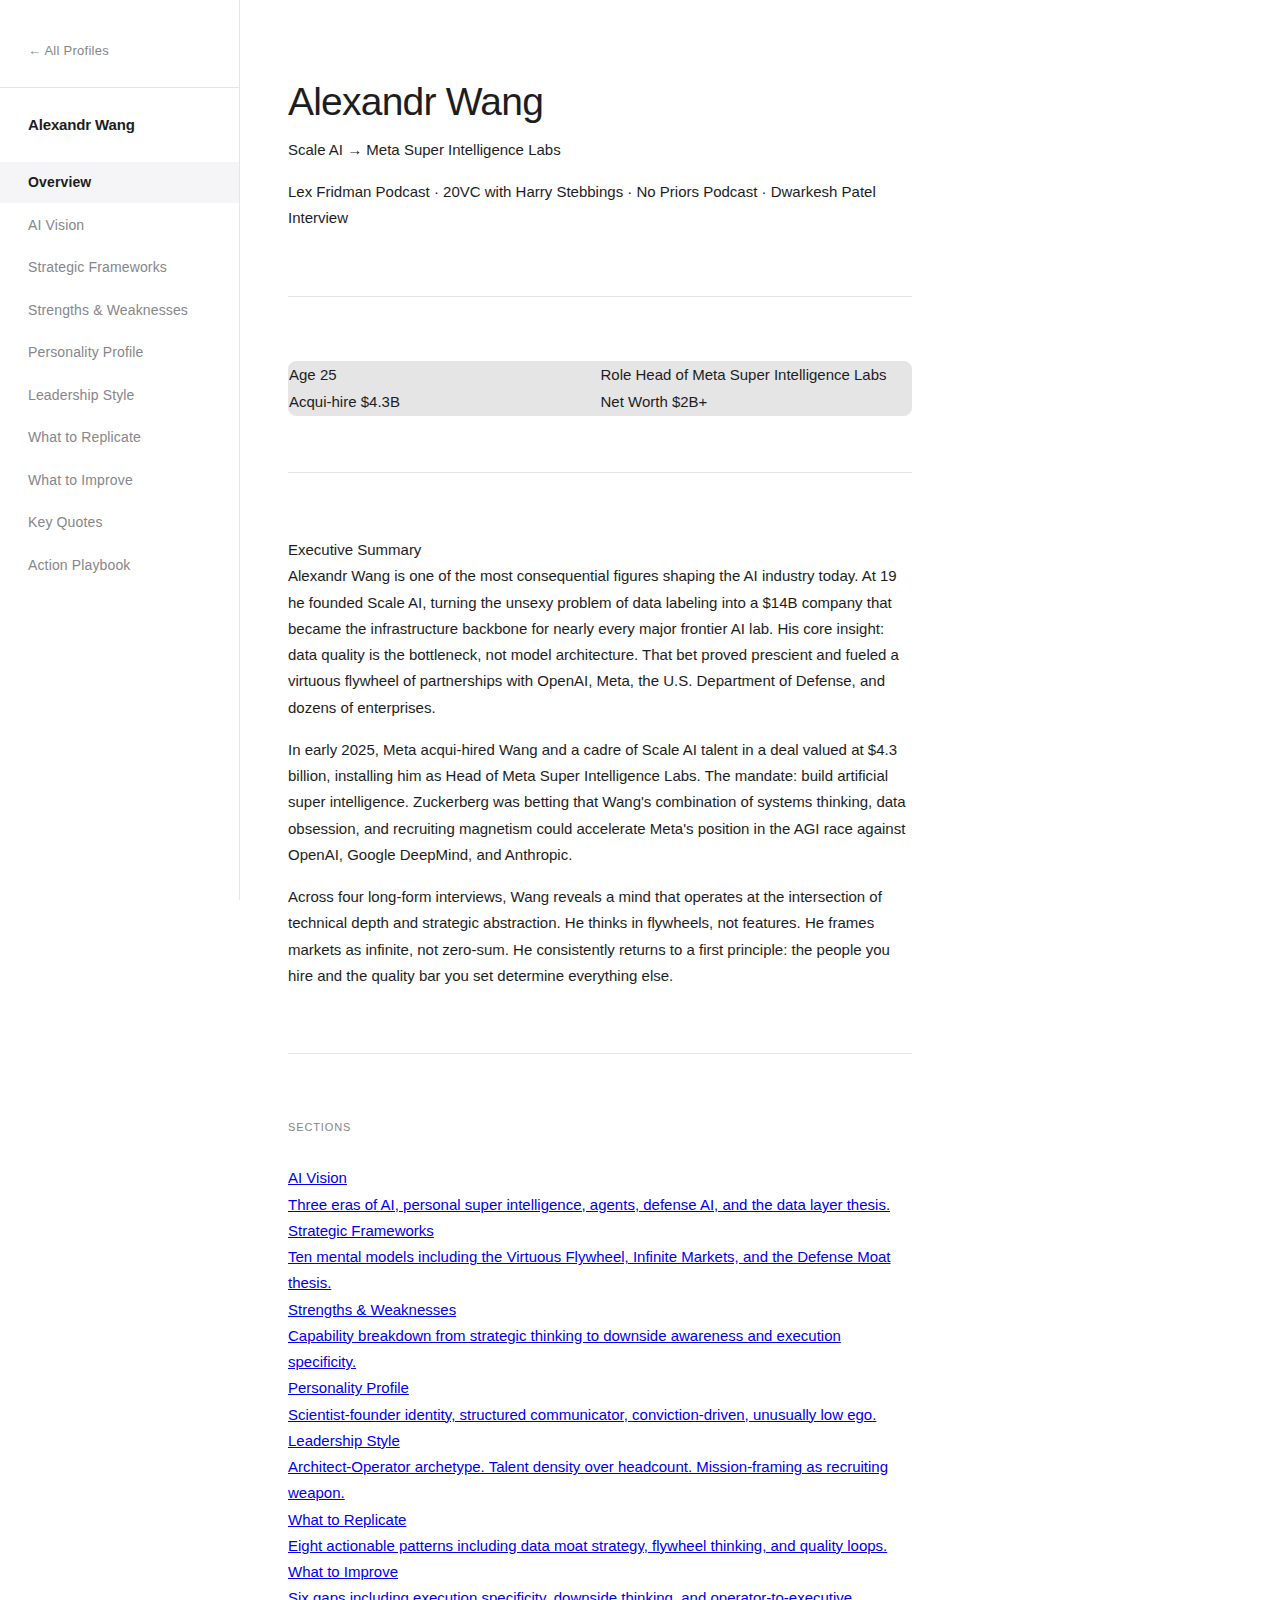
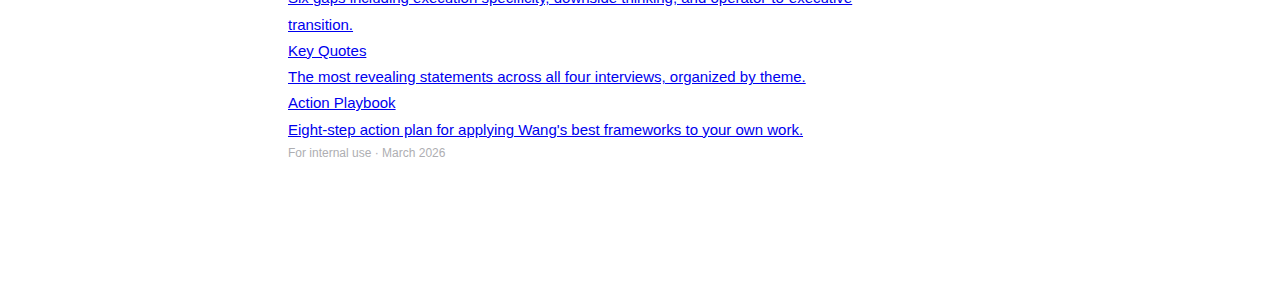
<file: analysis/alexandr-wang/index.html>
<!DOCTYPE html>
<html lang="en">
<head>
  <meta charset="UTF-8">
  <meta name="viewport" content="width=device-width, initial-scale=1.0">
  <title>Alexandr Wang</title>
    <link rel="stylesheet" href="../base.css">
</head>
<body>

<button class="hamburger" aria-label="Toggle navigation">
    <span></span>
    <span></span>
    <span></span>
</button>

<div class="overlay"></div>

<aside class="sidebar">
    <a href="../index.html" class="sidebar-back">&larr; All Profiles</a>
    <div class="sidebar-name">Alexandr Wang</div>
    <nav>
        <a href="index.html" class="active">Overview</a>
        <a href="vision.html">AI Vision</a>
        <a href="strategy.html">Strategic Frameworks</a>
        <a href="strengths.html">Strengths &amp; Weaknesses</a>
        <a href="personality.html">Personality Profile</a>
        <a href="leadership.html">Leadership Style</a>
        <a href="replicate.html">What to Replicate</a>
        <a href="improve.html">What to Improve</a>
        <a href="quotes.html">Key Quotes</a>
        <a href="playbook.html">Action Playbook</a>
    </nav>
</aside>

<main class="main">


    <!-- Hero -->
    <h1 class="hero-name">Alexandr Wang</h1>
    <p class="hero-role">Scale AI &rarr; Meta Super Intelligence Labs</p>
    <p class="hero-sources">Lex Fridman Podcast &middot; 20VC with Harry Stebbings &middot; No Priors Podcast &middot; Dwarkesh Patel Interview</p>

    <hr class="divider">

    <!-- Quick facts -->
    <div class="quick-facts">
      <div class="fact">
        <span class="fact-label">Age</span>
        <span class="fact-value">25</span>
      </div>
      <div class="fact">
        <span class="fact-label">Role</span>
        <span class="fact-value">Head of Meta Super Intelligence Labs</span>
      </div>
      <div class="fact">
        <span class="fact-label">Acqui-hire</span>
        <span class="fact-value">$4.3B</span>
      </div>
      <div class="fact">
        <span class="fact-label">Net Worth</span>
        <span class="fact-value">$2B+</span>
      </div>
    </div>

    <hr class="divider" style="margin: 56px 0 64px;">

    <!-- Executive Summary -->
    <div class="exec-heading">Executive Summary</div>
    <div class="exec-text">
      <p>Alexandr Wang is one of the most consequential figures shaping the AI industry today. At 19 he founded Scale AI, turning the unsexy problem of data labeling into a $14B company that became the infrastructure backbone for nearly every major frontier AI lab. His core insight: data quality is the bottleneck, not model architecture. That bet proved prescient and fueled a virtuous flywheel of partnerships with OpenAI, Meta, the U.S. Department of Defense, and dozens of enterprises.</p>
      <p>In early 2025, Meta acqui-hired Wang and a cadre of Scale AI talent in a deal valued at $4.3 billion, installing him as Head of Meta Super Intelligence Labs. The mandate: build artificial super intelligence. Zuckerberg was betting that Wang's combination of systems thinking, data obsession, and recruiting magnetism could accelerate Meta's position in the AGI race against OpenAI, Google DeepMind, and Anthropic.</p>
      <p>Across four long-form interviews, Wang reveals a mind that operates at the intersection of technical depth and strategic abstraction. He thinks in flywheels, not features. He frames markets as infinite, not zero-sum. He consistently returns to a first principle: the people you hire and the quality bar you set determine everything else.</p>
    </div>

    <hr class="divider" style="margin: 64px 0 64px;">

    <!-- Section index -->
    <div class="section-heading">Sections</div>
    <div class="section-grid">

      <a href="vision.html" class="section-item">
        <div class="section-item-title">AI Vision</div>
        <div class="section-item-desc">Three eras of AI, personal super intelligence, agents, defense AI, and the data layer thesis.</div>
      </a>

      <a href="strategy.html" class="section-item">
        <div class="section-item-title">Strategic Frameworks</div>
        <div class="section-item-desc">Ten mental models including the Virtuous Flywheel, Infinite Markets, and the Defense Moat thesis.</div>
      </a>

      <a href="strengths.html" class="section-item">
        <div class="section-item-title">Strengths &amp; Weaknesses</div>
        <div class="section-item-desc">Capability breakdown from strategic thinking to downside awareness and execution specificity.</div>
      </a>

      <a href="personality.html" class="section-item">
        <div class="section-item-title">Personality Profile</div>
        <div class="section-item-desc">Scientist-founder identity, structured communicator, conviction-driven, unusually low ego.</div>
      </a>

      <a href="leadership.html" class="section-item">
        <div class="section-item-title">Leadership Style</div>
        <div class="section-item-desc">Architect-Operator archetype. Talent density over headcount. Mission-framing as recruiting weapon.</div>
      </a>

      <a href="replicate.html" class="section-item">
        <div class="section-item-title">What to Replicate</div>
        <div class="section-item-desc">Eight actionable patterns including data moat strategy, flywheel thinking, and quality loops.</div>
      </a>

      <a href="improve.html" class="section-item">
        <div class="section-item-title">What to Improve</div>
        <div class="section-item-desc">Six gaps including execution specificity, downside thinking, and operator-to-executive transition.</div>
      </a>

      <a href="quotes.html" class="section-item">
        <div class="section-item-title">Key Quotes</div>
        <div class="section-item-desc">The most revealing statements across all four interviews, organized by theme.</div>
      </a>

      <a href="playbook.html" class="section-item">
        <div class="section-item-title">Action Playbook</div>
        <div class="section-item-desc">Eight-step action plan for applying Wang's best frameworks to your own work.</div>
      </a>

    </div>

    <!-- Footer -->
    <div class="footer">
      <span class="footer-text">For internal use &middot; March 2026</span>
    
</main>

<script src="../base.js"></script>

</body>
</html>
</file>
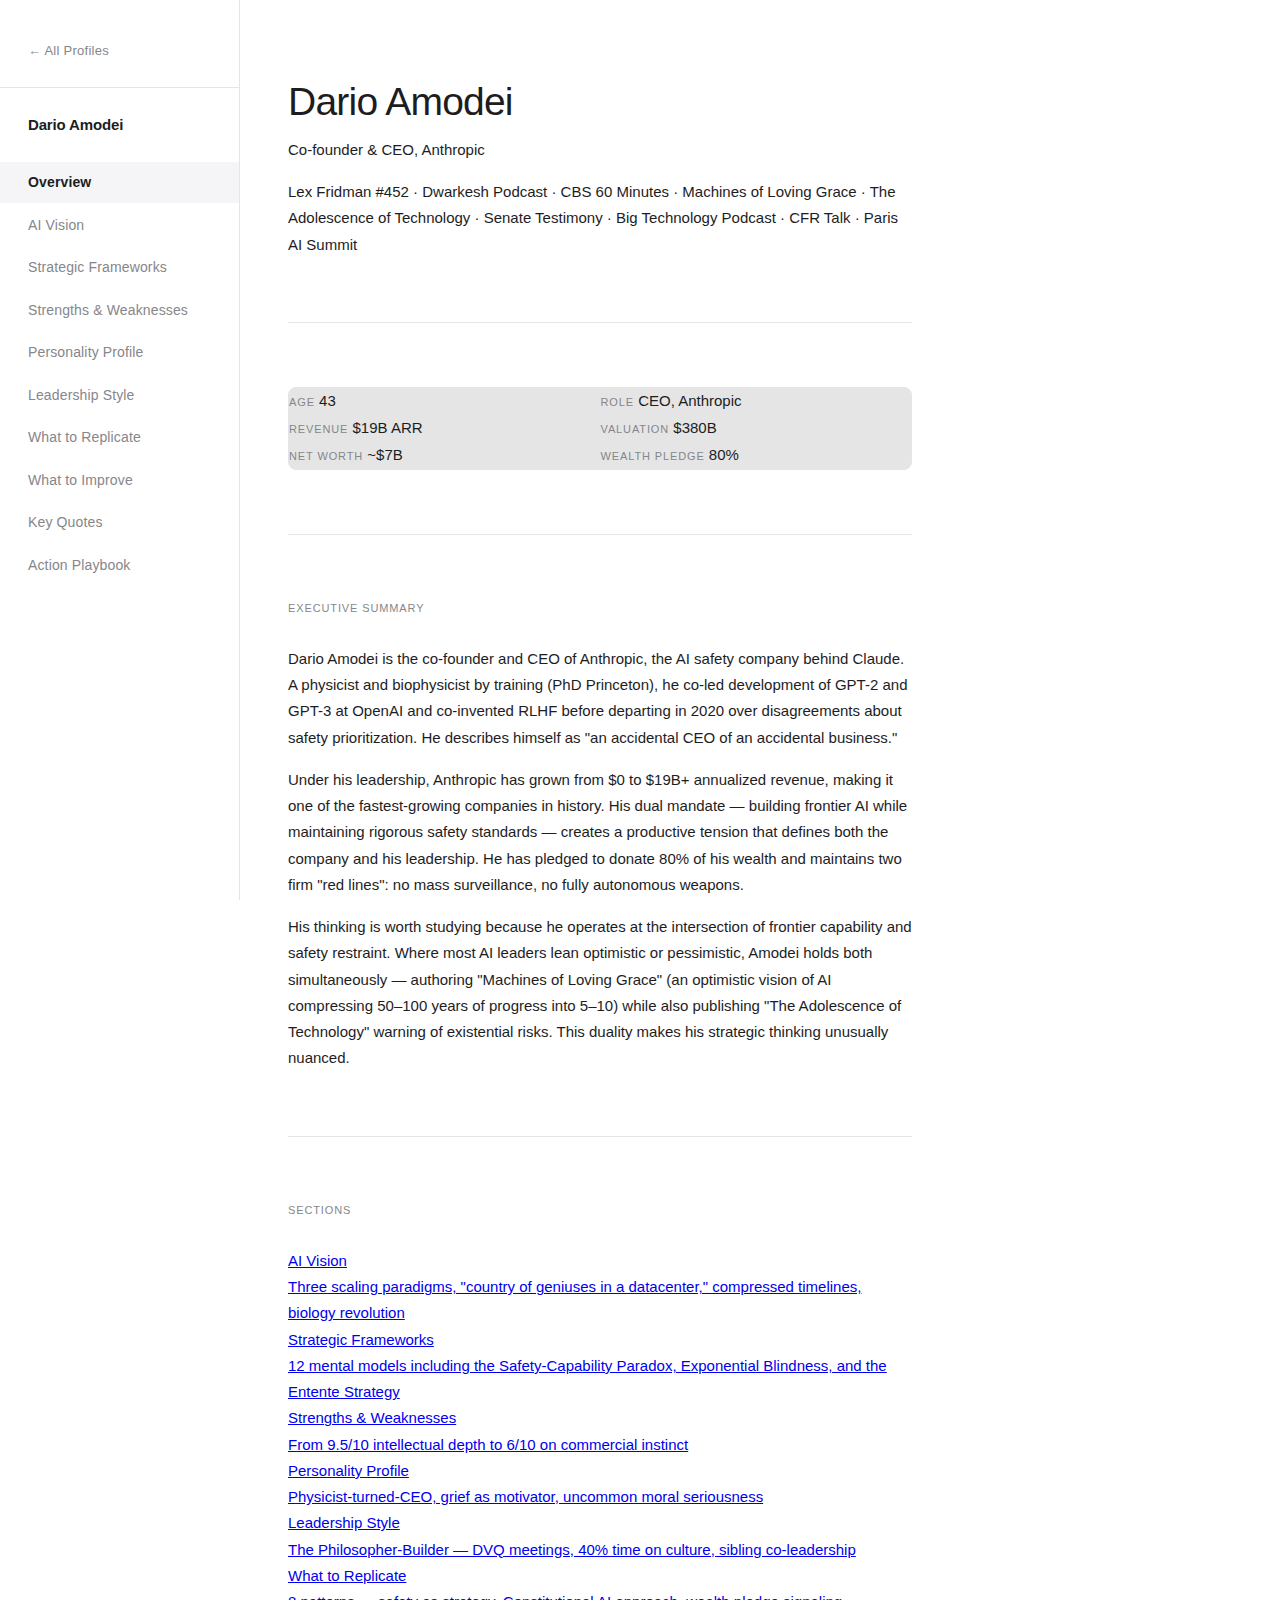
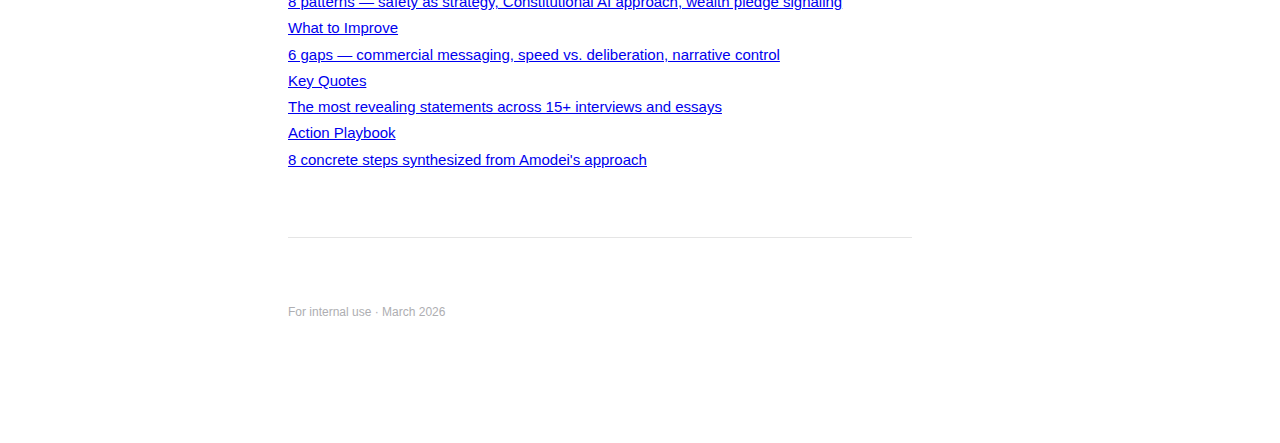
<file: analysis/dario-amodei/index.html>
<!DOCTYPE html>
<html lang="en">
<head>
<meta charset="UTF-8">
<meta name="viewport" content="width=device-width, initial-scale=1.0">
<title>Dario Amodei — Overview</title>
<link rel="stylesheet" href="../base.css">
</head>
<body>


<button class="hamburger" aria-label="Toggle navigation">
    <span></span>
    <span></span>
    <span></span>
</button>

<div class="overlay"></div>

<aside class="sidebar">
    <a href="../index.html" class="sidebar-back">&larr; All Profiles</a>
    <div class="sidebar-name">Dario Amodei</div>
    <nav>
        <a href="index.html" class="active">Overview</a>
        <a href="vision.html">AI Vision</a>
        <a href="strategy.html">Strategic Frameworks</a>
        <a href="strengths.html">Strengths &amp; Weaknesses</a>
        <a href="personality.html">Personality Profile</a>
        <a href="leadership.html">Leadership Style</a>
        <a href="replicate.html">What to Replicate</a>
        <a href="improve.html">What to Improve</a>
        <a href="quotes.html">Key Quotes</a>
        <a href="playbook.html">Action Playbook</a>
    </nav>
</aside>

<main class="main">

  <!-- 1. Hero -->
  <h1 class="hero-name">Dario Amodei</h1>
  <p class="hero-role">Co-founder &amp; CEO, Anthropic</p>
  <p class="hero-sources">Lex Fridman #452 &middot; Dwarkesh Podcast &middot; CBS 60 Minutes &middot; Machines of Loving Grace &middot; The Adolescence of Technology &middot; Senate Testimony &middot; Big Technology Podcast &middot; CFR Talk &middot; Paris AI Summit</p>

  <!-- 2. Divider -->
  <hr class="divider">

  <!-- 3. Quick facts -->
  <div class="quick-facts">
    <div class="fact-item">
      <span class="label">Age</span>
      <span class="fact-value">43</span>
    </div>
    <div class="fact-item">
      <span class="label">Role</span>
      <span class="fact-value">CEO, Anthropic</span>
    </div>
    <div class="fact-item">
      <span class="label">Revenue</span>
      <span class="fact-value">$19B ARR</span>
    </div>
    <div class="fact-item">
      <span class="label">Valuation</span>
      <span class="fact-value">$380B</span>
    </div>
    <div class="fact-item">
      <span class="label">Net Worth</span>
      <span class="fact-value">~$7B</span>
    </div>
    <div class="fact-item">
      <span class="label">Wealth Pledge</span>
      <span class="fact-value">80%</span>
    </div>
  </div>

  <!-- Divider -->
  <hr class="divider">

  <!-- 4. Executive Summary -->
  <p class="section-heading">Executive Summary</p>
  <div class="summary">
    <p>Dario Amodei is the co-founder and CEO of Anthropic, the AI safety company behind Claude. A physicist and biophysicist by training (PhD Princeton), he co-led development of GPT-2 and GPT-3 at OpenAI and co-invented RLHF before departing in 2020 over disagreements about safety prioritization. He describes himself as "an accidental CEO of an accidental business."</p>

    <p>Under his leadership, Anthropic has grown from $0 to $19B+ annualized revenue, making it one of the fastest-growing companies in history. His dual mandate — building frontier AI while maintaining rigorous safety standards — creates a productive tension that defines both the company and his leadership. He has pledged to donate 80% of his wealth and maintains two firm "red lines": no mass surveillance, no fully autonomous weapons.</p>

    <p>His thinking is worth studying because he operates at the intersection of frontier capability and safety restraint. Where most AI leaders lean optimistic or pessimistic, Amodei holds both simultaneously — authoring "Machines of Loving Grace" (an optimistic vision of AI compressing 50–100 years of progress into 5–10) while also publishing "The Adolescence of Technology" warning of existential risks. This duality makes his strategic thinking unusually nuanced.</p>
  </div>

  <!-- Divider -->
  <hr class="divider">

  <!-- 5. Section Index -->
  <p class="section-heading">Sections</p>
  <div class="index-grid">
    <a href="vision.html" class="index-item">
      <div class="index-title">AI Vision</div>
      <div class="index-desc">Three scaling paradigms, "country of geniuses in a datacenter," compressed timelines, biology revolution</div>
    </a>
    <a href="strategy.html" class="index-item">
      <div class="index-title">Strategic Frameworks</div>
      <div class="index-desc">12 mental models including the Safety-Capability Paradox, Exponential Blindness, and the Entente Strategy</div>
    </a>
    <a href="strengths.html" class="index-item">
      <div class="index-title">Strengths &amp; Weaknesses</div>
      <div class="index-desc">From 9.5/10 intellectual depth to 6/10 on commercial instinct</div>
    </a>
    <a href="personality.html" class="index-item">
      <div class="index-title">Personality Profile</div>
      <div class="index-desc">Physicist-turned-CEO, grief as motivator, uncommon moral seriousness</div>
    </a>
    <a href="leadership.html" class="index-item">
      <div class="index-title">Leadership Style</div>
      <div class="index-desc">The Philosopher-Builder — DVQ meetings, 40% time on culture, sibling co-leadership</div>
    </a>
    <a href="replicate.html" class="index-item">
      <div class="index-title">What to Replicate</div>
      <div class="index-desc">8 patterns — safety as strategy, Constitutional AI approach, wealth pledge signaling</div>
    </a>
    <a href="improve.html" class="index-item">
      <div class="index-title">What to Improve</div>
      <div class="index-desc">6 gaps — commercial messaging, speed vs. deliberation, narrative control</div>
    </a>
    <a href="quotes.html" class="index-item">
      <div class="index-title">Key Quotes</div>
      <div class="index-desc">The most revealing statements across 15+ interviews and essays</div>
    </a>
    <a href="playbook.html" class="index-item">
      <div class="index-title">Action Playbook</div>
      <div class="index-desc">8 concrete steps synthesized from Amodei's approach</div>
    </a>
  </div>

  <!-- 6. Footer -->
  <hr class="divider">
  <div class="footer">For internal use &middot; March 2026</div>

</main>

<script src="../base.js"></script>
</body>
</html>
</file>
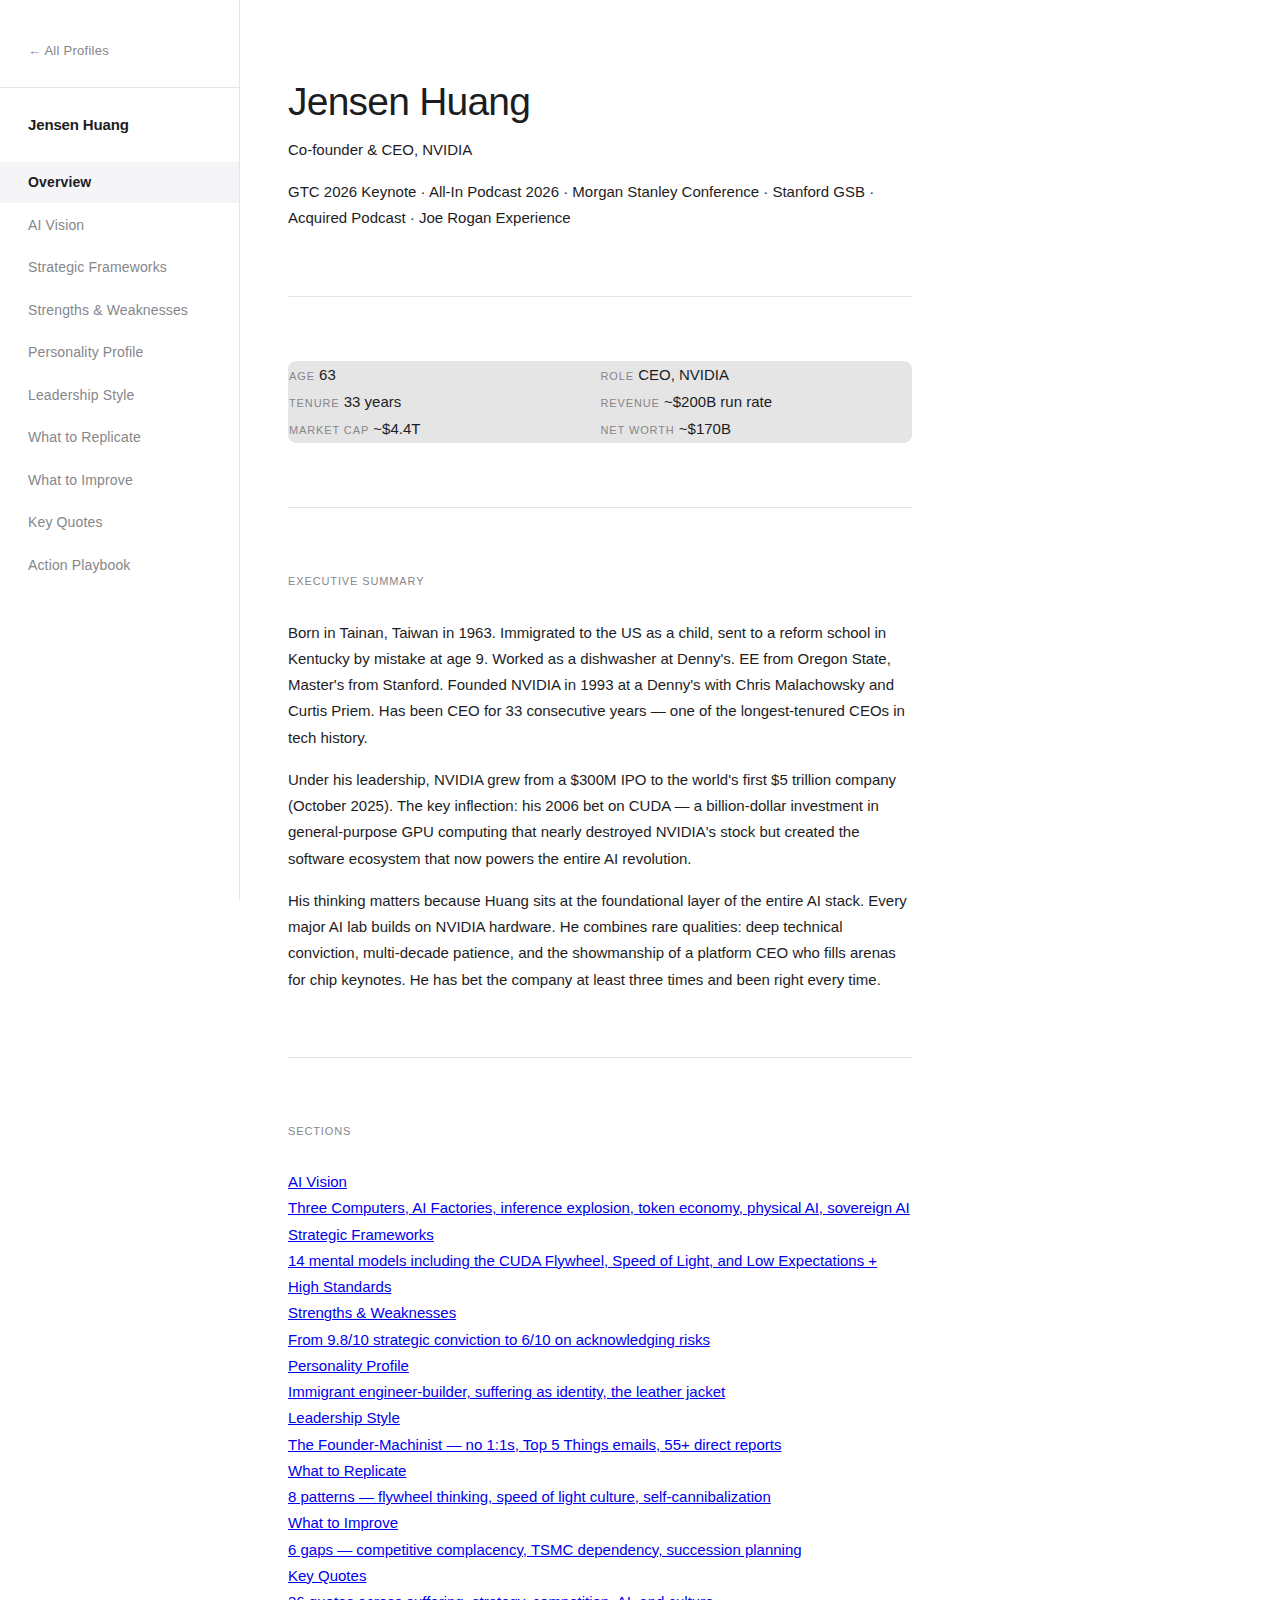
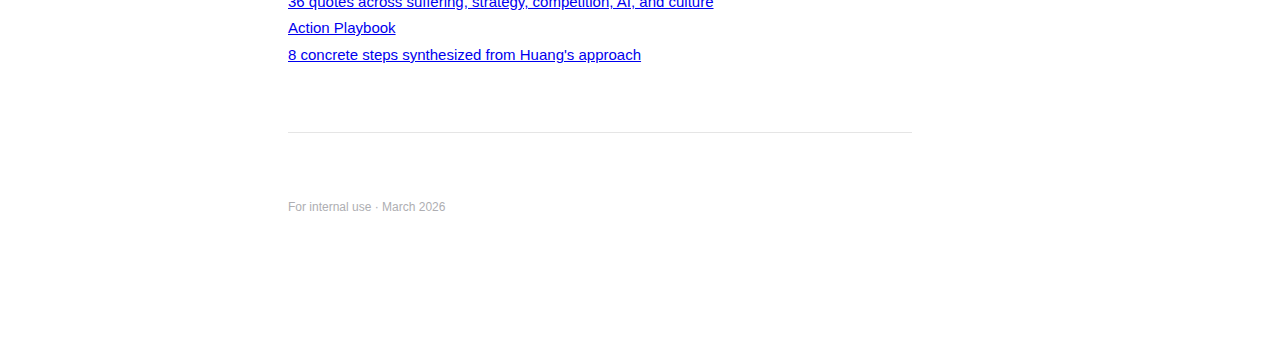
<file: analysis/jensen-huang/index.html>
<!DOCTYPE html>
<html lang="en">
<head>
<meta charset="UTF-8">
<meta name="viewport" content="width=device-width, initial-scale=1.0">
<title>Jensen Huang — Overview</title>
<link rel="stylesheet" href="../base.css">
</head>
<body>

<button class="hamburger" aria-label="Toggle navigation">
    <span></span>
    <span></span>
    <span></span>
</button>

<div class="overlay"></div>

<aside class="sidebar">
    <a href="../index.html" class="sidebar-back">&larr; All Profiles</a>
    <div class="sidebar-name">Jensen Huang</div>
    <nav>
        <a href="index.html" class="active">Overview</a>
        <a href="vision.html">AI Vision</a>
        <a href="strategy.html">Strategic Frameworks</a>
        <a href="strengths.html">Strengths &amp; Weaknesses</a>
        <a href="personality.html">Personality Profile</a>
        <a href="leadership.html">Leadership Style</a>
        <a href="replicate.html">What to Replicate</a>
        <a href="improve.html">What to Improve</a>
        <a href="quotes.html">Key Quotes</a>
        <a href="playbook.html">Action Playbook</a>
    </nav>
</aside>

<!-- Main content -->
<main class="main">

  <!-- 1. Hero -->
  <h1 class="hero-name">Jensen Huang</h1>
  <p class="hero-role">Co-founder &amp; CEO, NVIDIA</p>
  <p class="hero-sources">GTC 2026 Keynote &middot; All-In Podcast 2026 &middot; Morgan Stanley Conference &middot; Stanford GSB &middot; Acquired Podcast &middot; Joe Rogan Experience</p>

  <!-- 2. Divider -->
  <hr class="divider">

  <!-- 3. Quick facts -->
  <div class="quick-facts">
    <div class="fact-item">
      <span class="label">Age</span>
      <span class="fact-value">63</span>
    </div>
    <div class="fact-item">
      <span class="label">Role</span>
      <span class="fact-value">CEO, NVIDIA</span>
    </div>
    <div class="fact-item">
      <span class="label">Tenure</span>
      <span class="fact-value">33 years</span>
    </div>
    <div class="fact-item">
      <span class="label">Revenue</span>
      <span class="fact-value">~$200B run rate</span>
    </div>
    <div class="fact-item">
      <span class="label">Market Cap</span>
      <span class="fact-value">~$4.4T</span>
    </div>
    <div class="fact-item">
      <span class="label">Net Worth</span>
      <span class="fact-value">~$170B</span>
    </div>
  </div>

  <!-- Divider -->
  <hr class="divider">

  <!-- 4. Executive Summary -->
  <p class="section-heading">Executive Summary</p>
  <div class="summary">
    <p>Born in Tainan, Taiwan in 1963. Immigrated to the US as a child, sent to a reform school in Kentucky by mistake at age 9. Worked as a dishwasher at Denny's. EE from Oregon State, Master's from Stanford. Founded NVIDIA in 1993 at a Denny's with Chris Malachowsky and Curtis Priem. Has been CEO for 33 consecutive years &mdash; one of the longest-tenured CEOs in tech history.</p>

    <p>Under his leadership, NVIDIA grew from a $300M IPO to the world's first $5 trillion company (October 2025). The key inflection: his 2006 bet on CUDA &mdash; a billion-dollar investment in general-purpose GPU computing that nearly destroyed NVIDIA's stock but created the software ecosystem that now powers the entire AI revolution.</p>

    <p>His thinking matters because Huang sits at the foundational layer of the entire AI stack. Every major AI lab builds on NVIDIA hardware. He combines rare qualities: deep technical conviction, multi-decade patience, and the showmanship of a platform CEO who fills arenas for chip keynotes. He has bet the company at least three times and been right every time.</p>
  </div>

  <!-- Divider -->
  <hr class="divider">

  <!-- 5. Section Index -->
  <p class="section-heading">Sections</p>
  <div class="index-grid">
    <a href="vision.html" class="index-item">
      <div class="index-title">AI Vision</div>
      <div class="index-desc">Three Computers, AI Factories, inference explosion, token economy, physical AI, sovereign AI</div>
    </a>
    <a href="strategy.html" class="index-item">
      <div class="index-title">Strategic Frameworks</div>
      <div class="index-desc">14 mental models including the CUDA Flywheel, Speed of Light, and Low Expectations + High Standards</div>
    </a>
    <a href="strengths.html" class="index-item">
      <div class="index-title">Strengths &amp; Weaknesses</div>
      <div class="index-desc">From 9.8/10 strategic conviction to 6/10 on acknowledging risks</div>
    </a>
    <a href="personality.html" class="index-item">
      <div class="index-title">Personality Profile</div>
      <div class="index-desc">Immigrant engineer-builder, suffering as identity, the leather jacket</div>
    </a>
    <a href="leadership.html" class="index-item">
      <div class="index-title">Leadership Style</div>
      <div class="index-desc">The Founder-Machinist &mdash; no 1:1s, Top 5 Things emails, 55+ direct reports</div>
    </a>
    <a href="replicate.html" class="index-item">
      <div class="index-title">What to Replicate</div>
      <div class="index-desc">8 patterns &mdash; flywheel thinking, speed of light culture, self-cannibalization</div>
    </a>
    <a href="improve.html" class="index-item">
      <div class="index-title">What to Improve</div>
      <div class="index-desc">6 gaps &mdash; competitive complacency, TSMC dependency, succession planning</div>
    </a>
    <a href="quotes.html" class="index-item">
      <div class="index-title">Key Quotes</div>
      <div class="index-desc">36 quotes across suffering, strategy, competition, AI, and culture</div>
    </a>
    <a href="playbook.html" class="index-item">
      <div class="index-title">Action Playbook</div>
      <div class="index-desc">8 concrete steps synthesized from Huang's approach</div>
    </a>
  </div>

  <!-- 6. Footer -->
  <hr class="divider">
  <div class="footer">For internal use &middot; March 2026</div>

</main>

<script src="../base.js"></script>
</body>
</html>
</file>
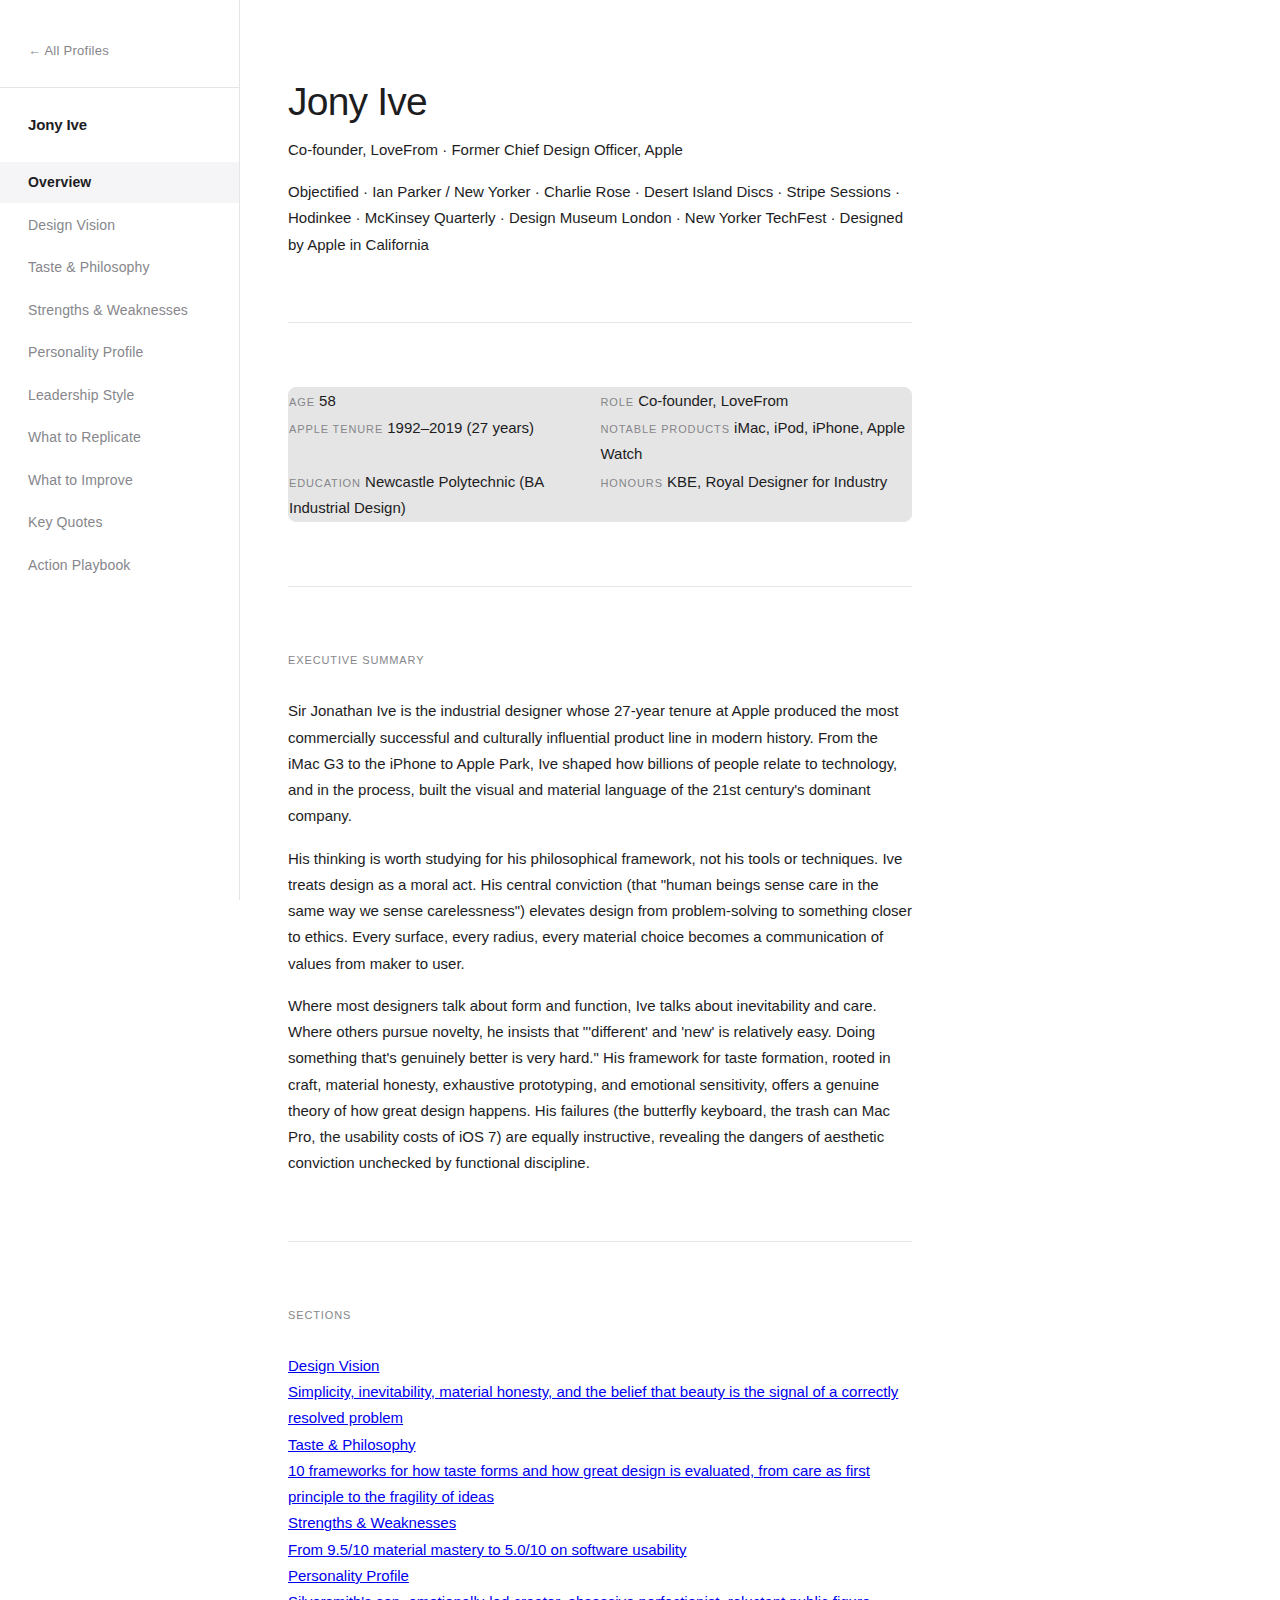
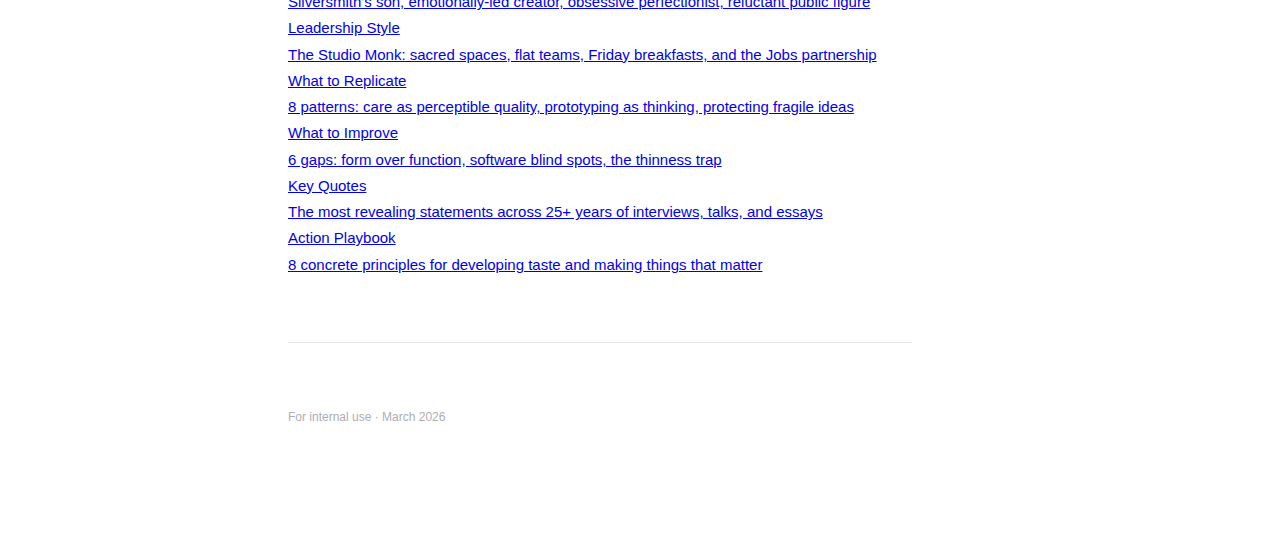
<file: analysis/jony-ive/index.html>
<!DOCTYPE html>
<html lang="en">
<head>
<meta charset="UTF-8">
<meta name="viewport" content="width=device-width, initial-scale=1.0">
    <meta property="og:title" content="Jony Ive &mdash; Overview">
    <meta property="og:description" content="Strategic analysis and comprehensive overview of Jony Ive's approach to leadership and innovation">
    <meta property="og:image" content="https://images.unsplash.com/photo-1454165804606-c3d57bc86b40?ixlib=rb-4.0.3&auto=format&fit=crop&w=1200&q=80">
    <meta property="og:type" content="article">
    <meta name="twitter:card" content="summary_large_image">
    <meta name="twitter:creator" content="@HipsterCow">
    <meta name="twitter:image" content="https://images.unsplash.com/photo-1454165804606-c3d57bc86b40?ixlib=rb-4.0.3&auto=format&fit=crop&w=1200&q=80">
<title>Jony Ive &mdash; Overview</title>
<link rel="stylesheet" href="../base.css">
</head>
<body>

<button class="hamburger" aria-label="Toggle navigation">
    <span></span>
    <span></span>
    <span></span>
</button>

<div class="overlay"></div>

<aside class="sidebar">
    <a href="../index.html" class="sidebar-back">&larr; All Profiles</a>
    <div class="sidebar-name">Jony Ive</div>
    <nav>
        <a href="index.html" class="active">Overview</a>
        <a href="vision.html">Design Vision</a>
        <a href="strategy.html">Taste &amp; Philosophy</a>
        <a href="strengths.html">Strengths &amp; Weaknesses</a>
        <a href="personality.html">Personality Profile</a>
        <a href="leadership.html">Leadership Style</a>
        <a href="replicate.html">What to Replicate</a>
        <a href="improve.html">What to Improve</a>
        <a href="quotes.html">Key Quotes</a>
        <a href="playbook.html">Action Playbook</a>
    </nav>
</aside>

<main class="main">

  <h1 class="hero-name">Jony Ive</h1>
  <p class="hero-role">Co-founder, LoveFrom &middot; Former Chief Design Officer, Apple</p>
  <p class="hero-sources">Objectified &middot; Ian Parker / New Yorker &middot; Charlie Rose &middot; Desert Island Discs &middot; Stripe Sessions &middot; Hodinkee &middot; McKinsey Quarterly &middot; Design Museum London &middot; New Yorker TechFest &middot; Designed by Apple in California</p>

  <hr class="divider">

  <div class="quick-facts">
    <div class="fact-item">
      <span class="label">Age</span>
      <span class="fact-value">58</span>
    </div>
    <div class="fact-item">
      <span class="label">Role</span>
      <span class="fact-value">Co-founder, LoveFrom</span>
    </div>
    <div class="fact-item">
      <span class="label">Apple Tenure</span>
      <span class="fact-value">1992&ndash;2019 (27 years)</span>
    </div>
    <div class="fact-item">
      <span class="label">Notable Products</span>
      <span class="fact-value">iMac, iPod, iPhone, Apple Watch</span>
    </div>
    <div class="fact-item">
      <span class="label">Education</span>
      <span class="fact-value">Newcastle Polytechnic (BA Industrial Design)</span>
    </div>
    <div class="fact-item">
      <span class="label">Honours</span>
      <span class="fact-value">KBE, Royal Designer for Industry</span>
    </div>
  </div>

  <hr class="divider">

  <p class="section-heading">Executive Summary</p>
  <div class="summary">
    <p>Sir Jonathan Ive is the industrial designer whose 27-year tenure at Apple produced the most commercially successful and culturally influential product line in modern history. From the iMac G3 to the iPhone to Apple Park, Ive shaped how billions of people relate to technology, and in the process, built the visual and material language of the 21st century's dominant company.</p>

    <p>His thinking is worth studying for his philosophical framework, not his tools or techniques. Ive treats design as a moral act. His central conviction (that "human beings sense care in the same way we sense carelessness") elevates design from problem-solving to something closer to ethics. Every surface, every radius, every material choice becomes a communication of values from maker to user.</p>

    <p>Where most designers talk about form and function, Ive talks about inevitability and care. Where others pursue novelty, he insists that "'different' and 'new' is relatively easy. Doing something that's genuinely better is very hard." His framework for taste formation, rooted in craft, material honesty, exhaustive prototyping, and emotional sensitivity, offers a genuine theory of how great design happens. His failures (the butterfly keyboard, the trash can Mac Pro, the usability costs of iOS 7) are equally instructive, revealing the dangers of aesthetic conviction unchecked by functional discipline.</p>
  </div>

  <hr class="divider">

  <p class="section-heading">Sections</p>
  <div class="index-grid">
    <a href="vision.html" class="index-item">
      <div class="index-title">Design Vision</div>
      <div class="index-desc">Simplicity, inevitability, material honesty, and the belief that beauty is the signal of a correctly resolved problem</div>
    </a>
    <a href="strategy.html" class="index-item">
      <div class="index-title">Taste &amp; Philosophy</div>
      <div class="index-desc">10 frameworks for how taste forms and how great design is evaluated, from care as first principle to the fragility of ideas</div>
    </a>
    <a href="strengths.html" class="index-item">
      <div class="index-title">Strengths &amp; Weaknesses</div>
      <div class="index-desc">From 9.5/10 material mastery to 5.0/10 on software usability</div>
    </a>
    <a href="personality.html" class="index-item">
      <div class="index-title">Personality Profile</div>
      <div class="index-desc">Silversmith's son, emotionally-led creator, obsessive perfectionist, reluctant public figure</div>
    </a>
    <a href="leadership.html" class="index-item">
      <div class="index-title">Leadership Style</div>
      <div class="index-desc">The Studio Monk: sacred spaces, flat teams, Friday breakfasts, and the Jobs partnership</div>
    </a>
    <a href="replicate.html" class="index-item">
      <div class="index-title">What to Replicate</div>
      <div class="index-desc">8 patterns: care as perceptible quality, prototyping as thinking, protecting fragile ideas</div>
    </a>
    <a href="improve.html" class="index-item">
      <div class="index-title">What to Improve</div>
      <div class="index-desc">6 gaps: form over function, software blind spots, the thinness trap</div>
    </a>
    <a href="quotes.html" class="index-item">
      <div class="index-title">Key Quotes</div>
      <div class="index-desc">The most revealing statements across 25+ years of interviews, talks, and essays</div>
    </a>
    <a href="playbook.html" class="index-item">
      <div class="index-title">Action Playbook</div>
      <div class="index-desc">8 concrete principles for developing taste and making things that matter</div>
    </a>
  </div>

  <hr class="divider">
  <div class="footer">For internal use &middot; March 2026</div>

</main>

<script src="../base.js"></script>
</body>
</html>
</file>
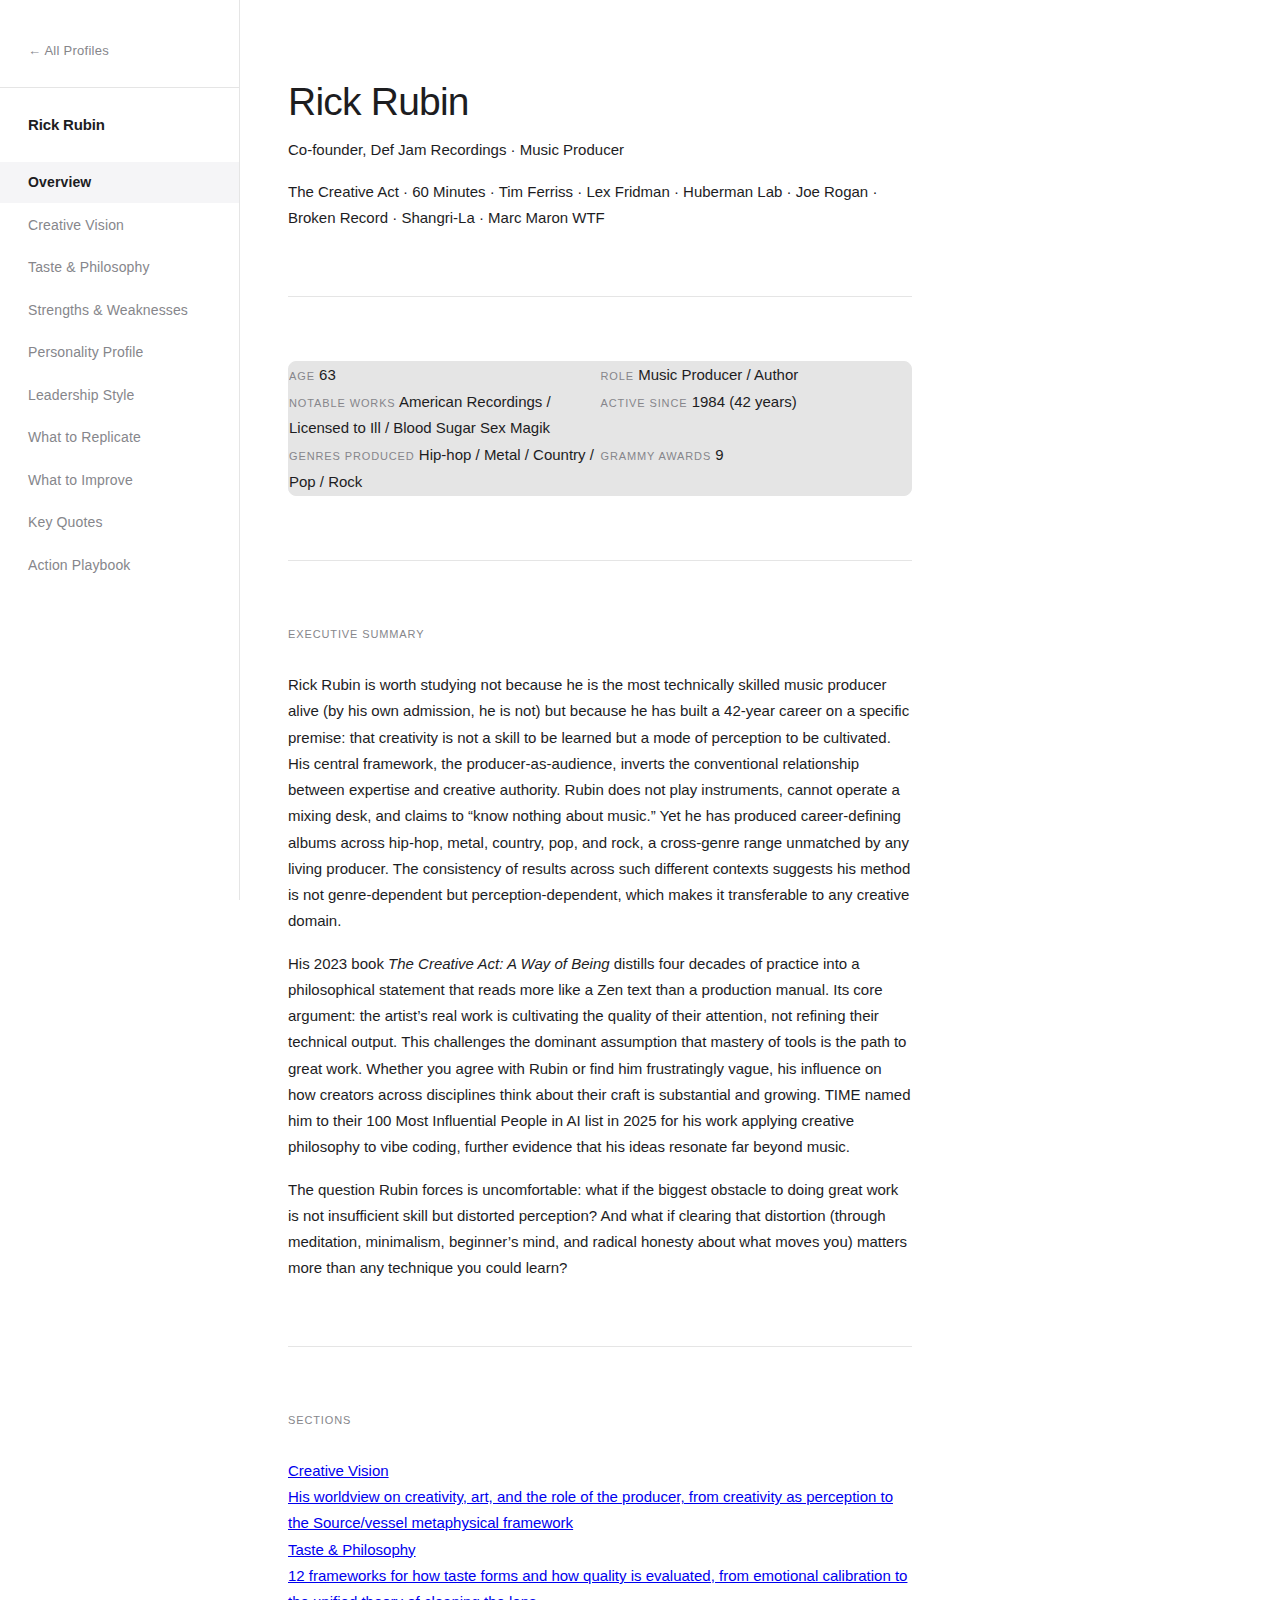
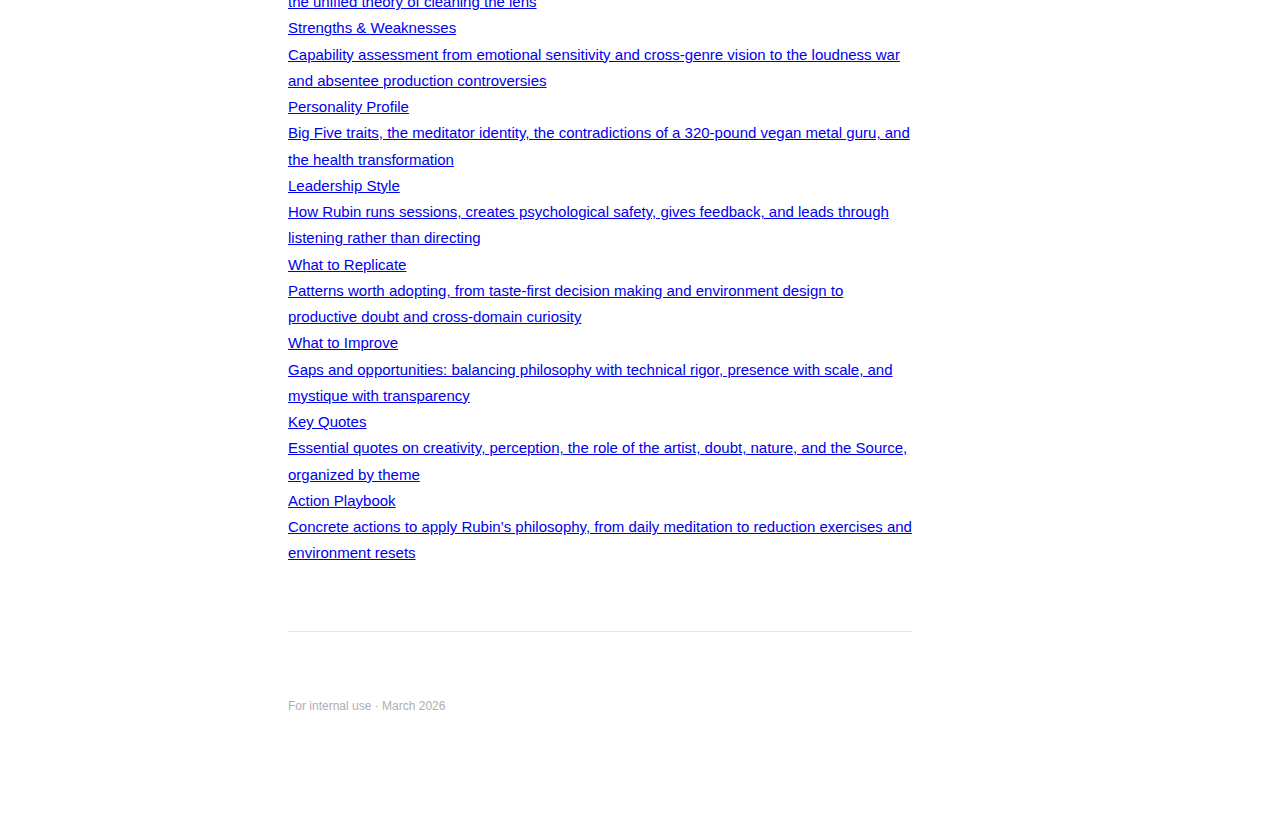
<file: analysis/rick-rubin/index.html>
<!DOCTYPE html>
<html lang="en">
<head>
    <meta charset="UTF-8">
    <meta name="viewport" content="width=device-width, initial-scale=1.0">
    <meta property="og:title" content="Overview — Rick Rubin">
    <meta property="og:description" content="Strategic analysis and comprehensive overview of Rick Rubin's approach to leadership and innovation">
    <meta property="og:image" content="https://images.unsplash.com/photo-1454165804606-c3d57bc86b40?ixlib=rb-4.0.3&auto=format&fit=crop&w=1200&q=80">
    <meta property="og:type" content="article">
    <meta name="twitter:card" content="summary_large_image">
    <meta name="twitter:creator" content="@HipsterCow">
    <meta name="twitter:image" content="https://images.unsplash.com/photo-1454165804606-c3d57bc86b40?ixlib=rb-4.0.3&auto=format&fit=crop&w=1200&q=80">
    <title>Overview — Rick Rubin</title>
    <link rel="stylesheet" href="../base.css">
</head>
<body>

<button class="hamburger" aria-label="Toggle navigation">
    <span></span>
    <span></span>
    <span></span>
</button>

<div class="overlay"></div>

<aside class="sidebar">
    <a href="../index.html" class="sidebar-back">&larr; All Profiles</a>
    <div class="sidebar-name">Rick Rubin</div>
    <nav>
        <a href="index.html" class="active">Overview</a>
        <a href="vision.html">Creative Vision</a>
        <a href="strategy.html">Taste &amp; Philosophy</a>
        <a href="strengths.html">Strengths &amp; Weaknesses</a>
        <a href="personality.html">Personality Profile</a>
        <a href="leadership.html">Leadership Style</a>
        <a href="replicate.html">What to Replicate</a>
        <a href="improve.html">What to Improve</a>
        <a href="quotes.html">Key Quotes</a>
        <a href="playbook.html">Action Playbook</a>
    </nav>
</aside>

<main class="main">

    <!-- Hero -->
    <h1 class="hero-name">Rick Rubin</h1>
    <p class="hero-role">Co-founder, Def Jam Recordings &middot; Music Producer</p>
    <p class="hero-sources">The Creative Act &middot; 60 Minutes &middot; Tim Ferriss &middot; Lex Fridman &middot; Huberman Lab &middot; Joe Rogan &middot; Broken Record &middot; Shangri-La &middot; Marc Maron WTF</p>

    <hr class="divider">

    <!-- Quick Facts -->
    <div class="quick-facts">
        <div class="fact-item">
            <span class="label">Age</span>
            <span class="fact-value">63</span>
        </div>
        <div class="fact-item">
            <span class="label">Role</span>
            <span class="fact-value">Music Producer / Author</span>
        </div>
        <div class="fact-item">
            <span class="label">Notable Works</span>
            <span class="fact-value">American Recordings / Licensed to Ill / Blood Sugar Sex Magik</span>
        </div>
        <div class="fact-item">
            <span class="label">Active Since</span>
            <span class="fact-value">1984 (42 years)</span>
        </div>
        <div class="fact-item">
            <span class="label">Genres Produced</span>
            <span class="fact-value">Hip-hop / Metal / Country / Pop / Rock</span>
        </div>
        <div class="fact-item">
            <span class="label">Grammy Awards</span>
            <span class="fact-value">9</span>
        </div>
    </div>

    <hr class="divider">

    <!-- Executive Summary -->
    <p class="section-heading">Executive Summary</p>
    <div class="summary">
        <p>Rick Rubin is worth studying not because he is the most technically skilled music producer alive (by his own admission, he is not) but because he has built a 42-year career on a specific premise: that creativity is not a skill to be learned but a mode of perception to be cultivated. His central framework, the producer-as-audience, inverts the conventional relationship between expertise and creative authority. Rubin does not play instruments, cannot operate a mixing desk, and claims to &ldquo;know nothing about music.&rdquo; Yet he has produced career-defining albums across hip-hop, metal, country, pop, and rock, a cross-genre range unmatched by any living producer. The consistency of results across such different contexts suggests his method is not genre-dependent but perception-dependent, which makes it transferable to any creative domain.</p>
        <p>His 2023 book <em>The Creative Act: A Way of Being</em> distills four decades of practice into a philosophical statement that reads more like a Zen text than a production manual. Its core argument: the artist&rsquo;s real work is cultivating the quality of their attention, not refining their technical output. This challenges the dominant assumption that mastery of tools is the path to great work. Whether you agree with Rubin or find him frustratingly vague, his influence on how creators across disciplines think about their craft is substantial and growing. TIME named him to their 100 Most Influential People in AI list in 2025 for his work applying creative philosophy to vibe coding, further evidence that his ideas resonate far beyond music.</p>
        <p>The question Rubin forces is uncomfortable: what if the biggest obstacle to doing great work is not insufficient skill but distorted perception? And what if clearing that distortion (through meditation, minimalism, beginner&rsquo;s mind, and radical honesty about what moves you) matters more than any technique you could learn?</p>
    </div>

    <hr class="divider">

    <!-- Section Index -->
    <p class="section-heading">Sections</p>
    <div class="index-grid">
        <a href="vision.html" class="index-item">
            <div class="index-title">Creative Vision</div>
            <div class="index-desc">His worldview on creativity, art, and the role of the producer, from creativity as perception to the Source/vessel metaphysical framework</div>
        </a>
        <a href="strategy.html" class="index-item">
            <div class="index-title">Taste &amp; Philosophy</div>
            <div class="index-desc">12 frameworks for how taste forms and how quality is evaluated, from emotional calibration to the unified theory of cleaning the lens</div>
        </a>
        <a href="strengths.html" class="index-item">
            <div class="index-title">Strengths &amp; Weaknesses</div>
            <div class="index-desc">Capability assessment from emotional sensitivity and cross-genre vision to the loudness war and absentee production controversies</div>
        </a>
        <a href="personality.html" class="index-item">
            <div class="index-title">Personality Profile</div>
            <div class="index-desc">Big Five traits, the meditator identity, the contradictions of a 320-pound vegan metal guru, and the health transformation</div>
        </a>
        <a href="leadership.html" class="index-item">
            <div class="index-title">Leadership Style</div>
            <div class="index-desc">How Rubin runs sessions, creates psychological safety, gives feedback, and leads through listening rather than directing</div>
        </a>
        <a href="replicate.html" class="index-item">
            <div class="index-title">What to Replicate</div>
            <div class="index-desc">Patterns worth adopting, from taste-first decision making and environment design to productive doubt and cross-domain curiosity</div>
        </a>
        <a href="improve.html" class="index-item">
            <div class="index-title">What to Improve</div>
            <div class="index-desc">Gaps and opportunities: balancing philosophy with technical rigor, presence with scale, and mystique with transparency</div>
        </a>
        <a href="quotes.html" class="index-item">
            <div class="index-title">Key Quotes</div>
            <div class="index-desc">Essential quotes on creativity, perception, the role of the artist, doubt, nature, and the Source, organized by theme</div>
        </a>
        <a href="playbook.html" class="index-item">
            <div class="index-title">Action Playbook</div>
            <div class="index-desc">Concrete actions to apply Rubin&rsquo;s philosophy, from daily meditation to reduction exercises and environment resets</div>
        </a>
    </div>

    <!-- Footer -->
    <hr class="divider">
    <div class="footer">For internal use &middot; March 2026</div>

</main>

<script src="../base.js"></script>
</body>
</html>
</file>
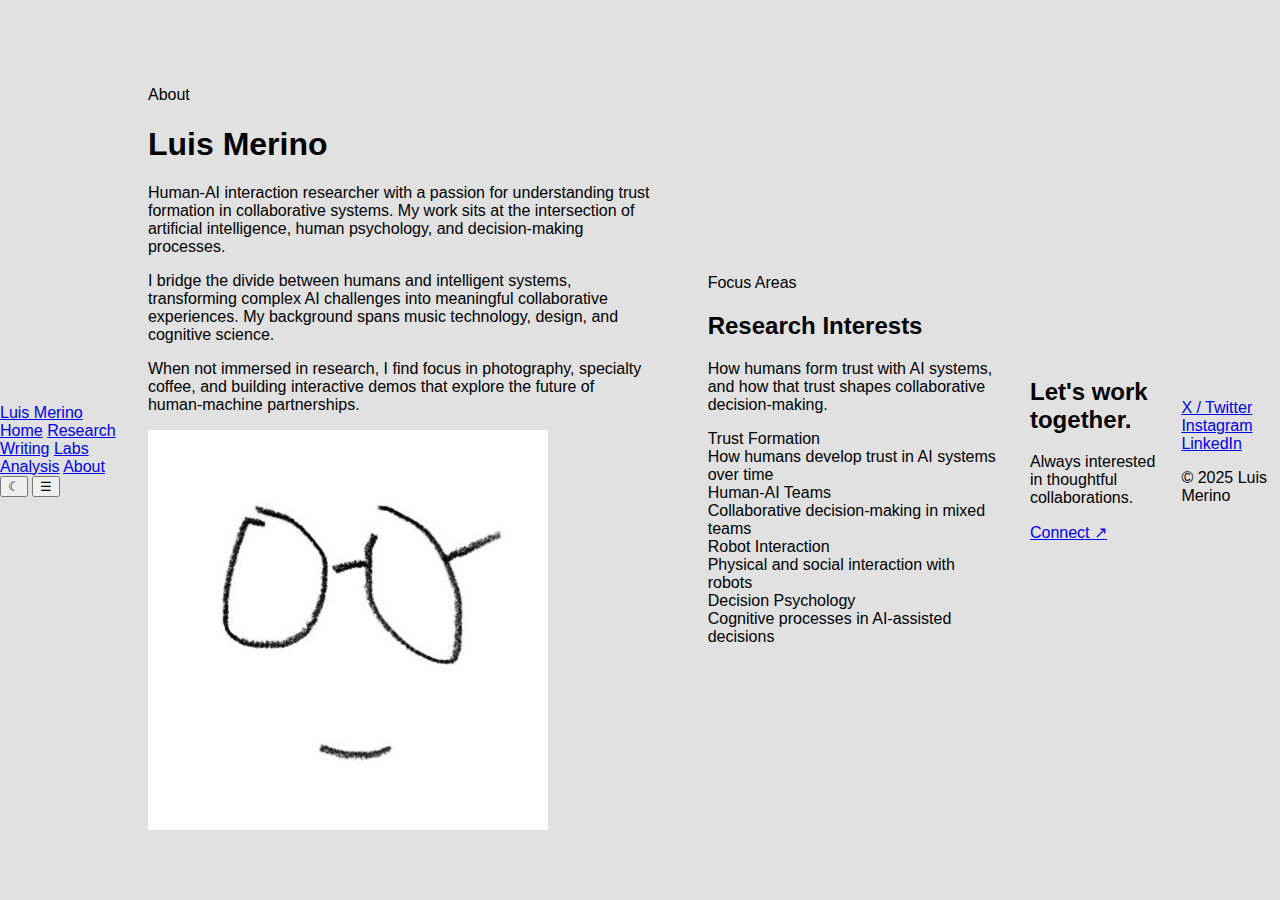
<file: about.html>
<!DOCTYPE html>
<html lang="en">
<head>
    <meta charset="UTF-8">
    <meta name="viewport" content="width=device-width, initial-scale=1.0">
    <title>About - Luis Merino</title>
    <meta name="description" content="Luis Merino - Founder of Engage Vision. Advanced computing, architecture, and coffee.">
    <meta property="og:title" content="About - Luis Merino">
    <meta property="og:description" content="Luis Merino - Founder of Engage Vision. Advanced computing, architecture, and coffee.">
    <meta property="og:type" content="website">
    <meta property="og:image" content="https://images.unsplash.com/photo-1517694712202-14dd9538aa97?ixlib=rb-4.0.3&auto=format&fit=crop&w=1200&q=80">
    <meta name="twitter:card" content="summary_large_image">
    <meta name="twitter:creator" content="@HipsterCow">
    <meta name="twitter:image" content="https://images.unsplash.com/photo-1517694712202-14dd9538aa97?ixlib=rb-4.0.3&auto=format&fit=crop&w=1200&q=80">
    <link rel="stylesheet" href="styles.css">
    <link rel="icon" href="images/art/favicon.svg" type="image/svg+xml">
    <link rel="preconnect" href="https://fonts.googleapis.com">
    <link rel="preconnect" href="https://fonts.gstatic.com" crossorigin>
    <link href="https://fonts.googleapis.com/css2?family=Inter:wght@300;400;500;600&display=swap" rel="stylesheet">
</head>
<body>

    <nav class="nav">
        <div class="nav-inner">
            <a href="/" class="nav-logo">Luis Merino</a>
            <div class="nav-links">
                <a href="index.html" class="nav-link">Home</a>
                <a href="index.html#research" class="nav-link">Research</a>
                <a href="index.html#writing" class="nav-link">Writing</a>
                <a href="labs/" class="nav-link">Labs</a>
                <a href="analysis/" class="nav-link">Analysis</a>
                <a href="about.html" class="nav-link active">About</a>
            </div>
            <div class="nav-actions">
                <button class="nav-theme-toggle" onclick="toggleTheme()" aria-label="Toggle theme">&#9790;</button>
                <button class="nav-mobile-toggle" onclick="toggleMobileMenu()" aria-label="Menu" aria-expanded="false">&#9776;</button>
            </div>
        </div>
    </nav>

    <section class="about-hero">
        <div class="container">
            <div class="hero-label">
                <span class="hero-label-dot"></span>
                About
            </div>
            <div class="about-grid">
                <div>
                    <h1 class="hero-title">Luis Merino</h1>
                    <p class="about-bio">
                        Human-AI interaction researcher with a passion for understanding trust formation in collaborative systems.
                        My work sits at the intersection of artificial intelligence, human psychology, and decision-making processes.
                    </p>
                    <p class="about-bio">
                        I bridge the divide between humans and intelligent systems, transforming complex AI challenges into meaningful
                        collaborative experiences. My background spans music technology, design, and cognitive science.
                    </p>
                    <p class="about-bio">
                        When not immersed in research, I find focus in photography, specialty coffee, and building interactive demos
                        that explore the future of human-machine partnerships.
                    </p>
                </div>
                <div class="about-photo">
                    <img src="images/dIl4pCZB_400x400-1.jpg" alt="Luis Merino">
                </div>
            </div>
        </div>
    </section>

    <section class="section">
        <div class="container">
            <div class="section-header">
                <div class="section-label"><span class="section-label-dot"></span>Focus Areas</div>
                <h2 class="section-title">Research Interests</h2>
                <p class="section-desc">How humans form trust with AI systems, and how that trust shapes collaborative decision-making.</p>
            </div>
            <div class="interests-grid reveal">
                <div class="interest-item">
                    <span class="interest-dot"></span>
                    <div>
                        <div class="interest-title">Trust Formation</div>
                        <div class="interest-desc">How humans develop trust in AI systems over time</div>
                    </div>
                </div>
                <div class="interest-item">
                    <span class="interest-dot"></span>
                    <div>
                        <div class="interest-title">Human-AI Teams</div>
                        <div class="interest-desc">Collaborative decision-making in mixed teams</div>
                    </div>
                </div>
                <div class="interest-item">
                    <span class="interest-dot"></span>
                    <div>
                        <div class="interest-title">Robot Interaction</div>
                        <div class="interest-desc">Physical and social interaction with robots</div>
                    </div>
                </div>
                <div class="interest-item">
                    <span class="interest-dot"></span>
                    <div>
                        <div class="interest-title">Decision Psychology</div>
                        <div class="interest-desc">Cognitive processes in AI-assisted decisions</div>
                    </div>
                </div>
            </div>
        </div>
    </section>

    <section class="cta">
        <div class="container">
            <h2 class="cta-title">Let's work together.</h2>
            <p class="cta-desc">Always interested in thoughtful collaborations.</p>
            <a href="https://x.com/HipsterCow" target="_blank" rel="noopener" class="btn btn--brand">Connect &#8599;</a>
        </div>
    </section>

    <footer class="footer">
        <div class="container">
            <div class="footer-inner">
                <div class="footer-links">
                    <a href="https://x.com/HipsterCow" target="_blank" rel="noopener" class="footer-link">X / Twitter</a>
                    <a href="#" class="footer-link">Instagram</a>
                    <a href="#" class="footer-link">LinkedIn</a>
                </div>
                <p class="footer-copy">&copy; 2025 Luis Merino</p>
            </div>
        </div>
    </footer>

    <script src="script.js"></script>
</body>
</html>
</file>
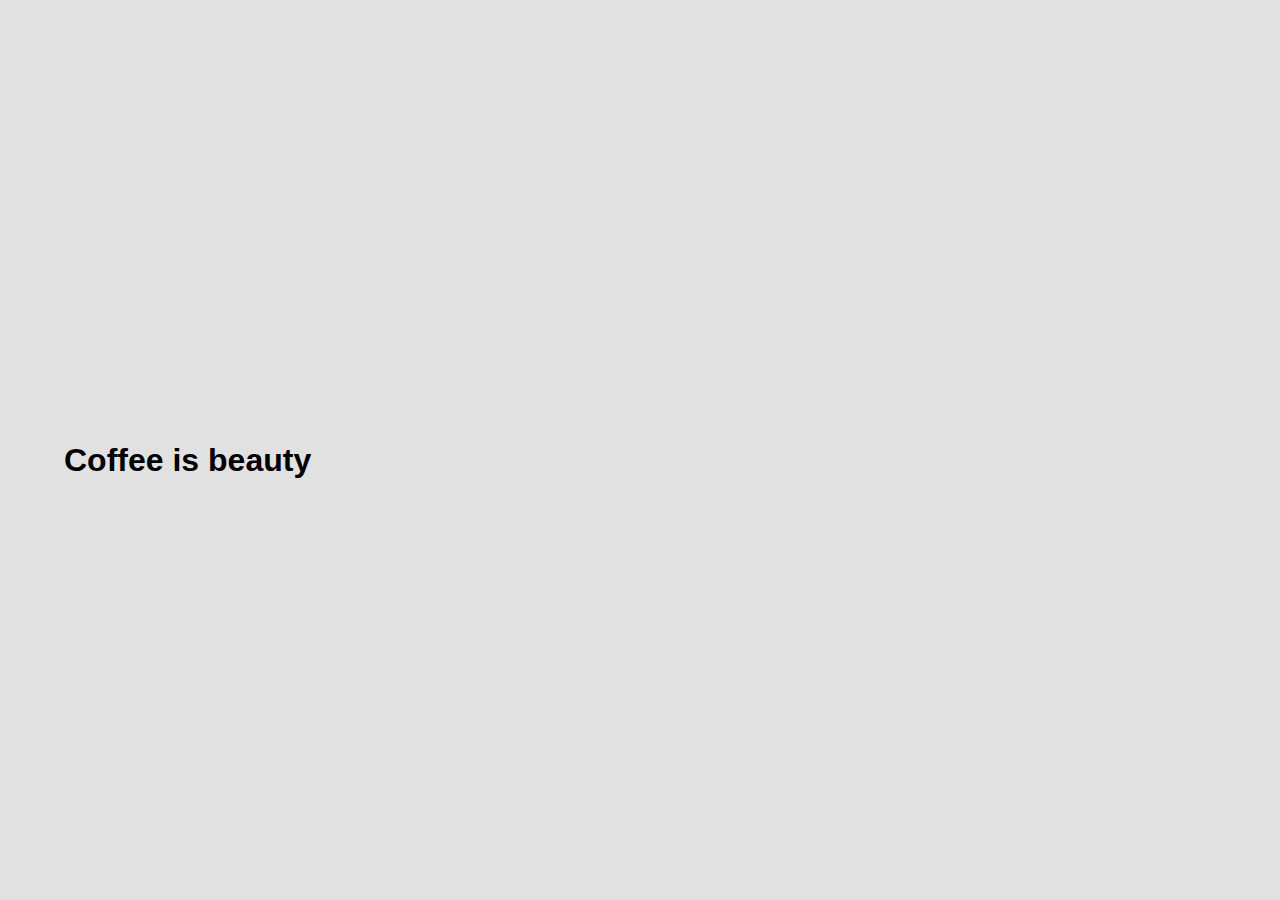
<file: coffee.html>
<!DOCTYPE html>
<html lang="en">

<head>
    <meta charset="UTF-8">
    <meta name="viewport" content="width=device-width, initial-scale=1.0">
    <title>Cards Design</title>
    <link rel="stylesheet" href="styles.css">
</head>

<body>
    <div class="container">
        <h1 class="hoverCursor">Coffee is beauty</h1>
        <div class="coffee-details">
            <!-- Sample content for demonstration purposes -->
            <div class="grid-item">
                <h2>Oct 28, 2023</h2>
                <p class="entryText">The stillness of coffee allows us to understand a little of ourselves. 
                We are complexity in all forms. Yet, this delicious drink is something better.
            </p>
            </div>
            <div class="grid-item"><img src="images/cortado.jpg" alt="Coffee Image 1"></div>
            <!-- Image Modal -->
            <div id="myModal" class="modal">
                <span class="close">&times;</span>
                <img class="modal-content" id="img01">
                <div id="caption"></div>
            </div>
  
            <div class="grid-item">
                <h2>Oct 20, 2023</h2>
                <p class="entryText">This one was good. That's all I can say.
                </p>
            </div>
            <div class="grid-item"><img src="images/coffee_3.jpg" alt="Coffee Image 2"></div>
            
            <!-- Add more content as required -->
        </div>
    </div>
    
    <script src="script.js"></script>
</body>
<script>
    document.querySelector("h1").addEventListener("click", function() {
    // Show the coffee-details div
    document.querySelector(".coffee-details").style.display = "grid";
    
    // Add animation class to h1
    this.classList.add("move-to-top");
});

    // Get the modal
    var modal = document.getElementById('myModal');

    // Get the image and insert it inside the modal 
    var img = document.querySelectorAll('.grid-item img');
    var modalImg = document.getElementById("img01");

    for(let i = 0; i < img.length; i++) {
        img[i].onclick = function() {
            modal.style.display = "block";
            modalImg.src = this.src;
        }
    }

    // Get the <span> element that closes the modal
    var span = document.getElementsByClassName("close")[0];

    // When the user clicks on <span> (x), close the modal
    span.onclick = function() {
        modal.style.display = "none";
    }

</script>
</html>
</file>
<file: styles.css>
body {
    margin: 0;
    font-family: Arial, sans-serif;
    display: flex;
    justify-content: center;
    align-items: center; /* This will center the content vertically */
    min-height: 100vh; /* This ensures the flex container takes the full viewport height */
    background-color: #e1e1e1;
}

.container {
    width: 90%;
    max-width: 1200px;
    margin-top: 20px; /* top margin to prevent it from touching the top */
}

.text-content {
    margin-bottom: 20px; /* Add some spacing between the text and the card grid */
}

.text-content h1 {
    font-size: 2.5rem;
    margin-bottom: 10px;
}

.text-content p {
    font-size: 1rem;
    line-height: 1.5;
    color: #555;
}

.card-grid {
    display: grid;
    grid-template-columns: repeat(auto-fill, minmax(200px, 1fr));
    gap: 20px;
}

.card {
    background-color: #fff;
    overflow: hidden;
    box-shadow: 0 4px 8px rgba(0, 0, 0, 0.2);
    transition: 0.3s;
    cursor: pointer;
    aspect-ratio: 1/1; /* Maintain the square shape */
    border-radius: 20px;
}

.card:hover {
    box-shadow: 0 8px 16px rgba(0, 0, 0, 0.3);
}

.card-content {
    position: relative;
    width: 100%;
    height: 100%;
}

.card-content img {
    width: 100%;
    height: 100%;
    object-fit: cover;
    display: block;
    border-radius: inherit;
}


.logo {
    position: absolute;
    bottom: 10px;
    right: 10px;
}


.logo img {
    max-width: 60px;
}

@media screen and (max-width: 600px) {
    .card {
        width: 100%;
    }

    .text-content h1 {
        font-size: 2rem; /* Adjust font size for mobile */
    }

    .text-content p {
        font-size: 0.9rem; /* Adjust font size for mobile */
    }
}

@keyframes coffeeDetails {
    0% {
        opacity: 0%;
    }
    100% {
        opacity: 100%;
    }
}

/* Initially hide the coffee-details div */
.coffee-details {
    display: none;
    grid-template-columns: repeat(auto-fill, minmax(200px, 1fr)); /* Responsive grid */
    gap: 20px;
    animation: coffeeDetails 2s forwards;
}

.grid-item {
    /* Style your grid items if necessary */
}

.grid-item img {
    cursor: pointer;
    width: 200px; /* Adjust this value as needed */
    height: auto; /* To maintain the image's aspect ratio */
    border-radius: 10px; /* Rounded corners */
}

.grid-item:nth-child(even) {
    margin-right: 40px; /* You can adjust this value as needed */
}


/* Animation for h1 element */
@keyframes slideToTop {
    0% {
        transform: translateY(0);
    }
    100% {
        transform: translateY(calc(5% - 50%)); /* Moves the h1 to 5% from the top. Adjust this value if necessary. */
    }
}


h1.move-to-top {
    animation: slideToTop 1s forwards; /* The forwards value ensures the h1 stays in its final position after the animation ends */
}

.hoverCursor {
    cursor: pointer;
    
}

.entryText {
    text-align: justify;
}

@media screen and (min-width: 768px) { /* This is a common breakpoint for tablets and up */
    .coffee-details {
        grid-template-columns: repeat(4, 1fr); /* 4 grid items in a row */
    }
}

/* Styles for Modal Image */
.modal {
    display: none; /* Hidden by default */
    position: fixed; /* Fixed/sticky position */
    z-index: 1; /* Sit on top */
    padding-top: 100px; /* Location of the box */
    left: 0;
    top: 0;
    width: 100%; /* Full width */
    height: 100%; /* Full height */
    overflow: auto; /* Enable scroll if needed */
    background-color: rgb(0, 0, 0); /* Black w/ opacity */
    background-color: rgba(0, 0, 0, 0.9); /* Black w/ opacity */
}

.modal-content {
    margin: auto;
    display: block;
    width: 80%;
    max-width: 700px;
}

/* The Close Button */
.close {
    position: absolute;
    top: 15px;
    right: 35px;
    color: #f1f1f1;
    font-size: 40px;
    font-weight: bold;
    transition: 0.3s;
}

.close:hover, .close:focus {
    color: #bbb;
    text-decoration: none;
    cursor: pointer;
}
</file>
<file: library/styles.css>
* { margin: 0; padding: 0; box-sizing: border-box; }

:root {
    --win-face: #c0c0c0;
    --win-light: #ffffff;
    --win-mid: #dfdfdf;
    --win-shadow: #808080;
    --win-dark: #000000;
    --win-title: #000080;
    --win-title-inactive: #808080;
    --win-title-text: #ffffff;
    --win-desktop: #008080;
    --win-selection: #000080;
}

html, body {
    height: 100%;
    overflow: hidden;
    font-family: 'Segoe UI', Tahoma, Geneva, Verdana, sans-serif;
    font-size: 13px;
    user-select: none;
    -webkit-user-select: none;
}

/* ---- DESKTOP ---- */
#desktop {
    position: fixed;
    inset: 0;
    bottom: 36px;
    background: var(--win-desktop);
    overflow: hidden;
}

.desktop-icons {
    display: flex;
    flex-direction: column;
    gap: 8px;
    padding: 12px;
    align-items: flex-start;
    flex-wrap: wrap;
    max-height: 100%;
    align-content: flex-start;
}

.desktop-icon {
    display: flex;
    flex-direction: column;
    align-items: center;
    gap: 4px;
    padding: 4px 8px 6px;
    cursor: pointer;
    border: 1px solid transparent;
    min-width: 72px;
    -webkit-tap-highlight-color: transparent;
}

.desktop-icon:active,
.desktop-icon.selected {
    border: 1px dotted #fff;
}

.desktop-icon .icon-img {
    width: 40px;
    height: 40px;
    pointer-events: none;
}

.desktop-icon .icon-label {
    font-size: 12px;
    color: #fff;
    text-align: center;
    text-shadow: 1px 1px 1px #000;
    line-height: 1.2;
    max-width: 80px;
    word-wrap: break-word;
    pointer-events: none;
}

/* ---- WINDOWS ---- */
.win {
    position: absolute;
    background: var(--win-face);
    display: flex;
    flex-direction: column;
    border-top: 2px solid var(--win-light);
    border-left: 2px solid var(--win-light);
    border-right: 2px solid var(--win-dark);
    border-bottom: 2px solid var(--win-dark);
    box-shadow: inset 1px 1px 0 var(--win-mid), inset -1px -1px 0 var(--win-shadow);
    min-width: 240px;
    min-height: 120px;
}

.win.maximized {
    top: 0 !important;
    left: 0 !important;
    width: 100% !important;
    height: calc(100vh - 36px) !important;
    border: none;
    box-shadow: none;
}

.win.minimized {
    display: none;
}

/* Title Bar */
.title-bar {
    display: flex;
    align-items: center;
    gap: 4px;
    padding: 2px 3px;
    background: linear-gradient(90deg, var(--win-title), #1084d0);
    color: var(--win-title-text);
    flex-shrink: 0;
    cursor: default;
}

.win.inactive .title-bar {
    background: linear-gradient(90deg, var(--win-title-inactive), #b4b4b4);
}

.title-bar-icon {
    width: 16px;
    height: 16px;
    flex-shrink: 0;
}

.title-bar-text {
    flex: 1;
    font-size: 12px;
    font-weight: 700;
    white-space: nowrap;
    overflow: hidden;
    text-overflow: ellipsis;
    padding-left: 2px;
    pointer-events: none;
}

.title-bar-controls {
    display: flex;
    gap: 2px;
    flex-shrink: 0;
}

.title-bar-controls button {
    width: 18px;
    height: 16px;
    background: var(--win-face);
    border-top: 1px solid var(--win-light);
    border-left: 1px solid var(--win-light);
    border-right: 1px solid var(--win-dark);
    border-bottom: 1px solid var(--win-dark);
    box-shadow: inset -1px -1px 0 var(--win-shadow);
    display: flex;
    align-items: center;
    justify-content: center;
    cursor: pointer;
    font-size: 9px;
    font-weight: 700;
    color: #000;
    padding: 0;
    font-family: inherit;
    line-height: 1;
}

.title-bar-controls button:active {
    border-top: 1px solid var(--win-dark);
    border-left: 1px solid var(--win-dark);
    border-right: 1px solid var(--win-light);
    border-bottom: 1px solid var(--win-light);
    box-shadow: inset 1px 1px 0 var(--win-shadow);
    padding: 1px 0 0 1px;
}

/* Menu Bar */
.menu-bar {
    display: flex;
    gap: 0;
    padding: 1px 0;
    border-bottom: 1px solid var(--win-shadow);
    flex-shrink: 0;
}

.menu-bar span {
    padding: 2px 8px;
    font-size: 12px;
    color: #000;
    cursor: default;
}

.menu-bar span:hover {
    background: var(--win-selection);
    color: #fff;
}

/* Window Body */
.win-body {
    flex: 1;
    margin: 3px;
    overflow: auto;
    background: #fff;
    border-top: 1px solid var(--win-shadow);
    border-left: 1px solid var(--win-shadow);
    border-right: 1px solid var(--win-light);
    border-bottom: 1px solid var(--win-light);
    box-shadow: inset 1px 1px 0 var(--win-dark);
}

/* Status Bar */
.status-bar {
    display: flex;
    align-items: center;
    padding: 2px 4px;
    flex-shrink: 0;
}

.status-bar-field {
    flex: 1;
    padding: 1px 6px;
    font-size: 11px;
    color: #000;
    border-top: 1px solid var(--win-shadow);
    border-left: 1px solid var(--win-shadow);
    border-right: 1px solid var(--win-light);
    border-bottom: 1px solid var(--win-light);
}

/* ---- FOLDER VIEW ---- */
.folder-grid {
    display: flex;
    flex-wrap: wrap;
    gap: 8px;
    padding: 12px;
    align-content: flex-start;
    min-height: 100%;
}

.folder-item {
    display: flex;
    flex-direction: column;
    align-items: center;
    gap: 4px;
    padding: 6px 10px 8px;
    cursor: pointer;
    border: 1px solid transparent;
    width: 90px;
    -webkit-tap-highlight-color: transparent;
}

.folder-item:active,
.folder-item.selected {
    background: var(--win-selection);
    border: 1px dotted #000;
}

.folder-item:active .folder-item-label,
.folder-item.selected .folder-item-label {
    color: #fff;
}

.folder-item .icon-img {
    width: 32px;
    height: 32px;
    pointer-events: none;
}

.folder-item-label {
    font-size: 11px;
    color: #000;
    text-align: center;
    line-height: 1.2;
    word-wrap: break-word;
    pointer-events: none;
}

/* ---- NOTEPAD / ARTICLE VIEW ---- */
.notepad-body {
    padding: 8px 12px;
    font-family: 'Segoe UI', -apple-system, sans-serif;
    font-size: 15px;
    line-height: 1.65;
    color: #1a1a1a;
    cursor: text;
    user-select: text;
    -webkit-user-select: text;
}

.notepad-body h2 {
    font-size: 22px;
    font-weight: 700;
    margin: 36px 0 10px;
    color: #000;
    letter-spacing: -0.01em;
}

.notepad-body h2:first-child {
    margin-top: 8px;
}

.notepad-body h3 {
    font-size: 17px;
    font-weight: 700;
    margin: 28px 0 8px;
    color: #000;
}

.notepad-body p {
    margin-bottom: 12px;
}

.notepad-body strong {
    font-weight: 600;
    color: #000;
}

.notepad-body ul, .notepad-body ol {
    margin: 0 0 12px 20px;
}

.notepad-body li {
    margin-bottom: 6px;
}

.notepad-body code {
    font-family: 'Cascadia Mono', 'SF Mono', Consolas, monospace;
    font-size: 0.88em;
    background: #f0f0f0;
    padding: 1px 4px;
    border: 1px solid #ddd;
}

.notepad-body pre {
    background: #f8f8f8;
    border-top: 1px solid var(--win-shadow);
    border-left: 1px solid var(--win-shadow);
    border-right: 1px solid var(--win-light);
    border-bottom: 1px solid var(--win-light);
    padding: 12px 14px;
    margin: 16px 0;
    overflow-x: auto;
    font-family: 'Cascadia Mono', 'SF Mono', Consolas, monospace;
    font-size: 13px;
    line-height: 1.55;
    color: #1a1a1a;
}

.notepad-body pre code {
    background: none;
    border: none;
    padding: 0;
    font-size: inherit;
}

.notepad-body .svg-diagram {
    display: flex;
    justify-content: center;
    margin: 24px 0;
    padding: 20px 12px;
    overflow-x: auto;
}

.notepad-body .svg-diagram svg {
    width: 100%;
    height: auto;
    flex-shrink: 0;
}

.notepad-body .takeaways {
    margin: 32px 0 16px;
    padding-top: 16px;
    border-top: 1px solid #ccc;
}

/* ---- IMAGE VIEWER ---- */
.viewer-body {
    background: #0a0520;
    display: flex;
    align-items: center;
    justify-content: center;
    padding: 0;
    overflow: hidden;
}

.viewer-body svg {
    width: 100%;
    height: 100%;
    display: block;
}

.notepad-body .takeaways h3 {
    font-size: 14px;
    text-transform: uppercase;
    letter-spacing: 0.04em;
    color: #555;
    margin: 0 0 12px;
}

.notepad-body .takeaways ul {
    margin-left: 0;
    list-style: none;
}

.notepad-body .takeaways li {
    padding: 6px 0;
    border-bottom: 1px solid #eee;
}

.notepad-body .takeaways li:last-child {
    border-bottom: none;
}

/* ---- TASKBAR ---- */
#taskbar {
    position: fixed;
    bottom: 0;
    left: 0;
    right: 0;
    height: 36px;
    background: var(--win-face);
    border-top: 2px solid var(--win-light);
    display: flex;
    align-items: center;
    padding: 2px 4px;
    gap: 4px;
    z-index: 9999;
}

#start-btn {
    height: 28px;
    padding: 0 8px;
    font-size: 12px;
    font-weight: 700;
    font-family: inherit;
    background: var(--win-face);
    border-top: 2px solid var(--win-light);
    border-left: 2px solid var(--win-light);
    border-right: 2px solid var(--win-dark);
    border-bottom: 2px solid var(--win-dark);
    box-shadow: inset -1px -1px 0 var(--win-shadow);
    cursor: pointer;
    display: flex;
    align-items: center;
    gap: 4px;
    flex-shrink: 0;
}

#start-btn:active, #start-btn.active {
    border-top: 2px solid var(--win-dark);
    border-left: 2px solid var(--win-dark);
    border-right: 2px solid var(--win-light);
    border-bottom: 2px solid var(--win-light);
    box-shadow: inset 1px 1px 0 var(--win-shadow);
    padding: 1px 7px 0 9px;
}

#start-btn svg {
    width: 18px;
    height: 18px;
    pointer-events: none;
}

.taskbar-divider {
    width: 2px;
    height: 24px;
    border-left: 1px solid var(--win-shadow);
    border-right: 1px solid var(--win-light);
    flex-shrink: 0;
}

#taskbar-windows {
    flex: 1;
    display: flex;
    gap: 3px;
    overflow: hidden;
    min-width: 0;
}

.taskbar-btn {
    height: 26px;
    min-width: 0;
    max-width: 180px;
    flex: 1;
    padding: 0 8px;
    font-size: 12px;
    font-family: inherit;
    background: var(--win-face);
    border-top: 2px solid var(--win-light);
    border-left: 2px solid var(--win-light);
    border-right: 2px solid var(--win-dark);
    border-bottom: 2px solid var(--win-dark);
    box-shadow: inset -1px -1px 0 var(--win-shadow);
    cursor: pointer;
    display: flex;
    align-items: center;
    gap: 4px;
    white-space: nowrap;
    overflow: hidden;
    text-overflow: ellipsis;
    text-align: left;
    color: #000;
}

.taskbar-btn.active {
    border-top: 2px solid var(--win-dark);
    border-left: 2px solid var(--win-dark);
    border-right: 2px solid var(--win-light);
    border-bottom: 2px solid var(--win-light);
    box-shadow: inset 1px 1px 0 var(--win-shadow);
    font-weight: 700;
    background: #fff;
}

.taskbar-btn .btn-text {
    overflow: hidden;
    text-overflow: ellipsis;
    pointer-events: none;
}

#tray {
    display: flex;
    align-items: center;
    padding: 0 8px;
    height: 24px;
    border-top: 1px solid var(--win-shadow);
    border-left: 1px solid var(--win-shadow);
    border-right: 1px solid var(--win-light);
    border-bottom: 1px solid var(--win-light);
    flex-shrink: 0;
}

#clock {
    font-size: 12px;
    color: #000;
    font-variant-numeric: tabular-nums;
}

/* ---- START MENU ---- */
#start-menu {
    position: fixed;
    bottom: 36px;
    left: 4px;
    width: 200px;
    background: var(--win-face);
    border-top: 2px solid var(--win-light);
    border-left: 2px solid var(--win-light);
    border-right: 2px solid var(--win-dark);
    border-bottom: 2px solid var(--win-dark);
    box-shadow: inset -1px -1px 0 var(--win-shadow);
    z-index: 10000;
    display: none;
    flex-direction: column;
}

#start-menu.open {
    display: flex;
}

.start-sidebar {
    position: absolute;
    left: 0;
    top: 0;
    bottom: 0;
    width: 24px;
    background: linear-gradient(to top, #000080, #1084d0);
    display: flex;
    align-items: flex-end;
    padding: 6px 0;
}

.start-sidebar span {
    color: #ccc;
    font-size: 11px;
    font-weight: 700;
    writing-mode: vertical-rl;
    transform: rotate(180deg);
    letter-spacing: 1px;
    padding: 4px;
}

.start-items {
    margin-left: 24px;
    padding: 4px 0;
}

.start-item {
    display: flex;
    align-items: center;
    gap: 8px;
    padding: 6px 12px;
    cursor: pointer;
    font-size: 12px;
    color: #000;
}

.start-item:hover {
    background: var(--win-selection);
    color: #fff;
}

.start-item .si-icon {
    font-size: 16px;
    width: 20px;
    text-align: center;
    pointer-events: none;
}

.start-divider {
    height: 1px;
    margin: 2px 4px 2px 28px;
    border-top: 1px solid var(--win-shadow);
    border-bottom: 1px solid var(--win-light);
}

/* ---- DIALOG ---- */
.dialog-overlay {
    position: fixed;
    inset: 0;
    background: transparent;
    z-index: 20000;
    display: flex;
    align-items: center;
    justify-content: center;
}

.dialog {
    background: var(--win-face);
    border-top: 2px solid var(--win-light);
    border-left: 2px solid var(--win-light);
    border-right: 2px solid var(--win-dark);
    border-bottom: 2px solid var(--win-dark);
    box-shadow: inset -1px -1px 0 var(--win-shadow);
    padding: 0;
    min-width: 280px;
    max-width: 380px;
}

.dialog .title-bar {
    cursor: default;
}

.dialog-body {
    padding: 20px 24px;
    display: flex;
    align-items: flex-start;
    gap: 16px;
}

.dialog-icon {
    font-size: 32px;
    flex-shrink: 0;
    line-height: 1;
}

.dialog-text {
    font-size: 13px;
    line-height: 1.45;
    color: #000;
}

.dialog-text strong {
    display: block;
    margin-bottom: 6px;
    font-size: 13px;
}

.dialog-actions {
    display: flex;
    justify-content: center;
    padding: 0 24px 16px;
    gap: 8px;
}

.dialog-actions button {
    min-width: 80px;
    height: 26px;
    font-size: 12px;
    font-family: inherit;
    background: var(--win-face);
    border-top: 2px solid var(--win-light);
    border-left: 2px solid var(--win-light);
    border-right: 2px solid var(--win-dark);
    border-bottom: 2px solid var(--win-dark);
    box-shadow: inset -1px -1px 0 var(--win-shadow);
    cursor: pointer;
    color: #000;
}

.dialog-actions button:active {
    border-top: 2px solid var(--win-dark);
    border-left: 2px solid var(--win-dark);
    border-right: 2px solid var(--win-light);
    border-bottom: 2px solid var(--win-light);
    box-shadow: inset 1px 1px 0 var(--win-shadow);
}

.dialog-actions button:focus-visible {
    outline: 1px dotted #000;
    outline-offset: -4px;
}

/* ---- RESPONSIVE ---- */
@media (max-width: 600px) {
    .desktop-icons {
        flex-direction: row;
        flex-wrap: wrap;
        justify-content: center;
        padding: 16px 8px;
        gap: 4px;
        max-height: none;
    }

    .desktop-icon {
        min-width: 80px;
    }

    .win:not(.maximized) {
        left: 2px !important;
        top: 2px !important;
        width: calc(100% - 4px) !important;
        height: calc(100vh - 40px) !important;
    }

    .folder-grid {
        justify-content: center;
    }

    .notepad-body {
        font-size: 15px;
        padding: 8px 10px;
    }

    .notepad-body h2 {
        font-size: 19px;
    }

    .notepad-body h3 {
        font-size: 16px;
    }

    .notepad-body .diagram {
        font-size: 10px;
        padding: 10px;
    }

    .taskbar-btn {
        max-width: 120px;
    }
}

@media (min-width: 601px) and (max-width: 900px) {
    .win:not(.maximized) {
        max-width: calc(100% - 20px);
        max-height: calc(100vh - 56px);
    }
}
</file>
<file: analysis/base.css>
/* ══════════════════════════════════════════════
   Base Layout — Strategic Intelligence Briefs
   Shared across all profile pages
   ══════════════════════════════════════════════ */

:root {
    --bg: #ffffff;
    --bg-secondary: #f5f5f7;
    --text: #1d1d1f;
    --muted: #86868b;
    --light: #aeaeb2;
    --border: #e5e5e5;
    --quote-border: #d2d2d7;
    --sidebar-w: 240px;
    --font: -apple-system, 'Helvetica Neue', 'Segoe UI', sans-serif;
}

*, *::before, *::after {
    margin: 0;
    padding: 0;
    box-sizing: border-box;
}

html {
    font-size: 15px;
    line-height: 1.75;
    -webkit-font-smoothing: antialiased;
    -moz-osx-font-smoothing: grayscale;
}

body {
    font-family: var(--font);
    color: var(--text);
    background: var(--bg);
}

/* ── Sidebar ── */
.sidebar {
    position: fixed;
    top: 0;
    left: 0;
    width: var(--sidebar-w);
    height: 100vh;
    background: var(--bg);
    border-right: 1px solid var(--border);
    padding: 40px 0 32px 0;
    display: flex;
    flex-direction: column;
    z-index: 100;
    overflow-y: auto;
}

.sidebar-back {
    display: block;
    padding: 0 28px 24px;
    font-size: 13px;
    color: var(--muted);
    text-decoration: none;
    letter-spacing: 0.02em;
    border-bottom: 1px solid var(--border);
    margin-bottom: 24px;
    padding-bottom: 24px;
    transition: color 0.2s;
}

.sidebar-back:hover {
    color: var(--text);
}

.sidebar-name {
    padding: 0 28px 24px;
    font-size: 15px;
    font-weight: 600;
    color: var(--text);
    letter-spacing: -0.01em;
}

.sidebar nav {
    display: flex;
    flex-direction: column;
    gap: 2px;
}

.sidebar nav a {
    display: block;
    padding: 8px 28px;
    font-size: 14px;
    color: var(--muted);
    text-decoration: none;
    letter-spacing: 0.01em;
    transition: color 0.2s, background 0.2s;
}

.sidebar nav a:hover {
    color: var(--text);
    background: var(--bg-secondary);
}

.sidebar nav a.active {
    color: var(--text);
    font-weight: 600;
    background: var(--bg-secondary);
}

/* ── Hamburger (mobile) ── */
.hamburger {
    display: none;
    position: fixed;
    top: 20px;
    left: 20px;
    z-index: 200;
    width: 36px;
    height: 36px;
    background: var(--bg);
    border: 1px solid var(--border);
    border-radius: 8px;
    cursor: pointer;
    flex-direction: column;
    align-items: center;
    justify-content: center;
    gap: 5px;
}

.hamburger span {
    display: block;
    width: 18px;
    height: 1.5px;
    background: var(--text);
    transition: transform 0.3s, opacity 0.3s;
}

.hamburger.open span:nth-child(1) {
    transform: translateY(6.5px) rotate(45deg);
}

.hamburger.open span:nth-child(2) {
    opacity: 0;
}

.hamburger.open span:nth-child(3) {
    transform: translateY(-6.5px) rotate(-45deg);
}

.overlay {
    display: none;
    position: fixed;
    inset: 0;
    background: rgba(0, 0, 0, 0.2);
    z-index: 90;
}

.overlay.show {
    display: block;
}

/* ── Main content ── */
.main {
    margin-left: var(--sidebar-w);
    max-width: 720px;
    padding: 80px 48px 120px;
}

/* ── Page header ── */
.page-label {
    font-size: 11px;
    letter-spacing: 0.08em;
    text-transform: uppercase;
    color: var(--muted);
    margin-bottom: 16px;
    font-weight: 500;
}

h1, .page-title {
    font-size: 2.6rem;
    font-weight: 300;
    letter-spacing: -0.02em;
    line-height: 1.15;
    color: var(--text);
    margin-bottom: 12px;
}

.subtitle, .page-subtitle {
    font-size: 1.05rem;
    color: var(--muted);
    font-weight: 400;
    line-height: 1.6;
    margin-bottom: 80px;
}

/* ── Section headings ── */
h2 {
    font-size: 1.75rem;
    font-weight: 300;
    letter-spacing: -0.01em;
    line-height: 1.25;
    color: var(--text);
    margin-bottom: 24px;
}

h3 {
    font-size: 1.2rem;
    font-weight: 400;
    letter-spacing: -0.005em;
    line-height: 1.35;
    color: var(--text);
    margin-bottom: 16px;
}

.section-heading {
    font-size: 11px;
    text-transform: uppercase;
    letter-spacing: 0.08em;
    color: var(--muted);
    margin-bottom: 28px;
    font-weight: 500;
}

/* ── Section spacing ── */
.section {
    margin-bottom: 0;
}

/* ── Typography ── */
p {
    color: var(--text);
    margin-bottom: 16px;
    line-height: 1.75;
}

.muted {
    color: var(--muted);
}

strong {
    font-weight: 600;
}

/* ── Blockquotes ── */
blockquote {
    border-left: 3px solid var(--quote-border);
    padding: 4px 0 4px 24px;
    margin: 24px 0;
    font-style: italic;
    color: var(--text);
}

blockquote p {
    margin-bottom: 0;
    color: var(--text);
}

blockquote .source {
    font-style: normal;
    font-size: 13px;
    color: var(--muted);
    margin-top: 8px;
}

/* ── Lists ── */
ul, ol {
    padding-left: 24px;
    margin-bottom: 16px;
}

li {
    margin-bottom: 10px;
    line-height: 1.75;
}

li ul, li ol {
    margin-top: 8px;
    margin-bottom: 8px;
}

/* ── Dividers ── */
.divider {
    border: none;
    border-top: 1px solid var(--border);
    margin: 64px 0;
}

.section-divider {
    height: 1px;
    background: var(--border);
    margin: 64px 0;
}

/* ── Framework sections (strategy pages) ── */
.framework {
    padding-top: 64px;
}

.framework-header {
    display: flex;
    align-items: baseline;
    gap: 20px;
    margin-bottom: 24px;
}

.framework-number {
    font-size: 3.5rem;
    font-weight: 200;
    line-height: 1;
    color: var(--light);
    letter-spacing: -0.02em;
    flex-shrink: 0;
}

.framework-title {
    font-size: 1.25rem;
    font-weight: 600;
    color: var(--text);
    line-height: 1.3;
}

.framework-body p {
    font-size: 15px;
    color: var(--text);
    line-height: 1.75;
    margin-bottom: 16px;
}

.framework-body p:last-child {
    margin-bottom: 0;
}

.framework-body blockquote {
    border-left: 3px solid var(--quote-border);
    padding: 12px 0 12px 20px;
    margin: 20px 0;
    font-style: italic;
    color: var(--muted);
    font-size: 15px;
    line-height: 1.75;
}

.framework-body blockquote p {
    color: var(--muted);
    margin-bottom: 0;
}

.framework-separator {
    border: none;
    border-top: 1px solid var(--border);
    margin: 64px 0 0;
}

/* ── Application boxes (strategy pages) ── */
.application {
    margin-top: 20px;
    padding: 20px 24px;
    background: var(--bg-secondary);
    border-radius: 8px;
}

.application-label {
    font-size: 11px;
    text-transform: uppercase;
    letter-spacing: 0.08em;
    color: var(--muted);
    margin-bottom: 8px;
    font-weight: 500;
}

.application p {
    font-size: 14px;
    color: var(--text);
    line-height: 1.7;
    margin-bottom: 0;
}

/* ── Timeline (used in some pages) ── */
.timeline {
    position: relative;
    padding: 8px 0 8px 32px;
    margin: 32px 0;
}

.timeline::before {
    content: "";
    position: absolute;
    left: 5px;
    top: 14px;
    bottom: 14px;
    width: 1px;
    background: var(--quote-border);
}

.timeline-item {
    position: relative;
    margin-bottom: 40px;
}

.timeline-item:last-child {
    margin-bottom: 0;
}

.timeline-item::before {
    content: "";
    position: absolute;
    left: -32px;
    top: 8px;
    width: 11px;
    height: 11px;
    border-radius: 50%;
    border: 1.5px solid var(--light);
    background: var(--bg);
    z-index: 1;
}

.timeline-era {
    font-size: 11px;
    font-weight: 500;
    letter-spacing: 0.08em;
    text-transform: uppercase;
    color: var(--muted);
    margin-bottom: 6px;
}

.timeline-item h4 {
    font-size: 17px;
    font-weight: 500;
    color: var(--text);
    margin-bottom: 10px;
}

.timeline-item p {
    color: var(--text);
    line-height: 1.75;
    margin-bottom: 12px;
}

.timeline-item blockquote {
    margin: 16px 0 0;
}

/* ── Clean list (bullet replacement) ── */
.clean-list {
    list-style: none;
    padding: 0;
    margin: 16px 0;
}

.clean-list li {
    position: relative;
    padding-left: 16px;
    margin-bottom: 8px;
    line-height: 1.75;
    color: var(--text);
}

.clean-list li::before {
    content: "";
    position: absolute;
    left: 0;
    top: 10px;
    width: 4px;
    height: 4px;
    border-radius: 50%;
    background: var(--light);
}

/* ── Progression (step indicator) ── */
.progression {
    display: flex;
    align-items: center;
    gap: 16px;
    margin: 24px 0;
    flex-wrap: wrap;
}

.progression-step {
    font-size: 14px;
    font-weight: 500;
    color: var(--text);
}

.progression-arrow {
    color: var(--light);
    font-size: 14px;
}

/* ── Footer ── */
.footer {
    font-size: 12px;
    color: var(--light);
    padding-top: 0;
}

/* ── Label ── */
.label,
.section-label {
    font-size: 11px;
    text-transform: uppercase;
    letter-spacing: 0.08em;
    color: var(--muted);
    font-weight: 500;
    margin-bottom: 16px;
}

/* ── Quick facts grid (overview pages) ── */
.quick-facts {
    display: grid;
    grid-template-columns: 1fr 1fr;
    gap: 1px;
    background: var(--border);
    border: 1px solid var(--border);
    border-radius: 8px;
    overflow: hidden;
    margin: 32px 0;
}

.quick-fact {
    background: var(--bg);
    padding: 16px 20px;
}

.quick-fact-label {
    font-size: 11px;
    text-transform: uppercase;
    letter-spacing: 0.08em;
    color: var(--muted);
    margin-bottom: 4px;
}

.quick-fact-value {
    font-size: 15px;
    font-weight: 500;
    color: var(--text);
}

/* ── Section index grid (overview pages) ── */
.section-index {
    display: grid;
    grid-template-columns: 1fr 1fr;
    gap: 16px;
    margin-top: 48px;
}

.section-card {
    display: block;
    padding: 24px;
    background: var(--bg-secondary);
    border-radius: 12px;
    text-decoration: none;
    transition: opacity 0.2s;
}

.section-card:hover {
    opacity: 0.7;
}

.section-card-title {
    font-size: 15px;
    font-weight: 600;
    color: var(--text);
    margin-bottom: 6px;
}

.section-card-desc {
    font-size: 13px;
    color: var(--muted);
    line-height: 1.5;
}

/* ══════════════════════════════════════════════
   Responsive
   ══════════════════════════════════════════════ */
@media (max-width: 840px) {
    .sidebar {
        transform: translateX(-100%);
        transition: transform 0.25s ease;
        box-shadow: none;
    }

    .sidebar.open {
        transform: translateX(0);
        box-shadow: 4px 0 24px rgba(0, 0, 0, 0.06);
    }

    .hamburger {
        display: flex;
    }

    .main {
        margin-left: 0;
        padding: 80px 28px 100px;
    }

    .section-index {
        grid-template-columns: 1fr;
    }

    .progression {
        flex-direction: column;
        align-items: flex-start;
        gap: 8px;
    }

    .progression-arrow {
        transform: rotate(90deg);
    }
}

@media (max-width: 480px) {
    h1, .page-title {
        font-size: 2rem;
    }

    h2 {
        font-size: 1.4rem;
    }

    .main {
        padding: 72px 20px 80px;
    }

    .subtitle, .page-subtitle {
        font-size: 1rem;
        margin-bottom: 60px;
    }

    .divider, .section-divider {
        margin: 48px 0;
    }

    .framework {
        padding-top: 48px;
    }

    .framework-separator {
        margin: 48px 0 0;
    }

    .framework-header {
        gap: 14px;
    }

    .framework-number {
        font-size: 2.2rem;
    }

    .framework-title {
        font-size: 1.1rem;
    }

    .quick-facts {
        grid-template-columns: 1fr;
    }
}
</file>
